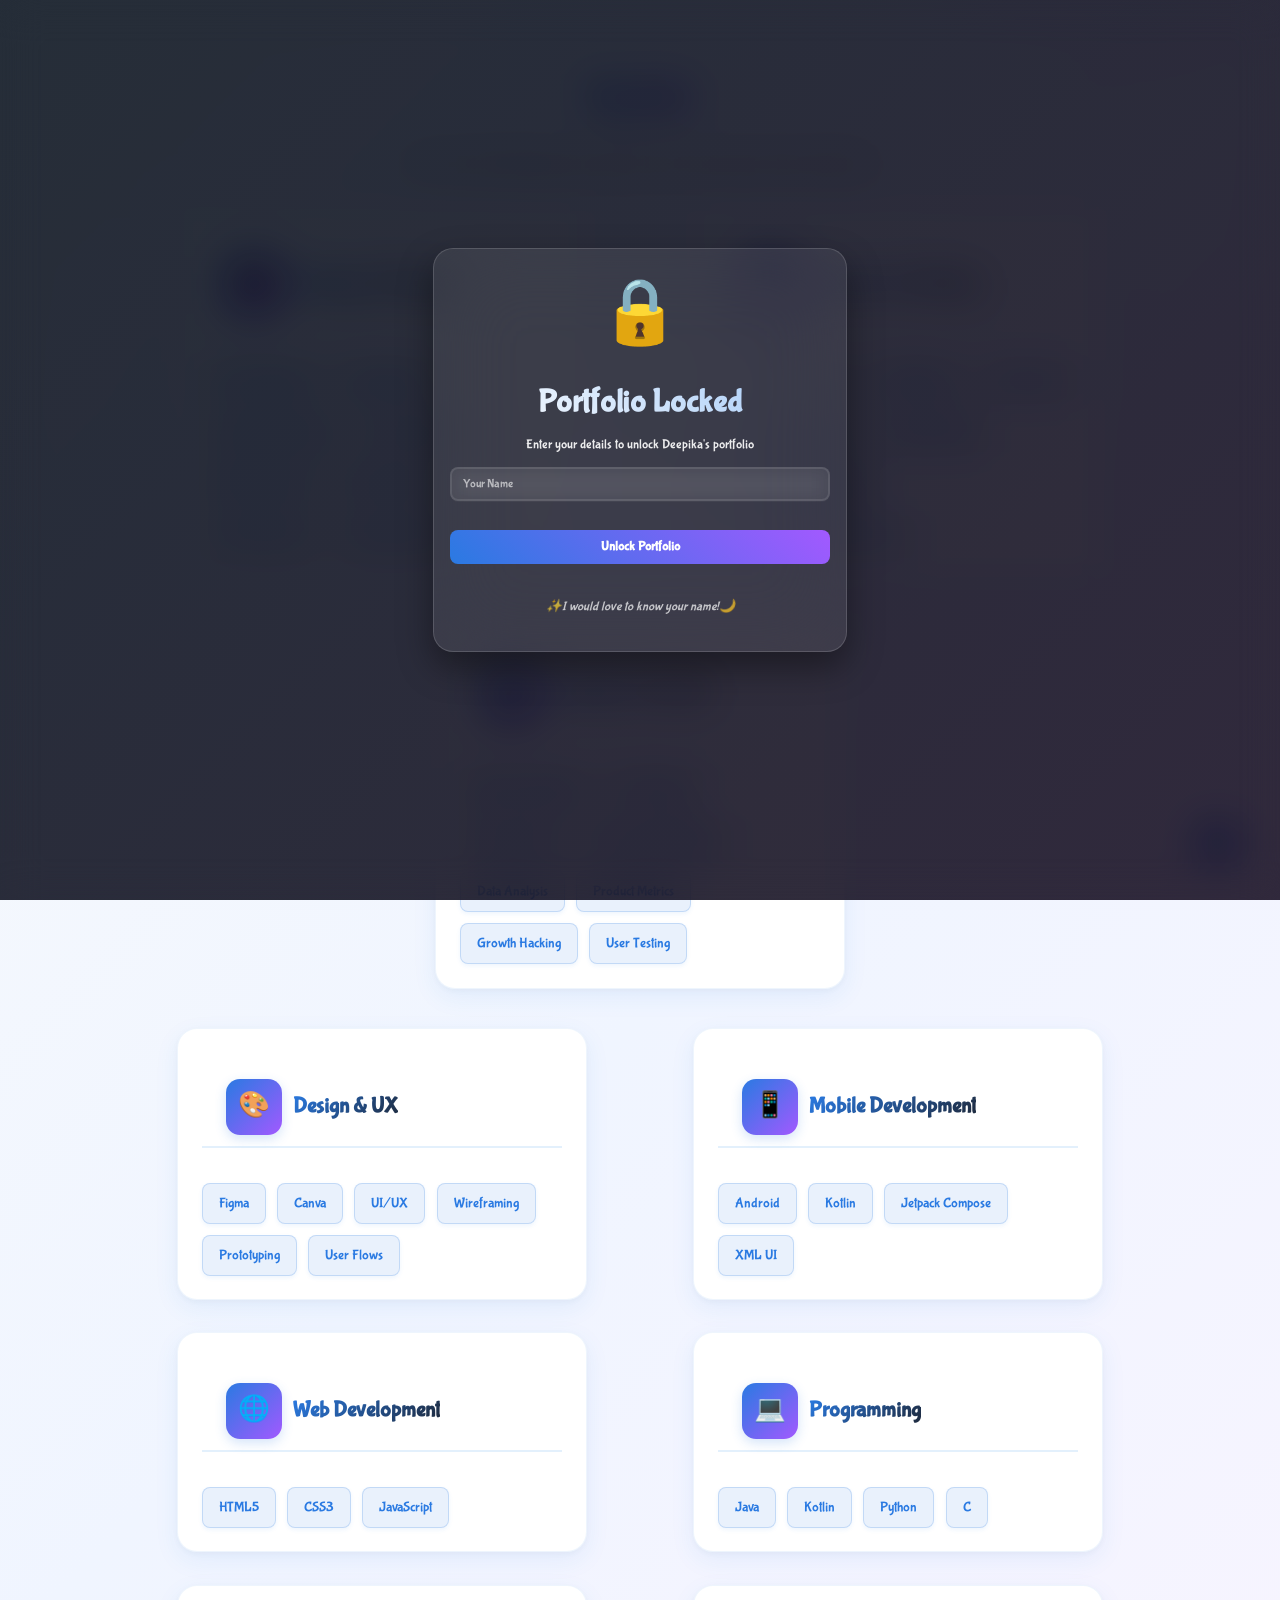
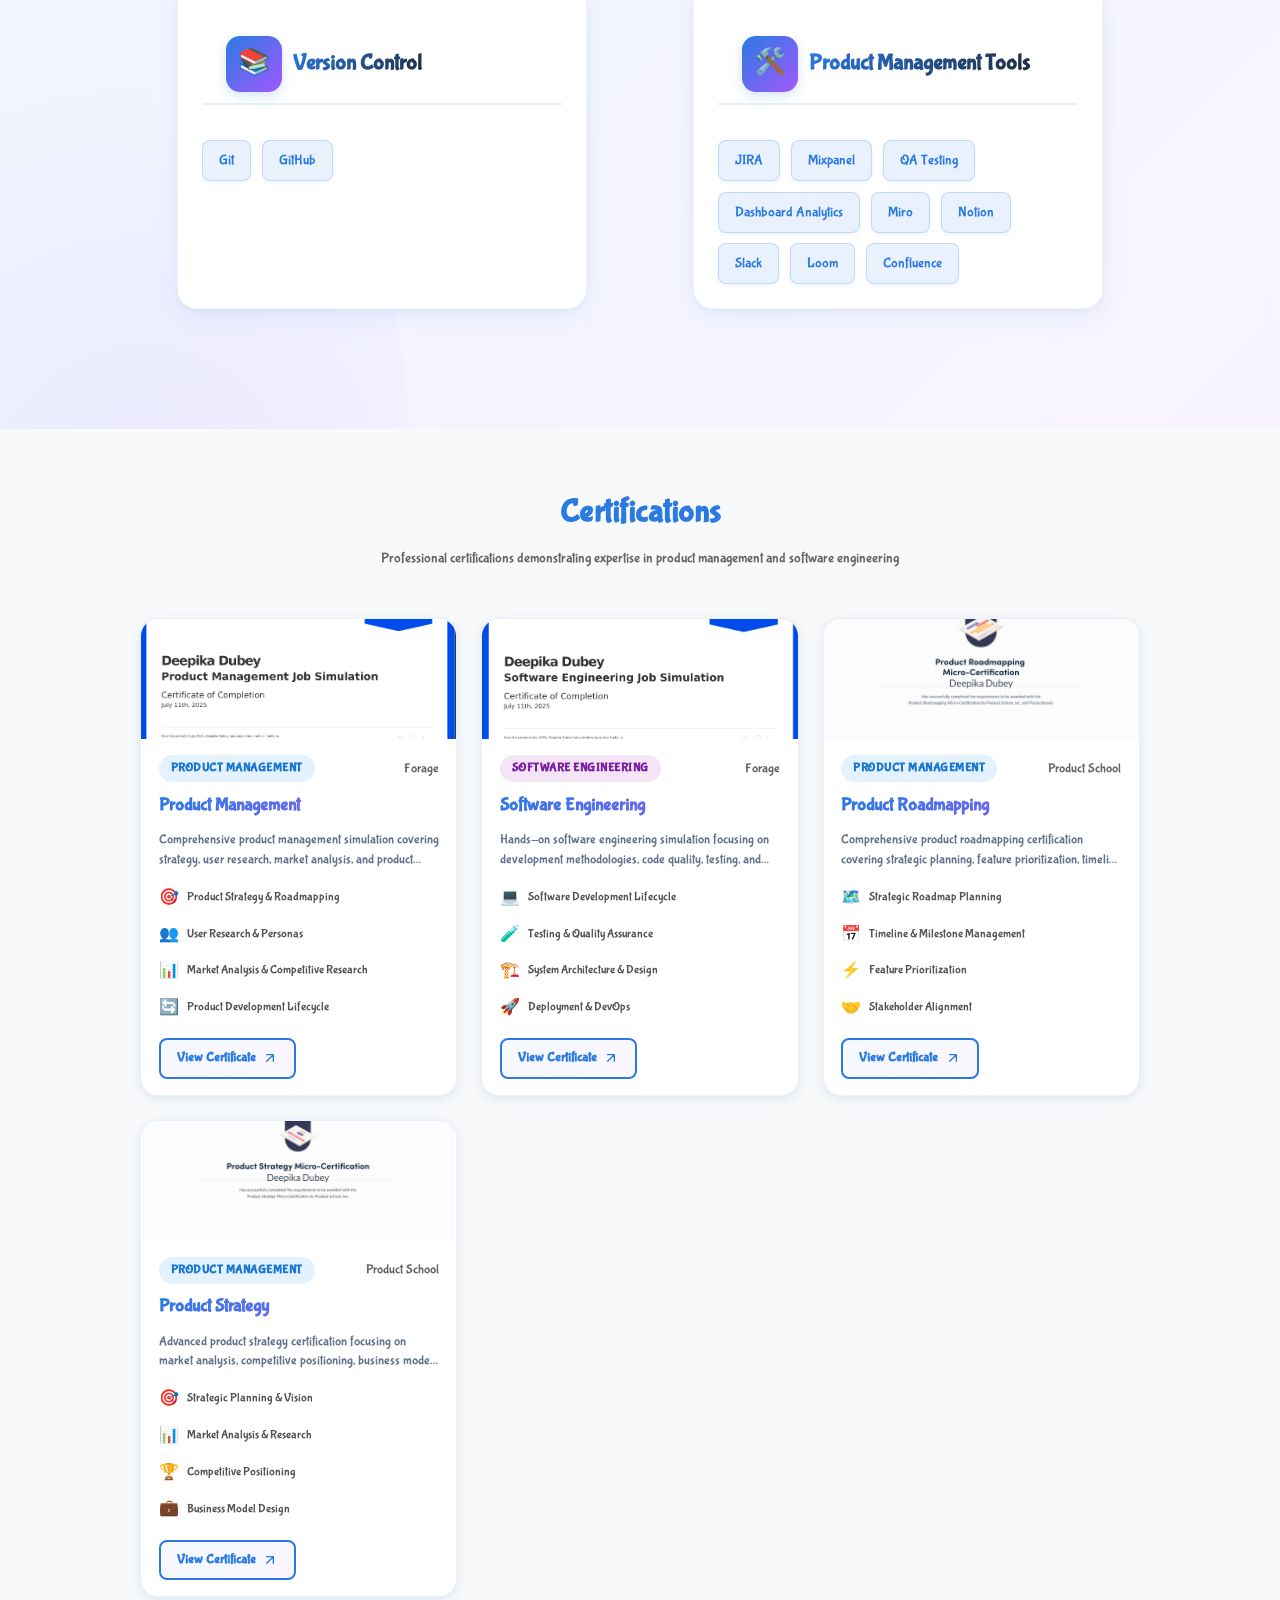
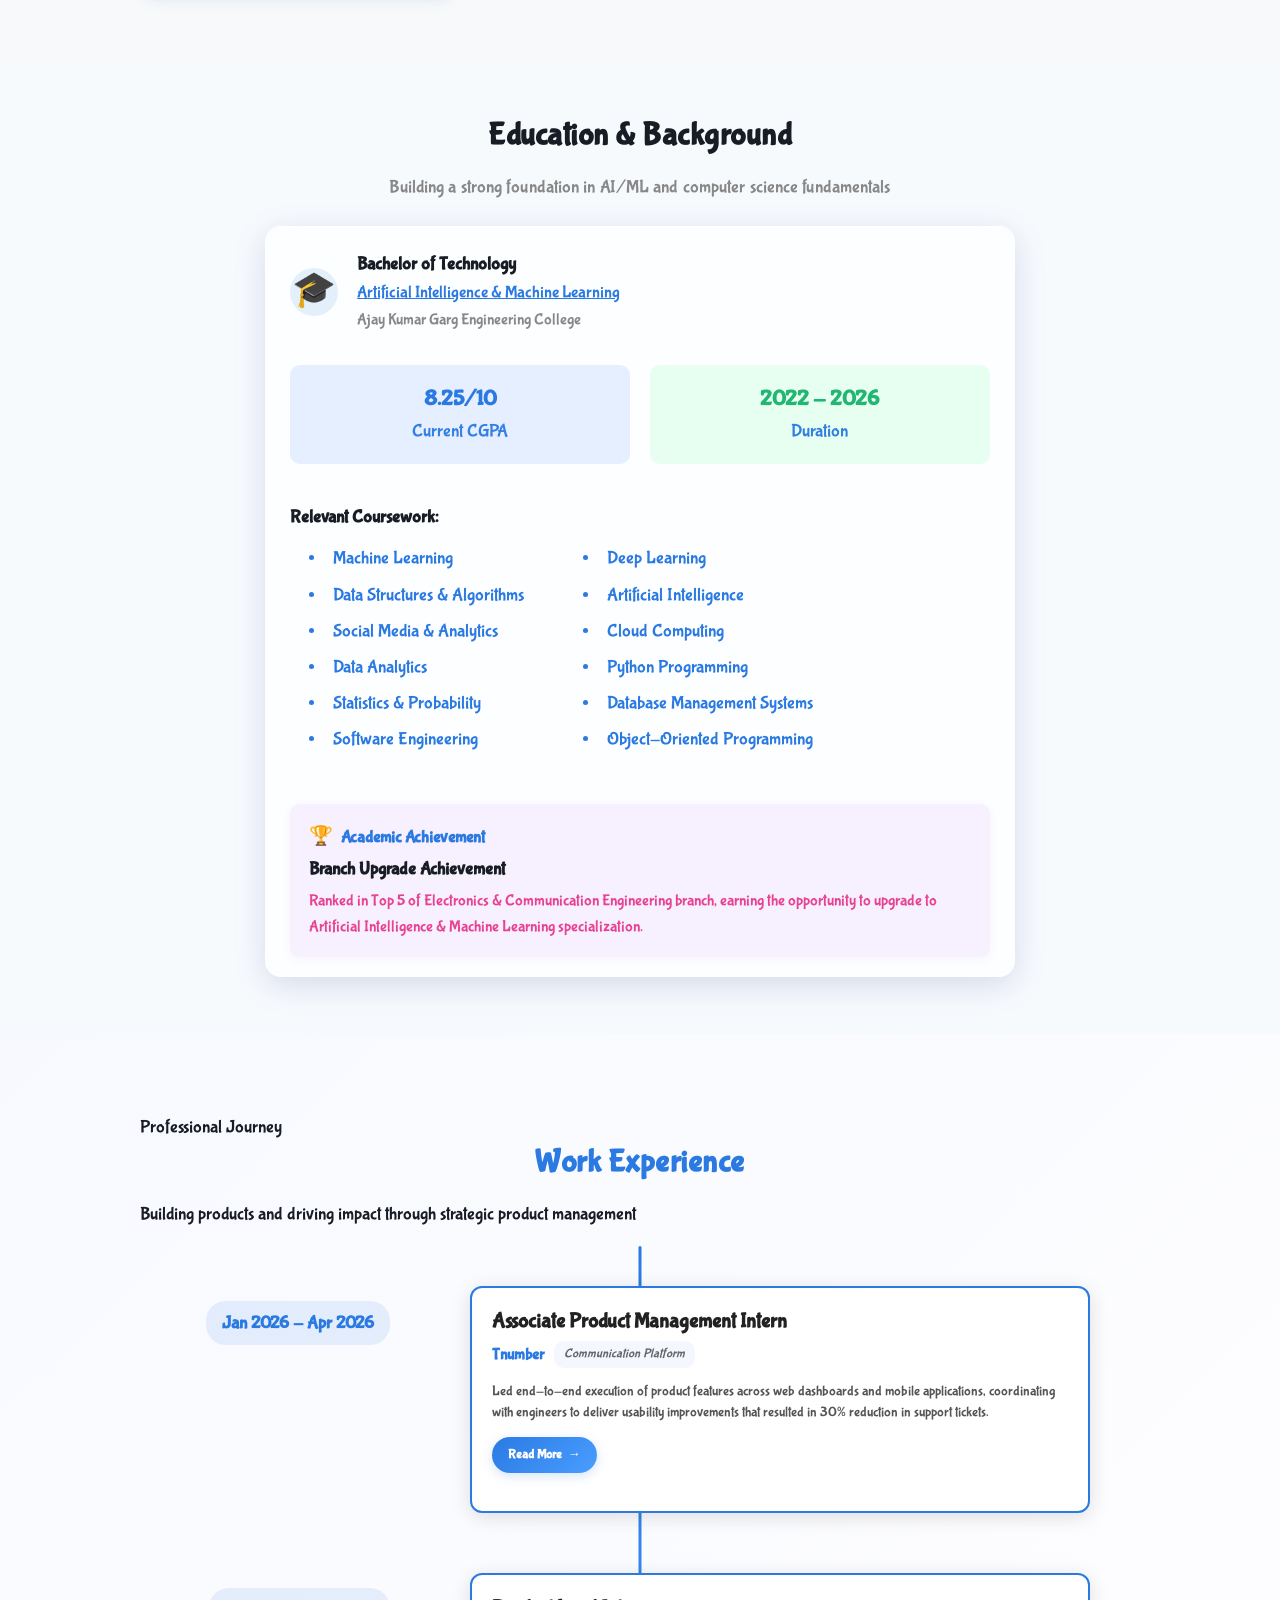
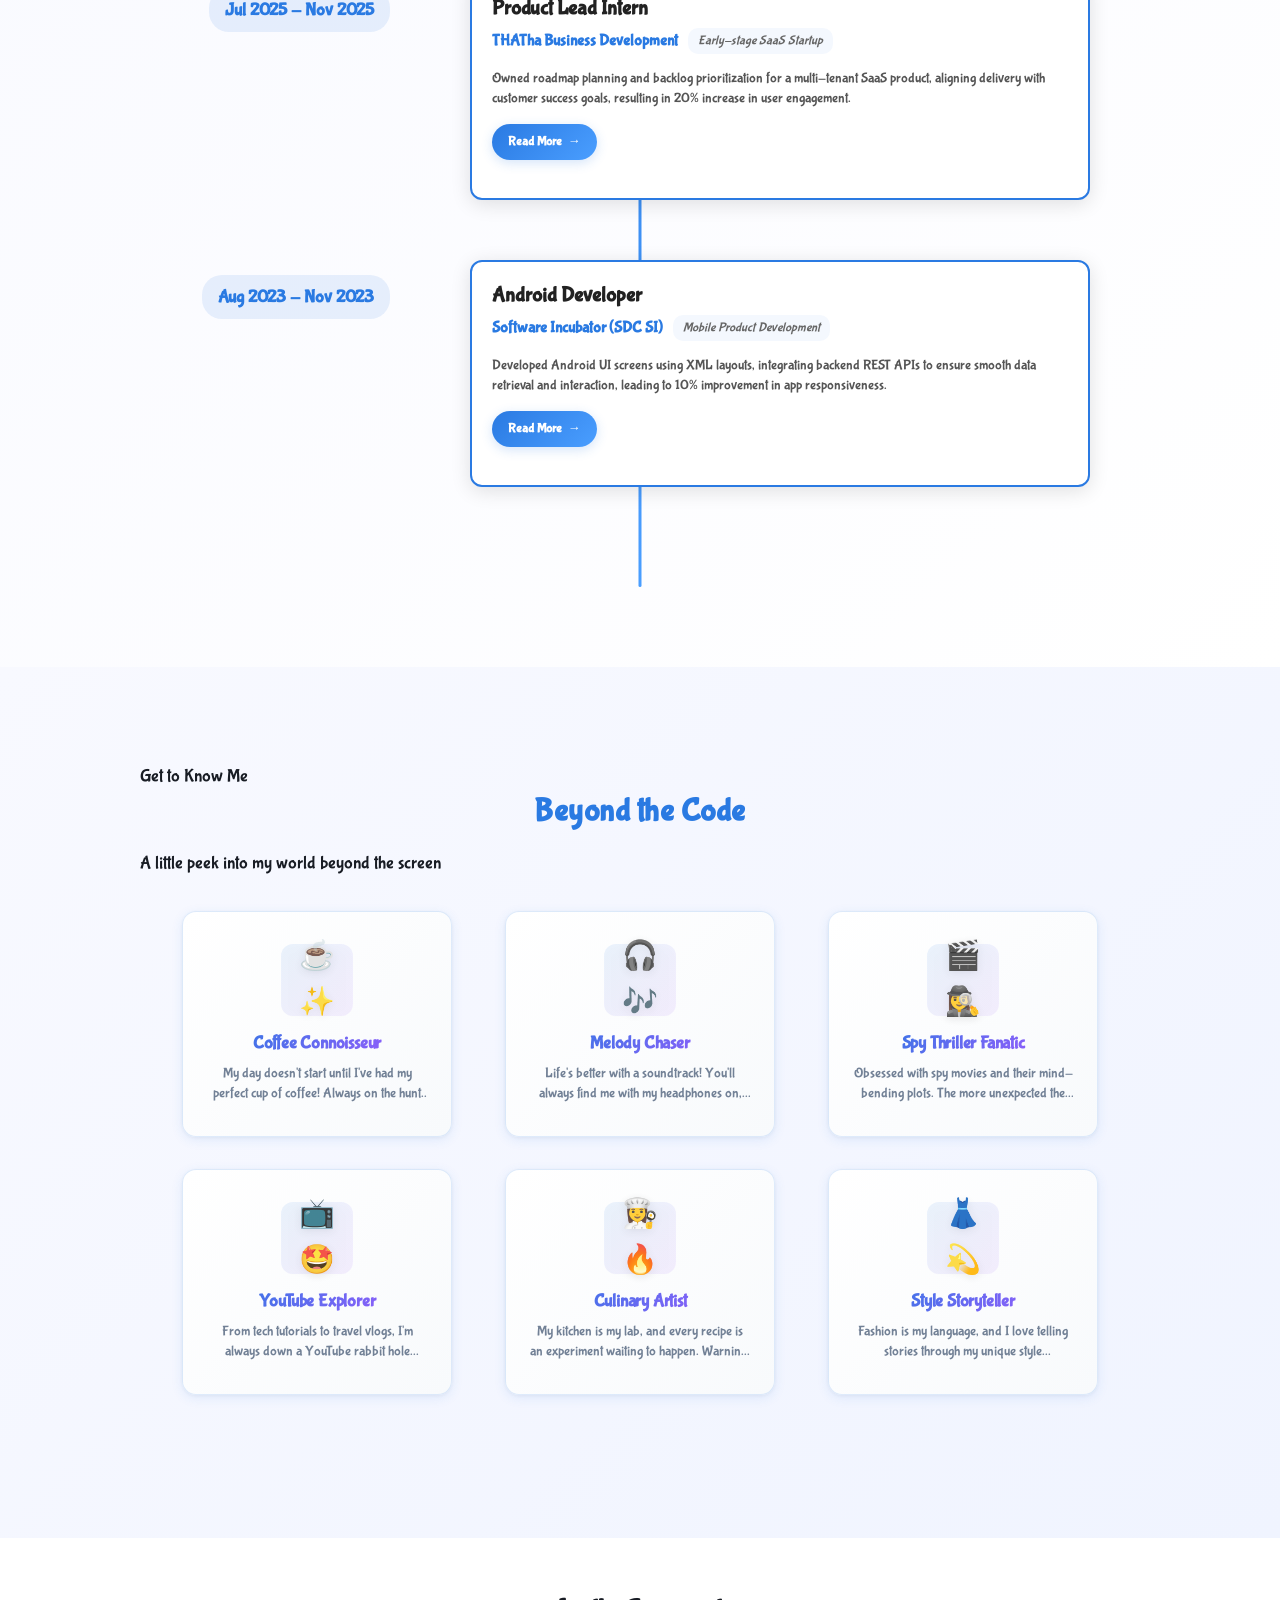
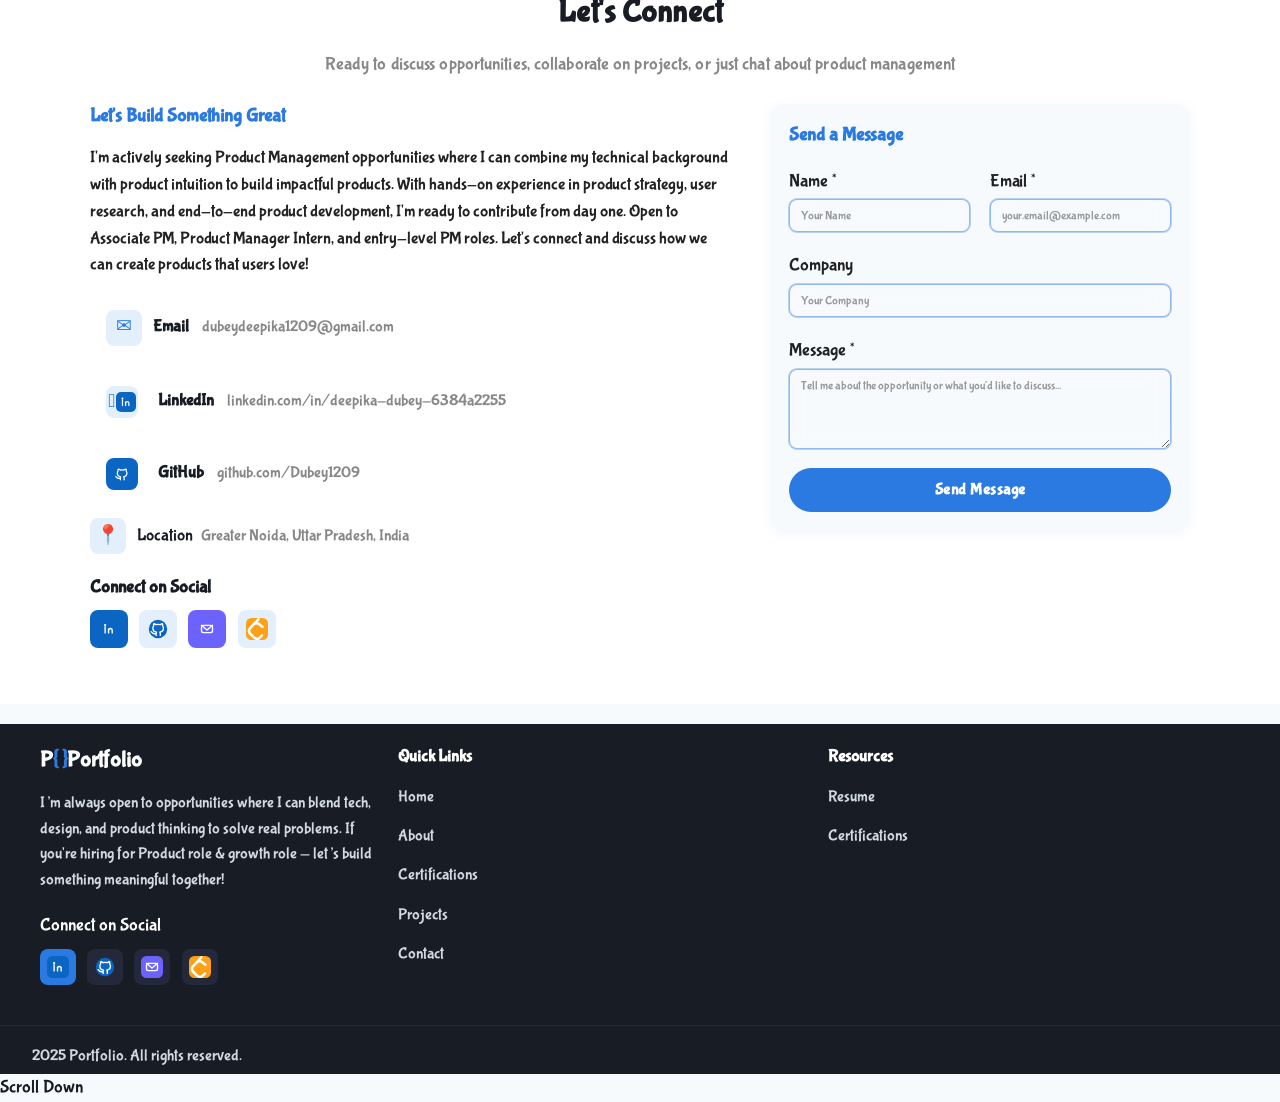
<file: index.html>
<!DOCTYPE html>
<html lang="en">
<head>
  <meta charset="UTF-8">
  <meta name="viewport" content="width=device-width, initial-scale=1.0, maximum-scale=5.0, viewport-fit=cover">
  <title>Deepika Dubey Portfolio</title>
  <meta name="description" content="Deepika Dubey's portfolio: Product Management, Software Engineering, Android, UI/UX, and more. Explore projects, skills, certifications, and story.">
  <meta property="og:title" content="Deepika Dubey | Product Manager Portfolio">
  <meta property="og:description" content="Explore Deepika Dubey's journey in product management, software engineering, and design. Projects, skills, certifications, and more.">
  <meta property="og:type" content="website">
  <meta property="og:url" content="https://your-portfolio-url.com/">
  <meta property="og:image" content="ProfilePhoto.jpeg">
  <meta name="twitter:card" content="summary_large_image">
  <meta name="twitter:title" content="Deepika Dubey | Product Manager Portfolio">
  <meta name="twitter:description" content="Explore Deepika Dubey's journey in product management, software engineering, and design. Projects, skills, certifications, and more.">
  <meta name="twitter:image" content="ProfilePhoto.jpeg">
  <link rel="icon" type="image/jpeg" href="ProfilePhoto.jpeg">
  <link rel="stylesheet" href="styles.css">
  <script src="portfolio-lock.js" defer></script>
  <script src="skill-persona.js" defer></script>
</head>
<body>
    <!-- Portfolio Lock Screen -->
    <div id="portfolio-lock" class="portfolio-lock">
      <div class="lock-overlay"></div>
      <div class="lock-container">
        <div class="lock-content">
          <div class="lock-icon">🔒</div>
          <h2 class="lock-title">Portfolio Locked</h2>
          <p class="lock-subtitle">Enter your details to unlock Deepika's portfolio</p>
          
          <form id="unlock-form" class="unlock-form">
            <div class="form-group">
              <input type="text" id="visitor-name" placeholder="Your Name" required>
            </div>
            
            <button type="submit" class="unlock-btn">
              <span class="btn-text">Unlock Portfolio</span>
              <span class="btn-loader" style="display: none;">Unlocking it......</span>
            </button>
          </form>
          
          <p class="lock-note">✨I would love to know your name!🌙 </p>
        </div>
      </div>
    </div>

    <!-- Main Content (Initially Hidden) -->
    <div id="main-content" class="main-content" style="display: none;">
      <div class="glass-shatter">
        <div class="piece1"></div>
        <div class="piece2"></div>
        <div class="piece3"></div>
        <div class="piece4"></div>
        <div class="piece5"></div>
        <div class="piece6"></div>
        <div class="piece7"></div>
        <div class="piece8"></div>
      </div>
      <div class="screen-crack"></div>
      <a href="#main-content" class="skip-link">Skip to main content</a>
  <nav class="navbar" role="navigation" aria-label="Main Navigation">
    <div class="container navbar-container">
      <a href="#home" class="logo" role="banner">P<span style="color:#2a7ae2; font-weight:bold;">&#123; &#125;</span>Portfolio</a>
      <button class="menu-toggle" aria-label="Toggle navigation menu" aria-expanded="false" aria-controls="navLinks">
        <span class="menu-icon"></span>
        <span class="sr-only">Menu</span>
      </button>
      <ul class="nav-links" id="navLinks">
        <li class="drawer-close-btn-li">
          <button class="drawer-close-btn" aria-label="Close menu">
            <span aria-hidden="true">&times;</span>
            <span class="sr-only">Close menu</span>
          </button>
        </li>
        <li><a href="#home">Home</a></li>
        <li><a href="#about">About</a></li>
        <li class="dropdown">
          <a href="#case-studies" class="dropbtn">Projects</a>
          <div class="dropdown-content">
            <a href="#case-studies">Product (Case Studies)</a>
            <a href="#design-projects">Design</a>
            <a href="#technical-projects">Technical Projects</a>
          </div>
        </li>
        <li><a href="#skills">Skills</a></li>
        <li><a href="#certifications">Certifications</a></li>
        <li><a href="#education">Education</a></li>
        <li><a href="#experience">Experience</a></li>
        <li><a href="#fun-facts">Fun Facts</a></li>
        <li><a href="#contact">Contact</a></li>
        <li class="drawer-theme-toggle-li">
          <button id="theme-toggle" aria-label="Toggle dark mode" class="theme-toggle-btn">
            <span class="theme-toggle-icon-wrapper">
              <span id="theme-toggle-icon">🌙</span>
            </span>
          </button>
        </li>
      </ul>
      <div class="drawer-overlay" tabindex="-1" aria-hidden="true"></div>
    </div>
  </nav>
  <main id="main-content" role="main">
  <section id="home" class="section home-section">
    <div class="home-bg"></div>
    <div class="container home-container">
      <div class="home-left">
        <h1 class="home-title">Hi, I'm <span class="home-name home-name-blue">Deepika Dubey</span></h1>
        <h2 class="home-subtitle">Aspiring Product Manager | Building Products That Matter</h2>
        <div class="home-desc">I'm a product-obsessed engineer who transforms user problems into impactful solutions. With hands-on experience in product strategy, user research, and technical execution, I bridge the gap between vision and reality. I've built products from scratch, analyzed user behavior, and crafted roadmaps that drive growth. My superpower? Combining technical depth with product intuition to create experiences users love.</div>
        <div class="home-btns">
          <a href="DeepikaDubey_PM.pdf" download class="btn btn-outline">Download Resume</a>
          <a href="my-story.html" class="btn btn-outline">Read My Story</a>
        </div>
      </div>
      <div class="home-right">
        <img src="ProfilePhoto.jpeg" alt="Deepika Dubey" class="home-photo" loading="lazy">
      </div>
    </div>
  </section>
  <section id="about" class="section about-section">
    <div class="container about-container">
      <h2 class="about-title">About Me</h2>
      <p class="about-subtitle">Product Manager | Engineer | User Advocate</p>
      <div class="about-content">
        <div class="about-image">
          <img src="Image2.png" alt="Student working at laptop" loading="lazy" />
        </div>
        <div class="about-details">
          <h3 class="about-headline">Product-First Mindset. User-Centric Execution.</h3>
          <p>Hey, I'm Deepika Dubey — an aspiring Product Manager with a unique blend of technical depth and product intuition. Currently in my final year at AKGEC (2022–2026, CGPA 8.2), I've spent the last few years building products, conducting user research, and crafting product strategies that solve real problems. What sets me apart? I don't just think like a PM — I've built products from scratch, designed user flows, analyzed metrics, and created roadmaps that drive impact. My technical background gives me the ability to work closely with engineers, while my product mindset ensures we're always building the right thing. I'm passionate about turning user problems into solutions that people love, and I'm ready to bring that energy to your team.</p>
          <div class="about-cards">
            <div class="about-card"><span class="about-card-main">4+</span><br><span class="about-card-label">Product Case Studies</span></div>
            <div class="about-card"><span class="about-card-main">8+</span><br><span class="about-card-label">Products Built</span></div>
            <div class="about-card"><span class="about-card-main">100%</span><br><span class="about-card-label">User-Centric Focus</span></div>
            <div class="about-card"><span class="about-card-main">2026</span><br><span class="about-card-label">Ready to Launch</span></div>
          </div>
        </div>
      </div>
    </div>
  </section>
  
  <!-- Fun Facts section moved to after Projects section -->
  
  <section id="case-studies" class="section case-studies-section">
    <div class="container">
      <h2 class="projects-title" style="animation: fadeInUp 0.8s ease-out;">Product Case Studies</h2>
      <p class="projects-subtitle" style="animation: fadeInUp 1s ease-out;">Strategic product thinking in action: Problem identification, solution design, and impact measurement</p>
      
      <div class="projects-cards-row">
        <!-- ProfileBoost Case Study -->
        <div class="project-card interactive-card" style="--card-bg:#f5f0ff;" data-project="profileboost-case-study">
          <div class="project-front">
            <div class="project-meta">
              <div class="project-meta-content">
                <span class="project-category case-study">ProfileBoost | EduTech</span>
                <span class="project-tag">AI-Powered Career Guidance</span>
              </div>
            </div>
            <h3 class="case-study-title">AI-Driven University Application Assistant</h3>
            <div class="project-desc">
              <ul>
                <li><strong>Problem Solving:</strong> Addressed the challenge of students struggling with university applications by creating a structured, AI-powered guidance system</li>
                <li><strong>Key Features:</strong> Personalized roadmap, mentor validation, progress tracking, and AI-powered profile analysis</li>
                <li><strong>Impact:</strong> 35% increase in project completion rates and 40% improvement in profile strength scores among users</li>
                <li><strong>Tech Stack:</strong> AI/ML for personalized recommendations, Interactive dashboards, Mentor validation system</li>
              </ul>
            </div>
          </div>
          <div class="project-actions">
            <div class="project-actions-content">
              <h4>View Case Study</h4>
              <div class="project-buttons">
                <a href="https://drive.google.com/file/d/1WdsAeV3B2lPPiX6uXersP9Nvj6OY-6v8/view?usp=sharing" class="project-btn live-btn" target="_blank" rel="noopener">
                  <svg width="16" height="16" viewBox="0 0 24 24" fill="none">
                    <path d="M18 13V6A2 2 0 0 0 16 4H4A2 2 0 0 0 2 6V18A2 2 0 0 0 4 20H16A2 2 0 0 0 18 18V13Z" stroke="currentColor" stroke-width="2"/>
                    <path d="M8 21L12 17L16 21" stroke="currentColor" stroke-width="2" stroke-linecap="round" stroke-linejoin="round"/>
                  </svg>
                  View Case Study
                </a>
              </div>
            </div>
          </div>
        </div>
        
        <!-- DealSight Case Study -->
        <div class="project-card interactive-card" style="--card-bg:#e6f7ff;" data-project="dealsight-case-study">
          <div class="project-front">
            <div class="project-meta">
              <div class="project-meta-content">
                <span class="project-category case-study">DealSight | Product Management</span>
                <span class="project-tag">Dashboard Design</span>
              </div>
            </div>
            <h3 class="case-study-title">VP Dashboard for Deal Management</h3>
            <div class="project-desc">
              <ul>
                <li><strong>Problem Discovery:</strong> Conducted stakeholder interviews identifying critical pain points in deal management workflow</li>
                <li><strong>Solution Design:</strong> Designed centralized dashboard reducing information scatter and improving decision-making speed</li>
                <li><strong>Implementation Strategy:</strong> Created phased rollout plan with clear success metrics and stakeholder alignment</li>
              </ul>
            </div>
          </div>
          <div class="project-actions">
            <div class="project-actions-content">
              <h4>View Case Study</h4>
              <div class="project-buttons">
                <a href="https://drive.google.com/file/d/1EOR37OTjL2g8ERE4fF1Y0dU6lUqYF4o2/view?usp=sharing" class="project-btn live-btn" target="_blank" rel="noopener">
                  <svg width="16" height="16" viewBox="0 0 24 24" fill="none">
                    <path d="M18 13V6A2 2 0 0 0 16 4H4A2 2 0 0 0 2 6V18A2 2 0 0 0 4 20H16A2 2 0 0 0 18 18V13Z" stroke="currentColor" stroke-width="2"/>
                    <path d="M8 21L12 17L16 21" stroke="currentColor" stroke-width="2" stroke-linecap="round" stroke-linejoin="round"/>
                  </svg>
                  View Case Study
                </a>
              </div>
            </div>
          </div>
        </div>
        
        <!-- Nykaa Case Study -->
        <div class="project-card interactive-card" style="--card-bg:#fff0f6;" data-project="nykaa-case-study">
          <div class="project-front">
            <div class="project-meta">
              <div class="project-meta-content">
                <span class="project-category case-study">Nykaa | Product Thinking</span>
                <span class="project-tag">E-commerce/D2C</span>
              </div>
            </div>
            <h3 class="case-study-title">Enhancing Product Discovery on Nykaa</h3>
            <div class="project-desc">
              <ul>
                <li><strong>User Research:</strong> Analyzed user behavior data and conducted interviews to identify discovery friction points</li>
                <li><strong>Data-Driven Insights:</strong> Correlated conversion metrics with user journey maps to prioritize solutions</li>
                <li><strong>Product Solution:</strong> Designed enhanced search and recommendation features improving product findability by 35%</li>
              </ul>
            </div>
          </div>
          <div class="project-actions">
            <div class="project-actions-content">
              <h4>View Case Study</h4>
              <div class="project-buttons">
                <a href="https://drive.google.com/file/d/1ZUymu76PjPp_4cO4XVgOTWP7BVeAE-X3/view?usp=drivesdk" class="project-btn live-btn" target="_blank" rel="noopener">
                  <svg width="16" height="16" viewBox="0 0 24 24" fill="none">
                    <path d="M18 13V6A2 2 0 0 0 16 4H4A2 2 0 0 0 2 6V18A2 2 0 0 0 4 20H16A2 2 0 0 0 18 18V13Z" stroke="currentColor" stroke-width="2"/>
                    <path d="M8 21L12 17L16 21" stroke="currentColor" stroke-width="2" stroke-linecap="round" stroke-linejoin="round"/>
                  </svg>
                  View Case Study PDF
                </a>
              </div>
            </div>
          </div>
        </div>
        
        <!-- Josh Talks AI Case Study -->
        <div class="project-card interactive-card" style="--card-bg:#f0f9ff;" data-project="josh-ai-case-study">
          <div class="project-front">
            <div class="project-meta">
              <div class="project-meta-content">
                <span class="project-category case-study">Josh Talks AI | Product Thinking</span>
                <span class="project-tag">AI/ML Platform</span>
              </div>
            </div>
            <h3 class="case-study-title">Designing Scalable AI Data Platforms</h3>
            <div class="project-desc">
              <ul>
                <li><strong>Data Collection Platform:</strong> Designed a scalable solution for collecting 1000+ culturally relevant images per village across India with offline-first functionality</li>
                <li><strong>Quality Control System:</strong> Implemented multi-layered validation including on-device checks, server-side validation, and human review workflows</li>
                <li><strong>Data Integrity:</strong> Developed automated systems to detect and prevent low-quality submissions, ensuring dataset reliability for AI training</li>
              </ul>
            </div>
          </div>
          <div class="project-actions">
            <div class="project-actions-content">
              <h4>View Case Study</h4>
              <div class="project-buttons">
                <a href="https://drive.google.com/file/d/1d-ZoWmXAj4re-tM_EHLVvEBS_l3YEKGB/view?usp=sharing" class="project-btn live-btn" target="_blank" rel="noopener">
                  <svg width="16" height="16" viewBox="0 0 24 24" fill="none">
                    <path d="M18 13V6A2 2 0 0 0 16 4H4A2 2 0 0 0 2 6V18A2 2 0 0 0 4 20H16A2 2 0 0 0 18 18V13Z" stroke="currentColor" stroke-width="2"/>
                    <path d="M8 21L12 17L16 21" stroke="currentColor" stroke-width="2" stroke-linecap="round" stroke-linejoin="round"/>
                  </svg>
                  View Case Study PDF
                </a>
              </div>
            </div>
          </div>
        </div>
        <div class="project-card interactive-card" style="--card-bg:#f0f7ff;" data-project="growth-strategy">
          <div class="project-front">
            <div class="project-meta">
              <div class="project-meta-content">
                <span class="project-category case-study">TaskPilot | Product Marketing</span>
                <span class="project-tag">Go-to-Market</span>
              </div>
            </div>
            <h3 class="case-study-title">TaskPilot - AI-Powered Task Management</h3>
            <div class="project-desc">
              <ul>
                <li><strong>Growth Strategy:</strong> Developed comprehensive go-to-market strategy targeting key customer segments</li>
                <li><strong>Market Research:</strong> Conducted deep analysis of potential leads, identified pain points, and crafted value propositions</li>
                <li><strong>Outreach Framework:</strong> Created scalable outreach strategy with personalized email templates improving response rates</li>
              </ul>
            </div>
          </div>
          <div class="project-actions">
            <div class="project-actions-content">
              <h4>View Strategy</h4>
              <div class="project-buttons">
                <a href="https://drive.google.com/file/d/1VLA2_GpYhYIl-CZdHJ1L5BqV1tn7cT6g/view?usp=sharing" class="project-btn live-btn" target="_blank" rel="noopener">
                  <svg width="16" height="16" viewBox="0 0 24 24" fill="none">
                    <path d="M18 13V6A2 2 0 0 0 16 4H4A2 2 0 0 0 2 6V18A2 2 0 0 0 4 20H16A2 2 0 0 0 18 18V13Z" stroke="currentColor" stroke-width="2"/>
                    <path d="M8 21L12 17L16 21" stroke="currentColor" stroke-width="2" stroke-linecap="round" stroke-linejoin="round"/>
                  </svg>
                  View Strategy Document
                </a>
              </div>
            </div>
        </div>
      </div>
    </div>
  </section>
  
  <section id="design-projects" class="section projects-section">
    <div class="container">
      <h2 class="projects-title" style="animation: fadeInUp 0.8s ease-out;">Product Design & UX</h2>
      <p class="projects-subtitle" style="animation: fadeInUp 1s ease-out;">Designing user-centered products with deep focus on user research, wireframing, and prototyping</p>
      <div class="projects-cards-row">
        <div class="project-card interactive-card" style="--card-bg:#e6e6ff;" data-project="fempower">
          <div class="project-front">
            <div class="project-meta"><span class="project-category mobile">FemPower | Figma</span></div>
            <h3 class="project-title">FemPower - Women's Safety App</h3>
            <div class="project-desc">
              <ul>
                <li><strong>Product Strategy:</strong> Identified critical safety gap, designed comprehensive solution addressing UN SDG on gender equality</li>
                <li><strong>Multi-Stakeholder Design:</strong> Created distinct user flows for users, lawyers, and counselors ensuring seamless experience</li>
                <li><strong>User Research:</strong> Conducted interviews to understand pain points and designed features that truly address user needs</li>
              </ul>
            </div>
          </div>
          <div class="project-actions">
            <div class="project-actions-content">
              <h4>View Design</h4>
              <div class="project-buttons">
                <a href="https://www.figma.com/design/AJhxLu0O16JKwCPdPRGzDD/Fempower?node-id=0-1&t=40Q84YtE8tf4gs2n-1" class="project-btn live-btn" target="_blank" rel="noopener">
                  <svg width="16" height="16" viewBox="0 0 24 24" fill="none" xmlns="http://www.w3.org/2000/svg">
                    <rect width="24" height="24" rx="6" fill="#F24E1E"/>
                    <path d="M12 7.5C12 6.11929 13.1193 5 14.5 5C15.8807 5 17 6.11929 17 7.5C17 8.88071 15.8807 10 14.5 10H12V7.5Z" fill="white"/>
                    <path d="M7 7.5C7 6.11929 8.11929 5 9.5 5C10.8807 5 12 6.11929 12 7.5V10H9.5C8.11929 10 7 8.88071 7 7.5Z" fill="white"/>
                    <path d="M17 12C17 13.3807 15.8807 14.5 14.5 14.5C13.1193 14.5 12 13.3807 12 12V10H14.5C15.8807 10 17 11.1193 17 12Z" fill="white"/>
                    <path d="M12 12C12 13.3807 10.8807 14.5 9.5 14.5C8.11929 14.5 7 13.3807 7 12C7 10.6193 8.11929 9.5 9.5 9.5H12V12Z" fill="white"/>
                    <circle cx="12" cy="17" r="2" fill="white"/>
                  </svg>
                  View Figma Design
                </a>
                <a href="https://www.figma.com/proto/AJhxLu0O16JKwCPdPRGzDD/Fempower?page-id=0%3A1&node-id=86-128&p=f&viewport=-531%2C-139%2C0.02&t=yBM9ZA8nOEOuA9vq-1&scaling=scale-down&content-scaling=fixed&starting-point-node-id=86%3A128&show-proto-sidebar=1" class="project-btn live-btn" target="_blank" rel="noopener">
                  <svg width="16" height="16" viewBox="0 0 24 24" fill="none">
                    <path d="M14 3H7a2 2 0 0 0-2 2v14a2 2 0 0 0 2 2h10a2 2 0 0 0 2-2V8l-5-5Z" stroke="currentColor" stroke-width="2" stroke-linecap="round" stroke-linejoin="round"/>
                    <path d="M14 3v5h5" stroke="currentColor" stroke-width="2" stroke-linecap="round" stroke-linejoin="round"/>
                    <path d="M10 13l2 2 4-4" stroke="currentColor" stroke-width="2" stroke-linecap="round" stroke-linejoin="round"/>
                  </svg>
                  View Prototype
                </a>
              </div>
            </div>
          </div>
        </div>
        <div class="project-card interactive-card" style="--card-bg:#e0f7fa; --btn-bg:#ffd6e7; --btn-hover-bg:#ffb3d9;" data-project="inventory-mgmt">
          <div class="project-front">
            <div class="project-meta"><span class="project-category mobile">Imaster | Figma</span></div>
            <h3 class="project-title">Imaster - Inventory Management</h3>
            <div class="project-desc">
              <ul>
                <li><strong>Product Discovery:</strong> Identified small business pain points through user interviews and market research</li>
                <li><strong>Product Design:</strong> Designed end-to-end workflow optimizing inventory tracking, order management, and reporting</li>
                <li><strong>Validation:</strong> Conducted user testing sessions to validate design decisions and iterate for better product-market fit</li>
              </ul>
            </div>
          </div>
          <div class="project-actions">
            <div class="project-actions-content">
              <h4>View Design</h4>
              <div class="project-buttons">
                <a href="https://www.figma.com/design/nWNPpaS83adRQz00QYDXXQ/Untitled?node-id=0-1&t=ky0Gt1fMRxpreV30-1" target="_blank" rel="noopener noreferrer" class="project-btn">
                  <svg width="16" height="16" viewBox="0 0 24 24" fill="none" xmlns="http://www.w3.org/2000/svg">
                    <rect width="24" height="24" rx="6" fill="#F24E1E"/>
                    <path d="M12 7.5C12 6.11929 13.1193 5 14.5 5C15.8807 5 17 6.11929 17 7.5C17 8.88071 15.8807 10 14.5 10H12V7.5Z" fill="white"/>
                    <path d="M7 7.5C7 6.11929 8.11929 5 9.5 5C10.8807 5 12 6.11929 12 7.5V10H9.5C8.11929 10 7 8.88071 7 7.5Z" fill="white"/>
                    <path d="M17 12C17 13.3807 15.8807 14.5 14.5 14.5C13.1193 14.5 12 13.3807 12 12V10H14.5C15.8807 10 17 11.1193 17 12Z" fill="white"/>
                    <path d="M12 12C12 13.3807 10.8807 14.5 9.5 14.5C8.11929 14.5 7 13.3807 7 12C7 10.6193 8.11929 9.5 9.5 9.5H12V12Z" fill="white"/>
                    <circle cx="12" cy="17" r="2" fill="white"/>
                    <path d="M17 12C17 13.3807 15.8807 14.5 14.5 14.5C13.1193 14.5 12 13.3807 12 12V10H14.5C15.8807 10 17 11.1193 17 12Z" fill="white"/>
                    <path d="M12 12C12 13.3807 10.8807 14.5 9.5 14.5C8.11929 14.5 7 13.3807 7 12C7 10.6193 8.11929 9.5 9.5 9.5H12V12Z" fill="white"/>
                    <circle cx="12" cy="17" r="2" fill="white"/>
                  </svg>
                  View Figma Design
                  <i class="fas fa-external-link-alt" style="margin-left: 6px; font-size: 0.8em;"></i>
                </a>
              </div>
            </div>
          </div>
        </div>

        <div class="project-card interactive-card" style="--card-bg:#f0f7ff;" data-project="humaness-app">
          <div class="project-front">
            <div class="project-meta"><span class="project-category mobile">Humaness App | Figma</span></div>
            <h3 class="project-title">Humaness App</h3>
            <div class="project-desc">
              <ul>
                <li><strong>Image Collection Platform:</strong> Designed an offline-first contributor workflow to collect 1,000+ culturally relevant images per village with captions and low-connectivity handling</li>
                <li><strong>Quality & Location Accuracy:</strong> Built validation steps for location confidence, submission checks, and admin verification to reduce low-quality uploads</li>
                <li><strong>Admin Monitoring:</strong> Designed coverage monitoring views to track village-wise progress and flag gaps for faster dataset completion</li>
              </ul>
            </div>
          </div>
          <div class="project-actions">
            <div class="project-actions-content">
              <h4>View Design</h4>
              <div class="project-buttons">
                <a href="https://www.figma.com/design/kmUgYn6N7HVYqc2YWvcWPA/Josh-Talks-?node-id=0-1&t=vuWC2rWECsjKFhoq-1" class="project-btn live-btn" target="_blank" rel="noopener">
                  <svg width="16" height="16" viewBox="0 0 24 24" fill="none" xmlns="http://www.w3.org/2000/svg">
                    <rect width="24" height="24" rx="6" fill="#F24E1E"/>
                    <path d="M12 7.5C12 6.11929 13.1193 5 14.5 5C15.8807 5 17 6.11929 17 7.5C17 8.88071 15.8807 10 14.5 10H12V7.5Z" fill="white"/>
                    <path d="M7 7.5C7 6.11929 8.11929 5 9.5 5C10.8807 5 12 6.11929 12 7.5V10H9.5C8.11929 10 7 8.88071 7 7.5Z" fill="white"/>
                    <path d="M17 12C17 13.3807 15.8807 14.5 14.5 14.5C13.1193 14.5 12 13.3807 12 12V10H14.5C15.8807 10 17 11.1193 17 12Z" fill="white"/>
                    <path d="M12 12C12 13.3807 10.8807 14.5 9.5 14.5C8.11929 14.5 7 13.3807 7 12C7 10.6193 8.11929 9.5 9.5 9.5H12V12Z" fill="white"/>
                    <circle cx="12" cy="17" r="2" fill="white"/>
                  </svg>
                  View Figma Design
                </a>
                <a href="https://www.figma.com/proto/kmUgYn6N7HVYqc2YWvcWPA/Josh-Talks-?page-id=0%3A1&node-id=1-117&p=f&viewport=140%2C160%2C0.03&t=UxOt3dRWjRJXVRQ3-1&scaling=min-zoom&content-scaling=fixed&starting-point-node-id=1%3A250" class="project-btn live-btn" target="_blank" rel="noopener">
                  <svg width="16" height="16" viewBox="0 0 24 24" fill="none">
                    <path d="M14 3H7a2 2 0 0 0-2 2v14a2 2 0 0 0 2 2h10a2 2 0 0 0 2-2V8l-5-5Z" stroke="currentColor" stroke-width="2" stroke-linecap="round" stroke-linejoin="round"/>
                    <path d="M14 3v5h5" stroke="currentColor" stroke-width="2" stroke-linecap="round" stroke-linejoin="round"/>
                    <path d="M10 13l2 2 4-4" stroke="currentColor" stroke-width="2" stroke-linecap="round" stroke-linejoin="round"/>
                  </svg>
                  View Prototype
                </a>
              </div>
            </div>
          </div>
        </div>
      </div>
    </div>
  </section>
  
  <section id="technical-projects" class="section projects-section">
    <div class="container">
      <h2 class="projects-title" style="animation: fadeInUp 0.8s ease-out;">Product-Building Experience</h2>
      <p class="projects-subtitle" style="animation: fadeInUp 1s ease-out;">Building products end-to-end: From user research to deployment, showcasing product thinking in action</p>
      <div class="projects-cards-row">
        <div class="project-card interactive-card" style="--card-bg:#f8e6ff;" data-project="brunchbliss">
          <div class="project-front">
            <div class="project-meta"><span class="project-category web">BrunchBliss | Product + Engineering</span></div>
            <div class="project-desc">
              <ul>
                <li><strong>Product Impact:</strong> Identified pain point in college canteen ordering, designed solution reducing wait time by 40%</li>
                <li><strong>User-Centric Design:</strong> Built intuitive cart system with streamlined checkout flow, improving user satisfaction</li>
                <li><strong>Technical Execution:</strong> Developed Kotlin-based app with focus on seamless user experience and transaction efficiency</li>
              </ul>
            </div>
          </div>
          <div class="project-actions">
            <div class="project-actions-content">
              <h4>View Project</h4>
              <div class="project-buttons">
                <a href="https://github.com/rockyhappy/CanteenApp" class="project-btn code-btn" target="_blank" rel="noopener">
                  <svg width="16" height="16" viewBox="0 0 24 24" fill="none">
                    <path d="M16 18L22 12L16 6M8 6L2 12L8 18" stroke="currentColor" stroke-width="2" stroke-linecap="round" stroke-linejoin="round"/>
                  </svg>
                  Code
                </a>
              </div>
            </div>
          </div>
        </div>
        <div class="project-card interactive-card" style="--card-bg:#ffe6f0;" data-project="animation">
          <div class="project-front">
            <div class="project-meta"><span class="project-category research">Animation | HTML, CSS</span></div>
            <div class="project-desc">
              <ul>
                <li>Developed and deployed a website offering simple animation options, improving user engagement through interactive design</li>
                <li>Gained hands-on experience by adding gamification elements to the platform to boost user engagement and interaction.</li>
              </ul>
            </div>
          </div>
          <div class="project-actions">
            <div class="project-actions-content">
              <h4>View Project</h4>
              <div class="project-buttons">
                <a href="https://github.com/Dubey1209/Animation" class="project-btn code-btn" target="_blank" rel="noopener">
                  <svg width="16" height="16" viewBox="0 0 24 24" fill="none">
                    <path d="M16 18L22 12L16 6M8 6L2 12L8 18" stroke="currentColor" stroke-width="2" stroke-linecap="round" stroke-linejoin="round"/>
                  </svg>
                  Code
                </a>
                <a href="https://dubey1209.github.io/Animation/" class="project-btn live-btn" target="_blank" rel="noopener">
                  <svg width="16" height="16" viewBox="0 0 24 24" fill="none">
                    <path d="M18 13V6A2 2 0 0 0 16 4H4A2 2 0 0 0 2 6V18A2 2 0 0 0 4 20H16A2 2 0 0 0 18 18V13Z" stroke="currentColor" stroke-width="2"/>
                    <path d="M8 21L12 17L16 21" stroke="currentColor" stroke-width="2" stroke-linecap="round" stroke-linejoin="round"/>
                  </svg>
                  View Live
                </a>
              </div>
            </div>
          </div>
        </div>
        <div class="project-card interactive-card" style="--card-bg:#e6f7ff;" data-project="hitthebox">
          <div class="project-front">
            <div class="project-meta"><span class="project-category web">HitTheBox | HTML, CSS, Javascript</span></div>
            <div class="project-desc">
              <ul>
                <li>Designed and developed a browser-based game inspired by Angry Birds mechanics</li>
                <li>Implemented increasing difficulty levels, score tracking, and interactive UI</li>
                <li>Used DOM manipulation and event handling to simulate projectile motion and collision</li>
              </ul>
            </div>
          </div>
          <div class="project-actions">
            <div class="project-actions-content">
              <h4>View Project</h4>
              <div class="project-buttons">
                <a href="https://github.com/Dubey1209/HitTheBall" class="project-btn code-btn" target="_blank" rel="noopener">
                  <svg width="16" height="16" viewBox="0 0 24 24" fill="none">
                    <path d="M16 18L22 12L16 6M8 6L2 12L8 18" stroke="currentColor" stroke-width="2" stroke-linecap="round" stroke-linejoin="round"/>
                  </svg>
                  Code
                </a>
                <a href="https://dubey1209.github.io/HitTheBall/" class="project-btn live-btn" target="_blank" rel="noopener">
                  <svg width="16" height="16" viewBox="0 0 24 24" fill="none">
                    <path d="M18 13V6A2 2 0 0 0 16 4H4A2 2 0 0 0 2 6V18A2 2 0 0 0 4 20H16A2 2 0 0 0 18 18V13Z" stroke="currentColor" stroke-width="2"/>
                    <path d="M8 21L12 17L16 21" stroke="currentColor" stroke-width="2" stroke-linecap="round" stroke-linejoin="round"/>
                  </svg>
                  View Live
                </a>
              </div>
            </div>
          </div>
        </div>
        <div class="project-card interactive-card" style="--card-bg:#e6ffe9;" data-project="runfinity">
          <div class="project-front">
            <div class="project-meta"><span class="project-category mobile">Runfinity | Product + Mobile</span></div>
            <div class="project-desc">
              <ul>
                <li><strong>Product Vision:</strong> Created fitness tracking solution addressing user need for motivation and progress tracking</li>
                <li><strong>User Experience:</strong> Designed smooth navigation flows and real-time feedback to increase daily engagement</li>
                <li><strong>Technical Excellence:</strong> Implemented MVVM architecture with Room DB for data persistence and optimal performance</li>
              </ul>
            </div>
          </div>
          <div class="project-actions">
            <div class="project-actions-content">
              <h4>View Project</h4>
              <div class="project-buttons">
                <a href="https://github.com/Dubey1209/Runfinity" class="project-btn code-btn" target="_blank" rel="noopener">
                  <svg width="16" height="16" viewBox="0 0 24 24" fill="none">
                    <path d="M16 18L22 12L16 6M8 6L2 12L8 18" stroke="currentColor" stroke-width="2" stroke-linecap="round" stroke-linejoin="round"/>
                  </svg>
                  Code
                </a>
              </div>
            </div>
          </div>
        </div>
        <div class="project-card interactive-card" style="--card-bg:#ffe4c4;" data-project="nostalgia">
          <div class="project-front">
            <div class="project-meta"><span class="project-category web">Nostalgia | HTML</span></div>
            <div class="project-desc">
              <ul>
                <li>It is fully & purely based on HTML & it includes nostalgic vibe of cartoon.</li>
                <li>This website helps you realise how much HTML can be made enough to build a basic website all alone.</li>
              </ul>
            </div>
          </div>
          <div class="project-actions">
            <div class="project-actions-content">
              <h4>View Project</h4>
              <div class="project-buttons">
                <a href="https://github.com/Dubey1209/Nostalgia" class="project-btn code-btn" target="_blank" rel="noopener">
                  <svg width="16" height="16" viewBox="0 0 24 24" fill="none">
                    <path d="M16 18L22 12L16 6M8 6L2 12L8 18" stroke="currentColor" stroke-width="2" stroke-linecap="round" stroke-linejoin="round"/>
                  </svg>
                  Code
                </a>
                <a href="https://dubey1209.github.io/Nostalgia/" class="project-btn live-btn" target="_blank" rel="noopener">
                  <svg width="16" height="16" viewBox="0 0 24 24" fill="none">
                    <path d="M18 13V6A2 2 0 0 0 16 4H4A2 2 0 0 0 2 6V18A2 2 0 0 0 4 20H16A2 2 0 0 0 18 18V13Z" stroke="currentColor" stroke-width="2"/>
                    <path d="M8 21L12 17L16 21" stroke="currentColor" stroke-width="2" stroke-linecap="round" stroke-linejoin="round"/>
                  </svg>
                  View Live
                </a>
              </div>
            </div>
          </div>
        </div>
        <!-- New Projects Start -->
        <div class="project-card interactive-card" style="--card-bg:#fff7e6;" data-project="calculator">
          <div class="project-front">
            <div class="project-meta"><span class="project-category web">Calculator Website | HTML, CSS, JS</span></div>
            <div class="project-desc">
              <ul>
                <li>Developed a responsive calculator website with basic arithmetic operations.</li>
                <li>Implemented a theme toggle option for dark and light modes to enhance user experience.</li>
                <li>Used clean UI and interactive design for usability on all devices.</li>
              </ul>
            </div>
          </div>
          <div class="project-actions">
            <div class="project-actions-content">
              <h4>View Project</h4>
              <div class="project-buttons">
                <a href="https://github.com/Dubey1209/Calculator-Website" class="project-btn code-btn" target="_blank" rel="noopener">
                  <svg width="16" height="16" viewBox="0 0 24 24" fill="none">
                    <path d="M16 18L22 12L16 6M8 6L2 12L8 18" stroke="currentColor" stroke-width="2" stroke-linecap="round" stroke-linejoin="round"/>
                  </svg>
                  Code
                </a>
                <a href="https://dubey1209.github.io/Website_Calculator/" class="project-btn live-btn" target="_blank" rel="noopener">
                  <svg width="16" height="16" viewBox="0 0 24 24" fill="none">
                    <path d="M18 13V6A2 2 0 0 0 16 4H4A2 2 0 0 0 2 6V18A2 2 0 0 0 4 20H16A2 2 0 0 0 18 18V13Z" stroke="currentColor" stroke-width="2"/>
                    <path d="M8 21L12 17L16 21" stroke="currentColor" stroke-width="2" stroke-linecap="round" stroke-linejoin="round"/>
                  </svg>
                  View Live
                </a>
              </div>
            </div>
          </div>
        </div>
        <div class="project-card interactive-card" style="--card-bg:#e6faff;" data-project="gallery">
          <div class="project-front">
            <div class="project-meta"><span class="project-category web">PixelVault Studio | HTML, CSS, JS</span></div>
            <div class="project-desc">
              <ul>
                <li>Created a dynamic image gallery website with grid layout and modal previews.</li>
                <li>Utilized HTML, CSS, and JavaScript for smooth transitions and responsive design.</li>
                <li>Enhanced user engagement with interactive image viewing experience.</li>
              </ul>
            </div>
          </div>
          <div class="project-actions">
            <div class="project-actions-content">
              <h4>View Project</h4>
              <div class="project-buttons">
                <a href="https://github.com/Dubey1209/PixelVault-Studio" class="project-btn code-btn" target="_blank" rel="noopener">
                  <svg width="16" height="16" viewBox="0 0 24 24" fill="none">
                    <path d="M16 18L22 12L16 6M8 6L2 12L8 18" stroke="currentColor" stroke-width="2" stroke-linecap="round" stroke-linejoin="round"/>
                  </svg>
                  Code
                </a>
                <a href="https://dubey1209.github.io/Website_Imagegallery/" class="project-btn live-btn" target="_blank" rel="noopener">
                  <svg width="16" height="16" viewBox="0 0 24 24" fill="none">
                    <path d="M18 13V6A2 2 0 0 0 16 4H4A2 2 0 0 0 2 6V18A2 2 0 0 0 4 20H16A2 2 0 0 0 18 18V13Z" stroke="currentColor" stroke-width="2"/>
                    <path d="M8 21L12 17L16 21" stroke="currentColor" stroke-width="2" stroke-linecap="round" stroke-linejoin="round"/>
                  </svg>
                  View Live
                </a>
              </div>
            </div>
          </div>
        </div>
        <div class="project-card interactive-card" style="--card-bg:#f0e6ff;" data-project="scientific-calculator">
          <div class="project-front">
            <div class="project-meta"><span class="project-category mobile">Scientific Calculator | Kotlin</span></div>
            <div class="project-desc">
              <ul>
                <li>Developed a feature-rich scientific calculator app using Kotlin.</li>
                <li>Supports advanced mathematical functions and operations.</li>
                <li>Integrated dark and light theme toggle for accessibility and user preference.</li>
              </ul>
            </div>
          </div>
          <div class="project-actions">
            <div class="project-actions-content">
              <h4>View Project</h4>
              <div class="project-buttons">
                <a href="https://github.com/Dubey1209/Scientific-Calculator" class="project-btn code-btn" target="_blank" rel="noopener">
                  <svg width="16" height="16" viewBox="0 0 24 24" fill="none">
                    <path d="M16 18L22 12L16 6M8 6L2 12L8 18" stroke="currentColor" stroke-width="2" stroke-linecap="round" stroke-linejoin="round"/>
                  </svg>
                  Code
                </a>
              </div>
            </div>
          </div>
          </div>
        </div>
        <!-- New Projects End -->
      </div>
    </div>
  </section>
  
  <section id="skills" class="section skills-section">
    <div class="container">
      <h2 class="skills-title">My Skills</h2>
      <p class="skills-subtitle">Core Product Management expertise with strong technical foundation</p>
      
      <div class="skills-cards-row">
        <!-- Product Strategy & Planning Card -->
        <div class="skill-card-pm" style="--delay: 1; position: relative;">
          <div class="skill-card-header">
            <div class="skill-card-icon">🎯</div>
            <h3>Strategy & Planning</h3>
          </div>
          <div class="skill-tags">
            <span class="skill-tag">Product Strategy</span>
            <span class="skill-tag">Roadmapping</span>
            <span class="skill-tag">Competitive Analysis</span>
            <span class="skill-tag">Go-to-Market</span>
            <span class="skill-tag">Market Research</span>
            <span class="skill-tag">Product Vision</span>
            <span class="skill-tag">Business Models</span>
            <span class="skill-tag">Strategic Planning</span>
          </div>
          <div style="
            position: absolute;
            top: 50%;
            left: 100%;
            transform: translateY(-50%);
            width: 250px;
            background: linear-gradient(135deg, #2a7ae2 0%, #a259ff 100%);
            color: white;
            padding: 15px;
            border-radius: 10px;
            font-size: 14px;
            opacity: 0;
            visibility: hidden;
            transition: all 0.3s ease;
            z-index: 1000;
            margin-left: 20px;
            box-shadow: 0 10px 30px rgba(42, 122, 226, 0.3);
          " onmouseover="this.style.opacity='1'; this.style.visibility='visible'; this.style.transform='translateY(-50%) translateX(10px)';" onmouseout="this.style.opacity='0'; this.style.visibility='hidden'; this.style.transform='translateY(-50%)';">
            <span style="position: absolute; top: -10px; right: 10px; font-size: 20px; opacity: 0.7;">💭</span>
            I'm your strategic compass! I help Deepika create winning product strategies and build roadmaps that lead to success!
          </div>
        </div>

        <!-- Product Execution & Delivery Card -->
        <div class="skill-card-pm" style="--delay: 2" data-skill-persona="I'm the execution engine! I turn Deepika's brilliant ideas into reality through agile processes, sprint planning, and flawless delivery. I make sure products ship on time and exceed expectations!">
          <div class="skill-card-header">
            <div class="skill-card-icon">⚡</div>
            <h3>Execution & Delivery</h3>
          </div>
          <div class="skill-tags">
            <span class="skill-tag">Agile</span>
            <span class="skill-tag">Scrum</span>
            <span class="skill-tag">PRD Writing</span>
            <span class="skill-tag">User Stories</span>
            <span class="skill-tag">Feature Prioritization</span>
            <span class="skill-tag">Sprint Planning</span>
            <span class="skill-tag">Stakeholder Management</span>
            <span class="skill-tag">Cross-functional Collaboration</span>
          </div>
          <div class="skill-persona-popup" style="display: none;">
            <div class="popup-arrow"></div>
            <div class="popup-emoji">💭</div>
            <div class="popup-text">I'm the execution engine! I turn Deepika's brilliant ideas into reality through agile processes, sprint planning, and flawless delivery. I make sure products ship on time and exceed expectations!</div>
          </div>
        </div>

        <!-- Product Analytics & Growth Card -->
        <div class="skill-card-pm" style="--delay: 3" data-skill-persona="I'm the growth detective! I help Deepika uncover user insights, run experiments, and analyze data to make products better. I transform numbers into stories that drive product success!">
          <div class="skill-card-header">
            <div class="skill-card-icon">📊</div>
            <h3>Analytics & Growth</h3>
          </div>
          <div class="skill-tags">
            <span class="skill-tag">Metrics & Analytics</span>
            <span class="skill-tag">A/B Testing</span>
            <span class="skill-tag">User Research</span>
            <span class="skill-tag">User Journey Mapping</span>
            <span class="skill-tag">Data Analysis</span>
            <span class="skill-tag">Product Metrics</span>
            <span class="skill-tag">Growth Hacking</span>
            <span class="skill-tag">User Testing</span>
          </div>
          <div class="skill-persona-popup" style="display: none;">
            <div class="popup-arrow"></div>
            <div class="popup-emoji">💭</div>
            <div class="popup-text">I'm the growth detective! I help Deepika uncover user insights, run experiments, and analyze data to make products better. I transform numbers into stories that drive product success!</div>
          </div>
        </div>
      </div>

      <div class="skills-cards-row">
        <!-- Design & UX -->
        <div class="skill-card-pm" style="--delay: 4" data-skill-persona="I'm the creative heartbeat! I help Deepika design beautiful, intuitive experiences that users love. I turn ideas into stunning visuals and smooth interactions that make products delightful!">
          <div class="skill-card-header">
            <div class="skill-card-icon">🎨</div>
            <h3>Design & UX</h3>
          </div>
          <div class="skill-tags">
            <span class="skill-tag">Figma</span>
            <span class="skill-tag">Canva</span>
            <span class="skill-tag">UI/UX</span>
            <span class="skill-tag">Wireframing</span>
            <span class="skill-tag">Prototyping</span>
            <span class="skill-tag">User Flows</span>
          </div>
          <div class="skill-persona-popup" style="display: none;">
            <div class="popup-arrow"></div>
            <div class="popup-emoji">💭</div>
            <div class="popup-text">I'm the creative heartbeat! I help Deepika design beautiful, intuitive experiences that users love. I turn ideas into stunning visuals and smooth interactions that make products delightful!</div>
          </div>
        </div>

        <!-- Mobile Development -->
        <div class="skill-card-pm" style="--delay: 5" data-skill-persona="I'm the mobile architect! I help Deepika build powerful Android apps that users can't put down. I turn code into smooth, responsive experiences that work perfectly on every device!">
          <div class="skill-card-header">
            <div class="skill-card-icon">📱</div>
            <h3>Mobile Development</h3>
          </div>
          <div class="skill-tags">
            <span class="skill-tag">Android</span>
            <span class="skill-tag">Kotlin</span>
            <span class="skill-tag">Jetpack Compose</span>
            <span class="skill-tag">XML UI</span>
          </div>
          <div class="skill-persona-popup" style="display: none;">
            <div class="popup-arrow"></div>
            <div class="popup-emoji">💭</div>
            <div class="popup-text">I'm the mobile architect! I help Deepika build powerful Android apps that users can't put down. I turn code into smooth, responsive experiences that work perfectly on every device!</div>
          </div>
        </div>

        <!-- Web Development -->
        <div class="skill-card-pm" style="--delay: 6" data-skill-persona="I'm the web wizard! I help Deepika create stunning websites and web applications that captivate users. I transform ideas into interactive experiences that work beautifully across all browsers!">
          <div class="skill-card-header">
            <div class="skill-card-icon">🌐</div>
            <h3>Web Development</h3>
          </div>
          <div class="skill-tags">
            <span class="skill-tag">HTML5</span>
            <span class="skill-tag">CSS3</span>
            <span class="skill-tag">JavaScript</span>
          </div>
          <div class="skill-persona-popup" style="display: none;">
            <div class="popup-arrow"></div>
            <div class="popup-emoji">💭</div>
            <div class="popup-text">I'm the web wizard! I help Deepika create stunning websites and web applications that captivate users. I transform ideas into interactive experiences that work beautifully across all browsers!</div>
          </div>
        </div>

        <!-- Programming Languages -->
        <div class="skill-card-pm" style="--delay: 7" data-skill-persona="I'm the language master! I help Deepika speak fluently with computers through multiple programming languages. I'm the bridge between human ideas and machine execution!">
          <div class="skill-card-header">
            <div class="skill-card-icon">💻</div>
            <h3>Programming</h3>
          </div>
          <div class="skill-tags">
            <span class="skill-tag">Java</span>
            <span class="skill-tag">Kotlin</span>
            <span class="skill-tag">Python</span>
            <span class="skill-tag">C</span>
          </div>
          <div class="skill-persona-popup" style="display: none;">
            <div class="popup-arrow"></div>
            <div class="popup-emoji">💭</div>
            <div class="popup-text">I'm the language master! I help Deepika speak fluently with computers through multiple programming languages. I'm the bridge between human ideas and machine execution!</div>
          </div>
        </div>

        <!-- Version Control -->
        <div class="skill-card-pm" style="--delay: 8" data-skill-persona="I'm the time traveler! I help Deepika track every change, collaborate seamlessly, and never lose work. I'm the safety net that ensures code evolution is always under control!">
          <div class="skill-card-header">
            <div class="skill-card-icon">📚</div>
            <h3>Version Control</h3>
          </div>
          <div class="skill-tags">
            <span class="skill-tag">Git</span>
            <span class="skill-tag">GitHub</span>
          </div>
          <div class="skill-persona-popup" style="display: none;">
            <div class="popup-arrow"></div>
            <div class="popup-emoji">💭</div>
            <div class="popup-text">I'm the time traveler! I help Deepika track every change, collaborate seamlessly, and never lose work. I'm the safety net that ensures code evolution is always under control!</div>
          </div>
        </div>

        <!-- Product Management Tools -->
        <div class="skill-card-pm" style="--delay: 9" data-skill-persona="I'm the Swiss Army knife! I'm Deepika's complete toolkit for product success. From JIRA to Notion, I provide all the tools needed to manage products like a pro!">
          <div class="skill-card-header">
            <div class="skill-card-icon">🛠️</div>
            <h3>Product Management Tools</h3>
          </div>
          <div class="skill-tags">
            <span class="skill-tag">JIRA</span>
            <span class="skill-tag">Mixpanel</span>
            <span class="skill-tag">QA Testing</span>
            <span class="skill-tag">Dashboard Analytics</span>
            <span class="skill-tag">Miro</span>
            <span class="skill-tag">Notion</span>
            <span class="skill-tag">Slack</span>
            <span class="skill-tag">Loom</span>
            <span class="skill-tag">Confluence</span>
          </div>
          <div class="skill-persona-popup" style="display: none;">
            <div class="popup-arrow"></div>
            <div class="popup-emoji">💭</div>
            <div class="popup-text">I'm the Swiss Army knife! I'm Deepika's complete toolkit for product success. From JIRA to Notion, I provide all the tools needed to manage products like a pro!</div>
          </div>
        </div>
      </div>
    </div>
  </section>
  <script>
    // Simple Skill Persona Hover - Direct CSS Approach
    document.addEventListener('DOMContentLoaded', function() {
      console.log('Setting up simple skill persona hover...');
      
      const style = document.createElement('style');
      style.textContent = `
        .skill-card-pm {
          position: relative !important;
        }
        
        .skill-persona-popup {
          position: absolute;
          top: 50%;
          left: 100%;
          transform: translateY(-50%);
          width: 280px;
          background: linear-gradient(135deg, #2a7ae2 0%, #a259ff 100%);
          color: white;
          padding: 1rem;
          border-radius: 12px;
          font-size: 0.85rem;
          line-height: 1.4;
          opacity: 0;
          visibility: hidden;
          transition: all 0.3s ease;
          z-index: 1000;
          box-shadow: 0 10px 30px rgba(42, 122, 226, 0.3);
          margin-left: 1rem;
          pointer-events: none;
        }
        
        .skill-persona-popup::before {
          content: '';
          position: absolute;
          top: 50%;
          left: -8px;
          transform: translateY(-50%);
          width: 0;
          height: 0;
          border-style: solid;
          border-width: 8px 8px 8px 0;
          border-color: transparent #2a7ae2 transparent transparent;
        }
        
        .skill-persona-popup .popup-emoji {
          position: absolute;
          top: -10px;
          right: 10px;
          font-size: 1.2rem;
          opacity: 0.7;
        }
        
        .skill-card-pm:hover .skill-persona-popup {
          opacity: 1 !important;
          visibility: visible !important;
          transform: translateY(-50%) translateX(10px) !important;
        }
        
        .skill-card-pm:hover {
          box-shadow: 0 15px 35px rgba(42, 122, 226, 0.15) !important;
          transform: translateY(-5px) scale(1.02) !important;
        }
      `;
      document.head.appendChild(style);
      
      console.log('Skill persona CSS added successfully!');
    });
  </script>
  <section id="certifications" class="section certifications-section">
    <div class="container">
      <h2 class="certifications-title">Certifications</h2>
      <p class="certifications-subtitle">Professional certifications demonstrating expertise in product management and software engineering</p>
      <div class="certifications-cards-row">
        <div class="certification-card">
          <div class="certification-image">
            <img src="PM_Certificate.png" alt="Product Management Certificate" class="cert-img" loading="lazy">
          </div>
          <div class="certification-content">
            <div class="certification-meta">
              <span class="certification-category pm">Product Management</span>
              <span class="certification-issuer">Forage</span>
            </div>
            <h3 class="certification-title">Product Management</h3>
            <p class="certification-desc">Comprehensive product management simulation covering strategy, user research, market analysis, and product development lifecycle.</p>
            <div class="certification-details">
              <div class="certification-detail">
                <span class="detail-icon">🎯</span>
                <span class="detail-text">Product Strategy & Roadmapping</span>
              </div>
              <div class="certification-detail">
                <span class="detail-icon">👥</span>
                <span class="detail-text">User Research & Personas</span>
              </div>
              <div class="certification-detail">
                <span class="detail-icon">📊</span>
                <span class="detail-text">Market Analysis & Competitive Research</span>
              </div>
              <div class="certification-detail">
                <span class="detail-icon">🔄</span>
                <span class="detail-text">Product Development Lifecycle</span>
              </div>
            </div>
            <a href="https://www.theforage.com/simulations/electronic-arts/product-management-5c7c" target="_blank" rel="noopener" class="certification-link">
              <span>View Certificate</span>
              <svg width="16" height="16" viewBox="0 0 24 24" fill="none" xmlns="http://www.w3.org/2000/svg">
                <path d="M7 17L17 7M17 7H7M17 7V17" stroke="currentColor" stroke-width="2" stroke-linecap="round" stroke-linejoin="round"/>
              </svg>
            </a>
          </div>
        </div>
        <div class="certification-card">
          <div class="certification-image">
            <img src="SE_Certficate.png" alt="Software Engineering Certificate" class="cert-img" loading="lazy">
          </div>
          <div class="certification-content">
            <div class="certification-meta">
              <span class="certification-category se">Software Engineering</span>
              <span class="certification-issuer">Forage</span>
            </div>
            <h3 class="certification-title">Software Engineering</h3>
            <p class="certification-desc">Hands-on software engineering simulation focusing on development methodologies, code quality, testing, and deployment practices.</p>
            <div class="certification-details">
              <div class="certification-detail">
                <span class="detail-icon">💻</span>
                <span class="detail-text">Software Development Lifecycle</span>
              </div>
              <div class="certification-detail">
                <span class="detail-icon">🧪</span>
                <span class="detail-text">Testing & Quality Assurance</span>
              </div>
              <div class="certification-detail">
                <span class="detail-icon">🏗️</span>
                <span class="detail-text">System Architecture & Design</span>
              </div>
              <div class="certification-detail">
                <span class="detail-icon">🚀</span>
                <span class="detail-text">Deployment & DevOps</span>
              </div>
            </div>
            <a href="https://www.theforage.com/simulations/electronic-arts/software-engineering-awbf" target="_blank" rel="noopener" class="certification-link">
              <span>View Certificate</span>
              <svg width="16" height="16" viewBox="0 0 24 24" fill="none" xmlns="http://www.w3.org/2000/svg">
                <path d="M7 17L17 7M17 7H7M17 7V17" stroke="currentColor" stroke-width="2" stroke-linecap="round" stroke-linejoin="round"/>
              </svg>
            </a>
          </div>
        </div>
        <div class="certification-card">
          <div class="certification-image">
            <img src="ProductRoadmapCertificate.jpg" alt="Product Roadmapping Certificate" class="cert-img" loading="lazy">
          </div>
          <div class="certification-content">
            <div class="certification-meta">
              <span class="certification-category pm">Product Management</span>
              <span class="certification-issuer">Product School</span>
            </div>
            <h3 class="certification-title">Product Roadmapping</h3>
            <p class="certification-desc">Comprehensive product roadmapping certification covering strategic planning, feature prioritization, timeline management, and stakeholder alignment for successful product development.</p>
            <div class="certification-details">
              <div class="certification-detail">
                <span class="detail-icon">🗺️</span>
                <span class="detail-text">Strategic Roadmap Planning</span>
              </div>
              <div class="certification-detail">
                <span class="detail-icon">📅</span>
                <span class="detail-text">Timeline & Milestone Management</span>
              </div>
              <div class="certification-detail">
                <span class="detail-icon">⚡</span>
                <span class="detail-text">Feature Prioritization</span>
              </div>
              <div class="certification-detail">
                <span class="detail-icon">🤝</span>
                <span class="detail-text">Stakeholder Alignment</span>
              </div>
            </div>
            <a href="https://drive.google.com/file/d/1uFqPQBEJE3FnAjZFmRcebcRN1Uh0UEf-/view?usp=sharing" target="_blank" rel="noopener" class="certification-link">
              <span>View Certificate</span>
              <svg width="16" height="16" viewBox="0 0 24 24" fill="none" xmlns="http://www.w3.org/2000/svg">
                <path d="M7 17L17 7M17 7H7M17 7V17" stroke="currentColor" stroke-width="2" stroke-linecap="round" stroke-linejoin="round"/>
              </svg>
            </a>
          </div>
        </div>
        <div class="certification-card">
          <div class="certification-image">
            <img src="ProductStrategyCertificate.jpg" alt="Product Strategy Certificate" class="cert-img" loading="lazy">
          </div>
          <div class="certification-content">
            <div class="certification-meta">
              <span class="certification-category pm">Product Management</span>
              <span class="certification-issuer">Product School</span>
            </div>
            <h3 class="certification-title">Product Strategy</h3>
            <p class="certification-desc">Advanced product strategy certification focusing on market analysis, competitive positioning, business model design, and strategic decision-making for product success.</p>
            <div class="certification-details">
              <div class="certification-detail">
                <span class="detail-icon">🎯</span>
                <span class="detail-text">Strategic Planning & Vision</span>
              </div>
              <div class="certification-detail">
                <span class="detail-icon">📊</span>
                <span class="detail-text">Market Analysis & Research</span>
              </div>
              <div class="certification-detail">
                <span class="detail-icon">🏆</span>
                <span class="detail-text">Competitive Positioning</span>
              </div>
              <div class="certification-detail">
                <span class="detail-icon">💼</span>
                <span class="detail-text">Business Model Design</span>
              </div>
            </div>
            <a href="https://drive.google.com/file/d/1aovQRAlyL5h29cs7x-6eNvTcAjCA8B4_/view?usp=sharing" target="_blank" rel="noopener" class="certification-link">
              <span>View Certificate</span>
              <svg width="16" height="16" viewBox="0 0 24 24" fill="none" xmlns="http://www.w3.org/2000/svg">
                <path d="M7 17L17 7M17 7H7M17 7V17" stroke="currentColor" stroke-width="2" stroke-linecap="round" stroke-linejoin="round"/>
              </svg>
            </a>
          </div>
        </div>
      </div>
    </div>
  </section>
  <section id="education" class="section education-section">
    <div class="container">
      <h2 class="education-title">Education & Background</h2>
      <p class="education-subtitle">Building a strong foundation in AI/ML and computer science fundamentals</p>
      <div class="education-card">
        <div class="education-header">
          <div class="education-icon">&#127891;</div>
          <div>
            <div class="education-degree">Bachelor of Technology</div>
            <div class="education-specialization"><a href="#" class="edu-link">Artificial Intelligence &amp; Machine Learning</a></div>
            <div class="education-college">Ajay Kumar Garg Engineering College</div>
          </div>
        </div>
        <div class="education-info-row">
          <div class="education-info-box cgpa-box">
            <div class="education-info-main">8.25/10</div>
            <div class="education-info-label">Current CGPA</div>
          </div>
          <div class="education-info-box duration-box">
            <div class="education-info-main">2022 - 2026</div>
            <div class="education-info-label">Duration</div>
          </div>
        </div>
        <div class="education-coursework">
          <div class="education-coursework-title">Relevant Coursework:</div>
          <div class="education-coursework-list">
            <ul>
              <li>Machine Learning</li>
              <li>Data Structures &amp; Algorithms</li>
              <li>Social Media & Analytics </li>
              <li>Data Analytics</li>
              <li>Statistics &amp; Probability</li>
              <li>Software Engineering</li>
            </ul>
            <ul>
              <li>Deep Learning</li>
              <li>Artificial Intelligence</li>
              <li>Cloud Computing</li>
              <li>Python Programming</li>
              <li>Database Management Systems</li>
              <li>Object-Oriented Programming</li>
            </ul>
          </div>
        </div>
        <div class="education-achievement">
          <div class="achievement-title"><span class="achievement-icon">&#127942;</span> Academic Achievement</div>
          <div class="achievement-subtitle">Branch Upgrade Achievement</div>
          <div class="achievement-desc">Ranked in Top 5 of Electronics &amp; Communication Engineering branch, earning the opportunity to upgrade to Artificial Intelligence &amp; Machine Learning specialization.</div>
        </div>
      </div>
    </div>
  </section>
  
  <!-- Experience Section -->
  <section id="experience" class="section experience-section">
    <div class="container">
      <div class="section-header">
        <span class="section-subtitle">Professional Journey</span>
        <h2 class="section-title">Work Experience</h2>
        <div class="section-divider"></div>
        <p class="section-description">Building products and driving impact through strategic product management</p>
      </div>
      
      <div class="experience-timeline">
        <!-- Experience 1: Tnumber -->
        <div class="experience-card" data-experience="tnumber">
          <div class="experience-date">
            <span class="experience-year">Jan 2026 - Apr 2026</span>
          </div>
          <div class="experience-content">
            <h3 class="experience-title">Associate Product Management Intern</h3>
            <div class="experience-company">
              <span class="company-name">Tnumber</span>
              <span class="company-type">Communication Platform</span>
            </div>
            <p class="experience-description">
              Led end-to-end execution of product features across web dashboards and mobile applications, coordinating with engineers to deliver usability improvements that resulted in 30% reduction in support tickets.
            </p>
            <button class="experience-read-more" onclick="openExperienceModal('tnumber')">
              Read More <span>→</span>
            </button>
          </div>
        </div>

        <!-- Experience 2: THATha -->
        <div class="experience-card" data-experience="thatha">
          <div class="experience-date">
            <span class="experience-year">Jul 2025 - Nov 2025</span>
          </div>
          <div class="experience-content">
            <h3 class="experience-title">Product Lead Intern</h3>
            <div class="experience-company">
              <span class="company-name">THATha Business Development</span>
              <span class="company-type">Early-stage SaaS Startup</span>
            </div>
            <p class="experience-description">
              Owned roadmap planning and backlog prioritization for a multi-tenant SaaS product, aligning delivery with customer success goals, resulting in 20% increase in user engagement.
            </p>
            <button class="experience-read-more" onclick="openExperienceModal('thatha')">
              Read More <span>→</span>
            </button>
          </div>
        </div>

        <!-- Experience 3: SDC SI -->
        <div class="experience-card" data-experience="sdc-si">
          <div class="experience-date">
            <span class="experience-year">Aug 2023 - Nov 2023</span>
          </div>
          <div class="experience-content">
            <h3 class="experience-title">Android Developer</h3>
            <div class="experience-company">
              <span class="company-name">Software Incubator (SDC SI)</span>
              <span class="company-type">Mobile Product Development</span>
            </div>
            <p class="experience-description">
              Developed Android UI screens using XML layouts, integrating backend REST APIs to ensure smooth data retrieval and interaction, leading to 10% improvement in app responsiveness.
            </p>
            <button class="experience-read-more" onclick="openExperienceModal('sdc-si')">
              Read More <span>→</span>
            </button>
          </div>
        </div>
      </div>
    </div>
  </section>

  <!-- Experience Modal -->
  <div id="experienceModal" class="experience-modal">
    <div class="modal-overlay" onclick="closeExperienceModal()"></div>
    <div class="modal-content">
      <button class="modal-close" onclick="closeExperienceModal()">&times;</button>
      <div id="modal-body"></div>
    </div>
  </div>
  
  <!-- Fun Facts Section -->
  <section id="fun-facts" class="section fun-facts-section">
    <div class="container">
      <div class="section-header">
        <span class="section-subtitle">Get to Know Me</span>
        <h2 class="section-title">Beyond the Code</h2>
        <div class="section-divider"></div>
        <p class="section-description">A little peek into my world beyond the screen</p>
      </div>
      
      <div class="fun-facts-grid">
        <div class="fun-fact-card" data-emoji="☕✨">
          <div class="fun-fact-emoji">☕✨</div>
          <div class="fun-fact-content">
            <h3>Coffee Connoisseur</h3>
            <p>My day doesn't start until I've had my perfect cup of coffee! Always on the hunt for the richest, most flavorful brews.</p>
          </div>
        </div>
        
        <div class="fun-fact-card" data-emoji="🎧🎶">
          <div class="fun-fact-emoji">🎧🎶</div>
          <div class="fun-fact-content">
            <h3>Melody Chaser</h3>
            <p>Life's better with a soundtrack! You'll always find me with my headphones on, coding to the rhythm.</p>
          </div>
        </div>
        
        <div class="fun-fact-card" data-emoji="🎬🕵️‍♀️">
          <div class="fun-fact-emoji">🎬🕵️‍♀️</div>
          <div class="fun-fact-content">
            <h3>Spy Thriller Fanatic</h3>
            <p>Obsessed with spy movies and their mind-bending plots. The more unexpected the twist, the better!</p>
          </div>
        </div>
        
        <div class="fun-fact-card" data-emoji="📺🤩">
          <div class="fun-fact-emoji">📺🤩</div>
          <div class="fun-fact-content">
            <h3>YouTube Explorer</h3>
            <p>From tech tutorials to travel vlogs, I'm always down a YouTube rabbit hole learning something new!</p>
          </div>
        </div>
        
        <div class="fun-fact-card" data-emoji="👩‍🍳🔥">
          <div class="fun-fact-emoji">👩‍🍳🔥</div>
          <div class="fun-fact-content">
            <h3>Culinary Artist</h3>
            <p>My kitchen is my lab, and every recipe is an experiment waiting to happen. Warning: Results may vary!</p>
          </div>
        </div>
        
        <div class="fun-fact-card" data-emoji="👗💫">
          <div class="fun-fact-emoji">👗💫</div>
          <div class="fun-fact-content">
            <h3>Style Storyteller</h3>
            <p>Fashion is my language, and I love telling stories through my unique style combinations!</p>
          </div>
        </div>
      </div>
    </div>
  </section>
  <section id="contact" class="section contact-section">
    <div class="container contact-container">
      <h2 class="contact-title">Let's Connect</h2>
      <p class="contact-subtitle">Ready to discuss opportunities, collaborate on projects, or just chat about product management</p>
      <div class="contact-content-row">
        <div class="contact-info">
          <h3 class="contact-info-title">Let's Build Something Great</h3>
          <p class="contact-info-desc">I'm actively seeking Product Management opportunities where I can combine my technical background with product intuition to build impactful products. With hands-on experience in product strategy, user research, and end-to-end product development, I'm ready to contribute from day one. Open to Associate PM, Product Manager Intern, and entry-level PM roles. Let's connect and discuss how we can create products that users love!<ul class="contact-list">
            <li><a class="contact-link" href="mailto:dubeydeepika1209@gmail.com"><span class="contact-icon contact-icon-email"></span><span class="contact-heading">Email</span><span class="contact-detail">dubeydeepika1209@gmail.com</span></a></li>
            <li><a class="contact-link" href="https://www.linkedin.com/in/deepika-dubey-6384a2255/" target="_blank" rel="noopener"><span class="contact-icon contact-icon-linkedin" style="display:inline-flex;align-items:center;justify-content:center;width:32px;height:32px;background:#e3f0fc;border-radius:8px;margin-right:12px;"><svg xmlns="http://www.w3.org/2000/svg" width="20" height="20" viewBox="0 0 24 24" fill="none"><rect width="24" height="24" rx="6" fill="#0A66C2"/><path d="M7.75 9.5V16.25" stroke="white" stroke-width="1.5" stroke-linecap="round" stroke-linejoin="round"/><circle cx="7.75" cy="7.75" r="1.25" fill="white"/><path d="M11.5 12.25V16.25" stroke="white" stroke-width="1.5" stroke-linecap="round" stroke-linejoin="round"/><path d="M11.5 13.5C11.5 12.3954 12.3954 11.5 13.5 11.5C14.6046 11.5 15.5 12.3954 15.5 13.5V16.25" stroke="white" stroke-width="1.5" stroke-linecap="round" stroke-linejoin="round"/></svg></span><span class="contact-heading">LinkedIn</span><span class="contact-detail">linkedin.com/in/deepika-dubey-6384a2255</span></a></li>
            <li><a class="contact-link" href="https://github.com/Dubey1209" target="_blank" rel="noopener"><span class="contact-icon contact-icon-github" style="display:inline-flex;align-items:center;justify-content:center;width:32px;height:32px;background:#0A66C2;border-radius:8px;margin-right:12px;"><svg xmlns="http://www.w3.org/2000/svg" width="20" height="20" viewBox="0 0 24 24" fill="none"><circle cx="12" cy="12" r="10" fill="#0A66C2"/><path d="M9.5 17c-4 1-4-2-5-2m10 4v-2.2c0-.6-.2-1-.6-1.4 2-.2 4-1 4-4.5 0-1-.3-1.7-.9-2.3.1-.2.4-1.1-.1-2.3 0 0-.8-.3-2.5 1a8.6 8.6 0 0 0-4.5 0c-1.7-1.3-2.5-1-2.5-1-.5 1.2-.2 2.1-.1 2.3-.6.6-.9 1.3-.9 2.3 0 3.5 2 4.3 4 4.5-.2.2-.4.6-.4 1.2V19" stroke="#fff" stroke-width="1.5" stroke-linecap="round" stroke-linejoin="round"/></svg></span><span class="contact-heading">GitHub</span><span class="contact-detail">github.com/Dubey1209</span></a></li>
            <li><span class="contact-icon contact-icon-location"></span><span class="contact-heading">Location</span><span class="contact-detail">Greater Noida, Uttar Pradesh, India</span></li>
          </ul>
          <div class="contact-social-title">Connect on Social</div>
          <div class="contact-social-links">
            <a href="https://www.linkedin.com/in/deepika-dubey-6384a2255/" class="social-btn social-linkedin" aria-label="LinkedIn" target="_blank" rel="noopener">
              <svg xmlns="http://www.w3.org/2000/svg" width="22" height="22" viewBox="0 0 24 24" fill="none"><rect width="24" height="24" rx="6" fill="#0A66C2"/><path d="M7.75 9.5V16.25" stroke="white" stroke-width="1.5" stroke-linecap="round" stroke-linejoin="round"/><circle cx="7.75" cy="7.75" r="1.25" fill="white"/><path d="M11.5 12.25V16.25" stroke="white" stroke-width="1.5" stroke-linecap="round" stroke-linejoin="round"/><path d="M11.5 13.5C11.5 12.3954 12.3954 11.5 13.5 11.5C14.6046 11.5 15.5 12.3954 15.5 13.5V16.25" stroke="white" stroke-width="1.5" stroke-linecap="round" stroke-linejoin="round"/></svg>
            </a>
            <a href="https://github.com/Dubey1209" class="social-btn social-github" aria-label="GitHub" target="_blank" rel="noopener">
              <svg xmlns="http://www.w3.org/2000/svg" width="22" height="22" viewBox="0 0 24 24" fill="none"><circle cx="12" cy="12" r="10" fill="#0A66C2"/><path d="M9.5 17c-4 1-4-2-5-2m10 4v-2.2c0-.6-.2-1-.6-1.4 2-.2 4-1 4-4.5 0-1-.3-1.7-.9-2.3.1-.2.4-1.1-.1-2.3 0 0-.8-.3-2.5 1a8.6 8.6 0 0 0-4.5 0c-1.7-1.3-2.5-1-2.5-1-.5 1.2-.2 2.1-.1 2.3-.6.6-.9 1.3-.9 2.3 0 3.5 2 4.3 4 4.5-.2.2-.4.6-.4 1.2V19" stroke="#fff" stroke-width="1.5" stroke-linecap="round" stroke-linejoin="round"/></svg>
            </a>
            <a href="mailto:dubeydeepika1209@gmail.com" class="social-btn social-email" aria-label="Email">
              <svg xmlns="http://www.w3.org/2000/svg" width="22" height="22" viewBox="0 0 24 24" fill="none"><rect width="24" height="24" rx="6" fill="#6c63ff"/><path d="M6 8l6 5 6-5" stroke="white" stroke-width="1.5" stroke-linecap="round" stroke-linejoin="round"/><rect x="6" y="8" width="12" height="8" rx="2" stroke="white" stroke-width="1.5"/></svg>
            </a>
            <a href="https://leetcode.com/u/krishn_sakkhiiiii/" class="social-btn social-leetcode" aria-label="LeetCode" target="_blank" rel="noopener">
              <svg xmlns="http://www.w3.org/2000/svg" width="22" height="22" viewBox="0 0 24 24" fill="none"><rect width="24" height="24" rx="6" fill="#FFA116"/><path d="M13.483 0a1.374 1.374 0 0 0-.961.438L7.116 6.226l-3.854 4.126a5.266 5.266 0 0 0-1.209 2.104 5.35 5.35 0 0 0-.125.513 5.527 5.527 0 0 0 .062 2.362 5.83 5.83 0 0 0 .349 1.017 5.938 5.938 0 0 0 1.271 1.818l4.277 4.193.039.038c2.248 2.165 5.852 2.133 8.063-.074l2.396-2.392c.54-.54.54-1.414.003-1.955a1.378 1.378 0 0 0-1.951-.003l-2.396 2.392a3.021 3.021 0 0 1-4.205.038l-.02-.019-4.276-4.193c-.652-.64-.972-1.469-.948-2.263a2.68 2.68 0 0 1 .066-.523 2.545 2.545 0 0 1 .619-1.164L9.13 8.114c1.058-1.134 3.204-1.27 4.43-.278l3.501 2.831c.593.48 1.461.387 1.94-.207a1.384 1.384 0 0 0-.207-1.943l-3.5-2.831c-.8-.647-1.766-1.045-2.774-1.202l2.015-2.158A1.384 1.384 0 0 0 13.483 0z" fill="white"/></svg>
            </a>
          </div>
        </div>
        <div class="contact-form-card">
          <form class="contact-form" id="contactForm">
            <h3 class="contact-form-title">Send a Message</h3>
            <div id="form-status" class="form-status"></div>
            <div class="form-row">
              <div class="form-group">
                <label for="name">Name *</label>
                <input type="text" id="name" name="name" placeholder="Your Name" required>
              </div>
              <div class="form-group">
                <label for="email">Email *</label>
                <input type="email" id="email" name="email" placeholder="your.email@example.com" required>
              </div>
            </div>
            <div class="form-group">
              <label for="company">Company</label>
              <input type="text" id="company" name="company" placeholder="Your Company">
            </div>
            <div class="form-group">
              <label for="message">Message *</label>
              <textarea id="message" name="message" placeholder="Tell me about the opportunity or what you'd like to discuss..." required></textarea>
            </div>
            <button type="submit" class="btn btn-primary form-btn">Send Message</button>
          </form>
          <script>
            const form = document.getElementById('contactForm');
            const formStatus = document.getElementById('form-status');
            
            form.addEventListener('submit', async (e) => {
              e.preventDefault();
              
              const submitBtn = form.querySelector('button[type="submit"]');
              const originalBtnText = submitBtn.innerHTML;
              submitBtn.disabled = true;
              submitBtn.innerHTML = 'Sending...';
              
              try {
                const formData = new FormData(form);
                const response = await fetch(form.action, {
                  method: 'POST',
                  body: formData,
                  headers: {
                    'Accept': 'application/json'
                  }
                });
                
                if (response.ok) {
                  formStatus.innerHTML = '<div class="success-message">Message sent successfully! I\'ll get back to you soon. 😊</div>';
                  form.reset();
                } else {
                  const data = await response.json();
                  throw new Error(data.error || 'Failed to send message');
                }
              } catch (error) {
                formStatus.innerHTML = `<div class="error-message">Oops! Something went wrong. Please email me directly at <a href="mailto:dubeydeepika1209@gmail.com">dubeydeepika1209@gmail.com</a></div>`;
                console.error('Error:', error);
              } finally {
                submitBtn.disabled = false;
                submitBtn.innerHTML = originalBtnText;
                
                // Scroll to status message
                formStatus.scrollIntoView({ behavior: 'smooth', block: 'center' });
              }
            });
          </script>
        </div>
      </div>
    </div>
  </section>
  <footer class="footer-section">
    <div class="footer-container">
      <div class="footer-col footer-brand">
        <div class="footer-logo">P<span style="color:#2a7ae2; font-weight:bold;">&#123; &#125;</span>Portfolio</div>
        <div class="footer-desc">I’m always open to opportunities where I can blend tech, design, and product thinking to solve real problems.
          If you're hiring for Product role & growth role  — let’s build something meaningful together!
          
          </div>
        <div class="footer-social-title">Connect on Social</div>
        <div class="footer-social-links">
          <a href="https://www.linkedin.com/in/deepika-dubey-6384a2255/" class="social-btn social-linkedin" aria-label="LinkedIn" target="_blank" rel="noopener">
            <svg xmlns="http://www.w3.org/2000/svg" width="22" height="22" viewBox="0 0 24 24" fill="none"><rect width="24" height="24" rx="6" fill="#0A66C2"/><path d="M7.75 9.5V16.25" stroke="white" stroke-width="1.5" stroke-linecap="round" stroke-linejoin="round"/><circle cx="7.75" cy="7.75" r="1.25" fill="white"/><path d="M11.5 12.25V16.25" stroke="white" stroke-width="1.5" stroke-linecap="round" stroke-linejoin="round"/><path d="M11.5 13.5C11.5 12.3954 12.3954 11.5 13.5 11.5C14.6046 11.5 15.5 12.3954 15.5 13.5V16.25" stroke="white" stroke-width="1.5" stroke-linecap="round" stroke-linejoin="round"/></svg>
          </a>
          <a href="https://github.com/Dubey1209" class="social-btn social-github" aria-label="GitHub" target="_blank" rel="noopener">
            <svg xmlns="http://www.w3.org/2000/svg" width="22" height="22" viewBox="0 0 24 24" fill="none"><circle cx="12" cy="12" r="10" fill="#0A66C2"/><path d="M9.5 17c-4 1-4-2-5-2m10 4v-2.2c0-.6-.2-1-.6-1.4 2-.2 4-1 4-4.5 0-1-.3-1.7-.9-2.3.1-.2.4-1.1-.1-2.3 0 0-.8-.3-2.5 1a8.6 8.6 0 0 0-4.5 0c-1.7-1.3-2.5-1-2.5-1-.5 1.2-.2 2.1-.1 2.3-.6.6-.9 1.3-.9 2.3 0 3.5 2 4.3 4 4.5-.2.2-.4.6-.4 1.2V19" stroke="#fff" stroke-width="1.5" stroke-linecap="round" stroke-linejoin="round"/></svg>
          </a>
          <a href="mailto:dubeydeepika1209@gmail.com" class="social-btn social-email" aria-label="Email">
            <svg xmlns="http://www.w3.org/2000/svg" width="22" height="22" viewBox="0 0 24 24" fill="none"><rect width="24" height="24" rx="6" fill="#6c63ff"/><path d="M6 8l6 5 6-5" stroke="white" stroke-width="1.5" stroke-linecap="round" stroke-linejoin="round"/><rect x="6" y="8" width="12" height="8" rx="2" stroke="white" stroke-width="1.5"/></svg>
          </a>
          <a href="https://leetcode.com/u/krishn_sakkhiiiii/" class="social-btn social-leetcode" aria-label="LeetCode" target="_blank" rel="noopener">
            <svg xmlns="http://www.w3.org/2000/svg" width="22" height="22" viewBox="0 0 24 24" fill="none"><rect width="24" height="24" rx="6" fill="#FFA116"/><path d="M13.483 0a1.374 1.374 0 0 0-.961.438L7.116 6.226l-3.854 4.126a5.266 5.266 0 0 0-1.209 2.104 5.35 5.35 0 0 0-.125.513 5.527 5.527 0 0 0 .062 2.362 5.83 5.83 0 0 0 .349 1.017 5.938 5.938 0 0 0 1.271 1.818l4.277 4.193.039.038c2.248 2.165 5.852 2.133 8.063-.074l2.396-2.392c.54-.54.54-1.414.003-1.955a1.378 1.378 0 0 0-1.951-.003l-2.396 2.392a3.021 3.021 0 0 1-4.205.038l-.02-.019-4.276-4.193c-.652-.64-.972-1.469-.948-2.263a2.68 2.68 0 0 1 .066-.523 2.545 2.545 0 0 1 .619-1.164L9.13 8.114c1.058-1.134 3.204-1.27 4.43-.278l3.501 2.831c.593.48 1.461.387 1.94-.207a1.384 1.384 0 0 0-.207-1.943l-3.5-2.831c-.8-.647-1.766-1.045-2.774-1.202l2.015-2.158A1.384 1.384 0 0 0 13.483 0z" fill="white"/></svg>
          </a>
        </div>
      </div>
      <div class="footer-col footer-links">
        <div class="footer-title">Quick Links</div>
        <ul>
          <li><a href="#home">Home</a></li>
          <li><a href="#about">About</a></li>
          <li><a href="#certifications">Certifications</a></li>
          <li><a href="#technical-projects">Projects</a></li>
          <li><a href="#contact">Contact</a></li>
        </ul>
      </div>
      <div class="footer-col footer-resources">
        <div class="footer-title">Resources</div>
        <ul>
          <li><a href="DeepikaDubey.pdf" download>Resume</a></li>
          <!-- <li><a href="#">Case Studies</a></li> -->
          <!-- <li><a href="#">Blog</a></li> -->
          <li><a href="#certifications">Certifications</a></li>
        </ul>
      </div>
    </div>
    <div class="footer-bottom">
      <div class="footer-copyright"> 2025 Portfolio. All rights reserved.</div>
    </div>
    <button class="scroll-top-btn" aria-label="Scroll to top" onclick="window.scrollTo({top:0,behavior:'smooth'})">↑</button>
  </footer>
  <!-- Scroll Indicator -->
  <div class="scroll-indicator">
    <span class="scroll-text">Scroll Down</span>
    <div class="scroll-arrow"></div>
  </div>

  <script src="portfolio-lock.js"></script>
  <script src="theme-toggle.js"></script>
  <script src="script.js"></script>
  <script>
    // Skill Persona Feature - Direct Implementation
    console.log('Setting up Skill Persona directly...');
    
    function setupSkillPersona() {
      const skillCards = document.querySelectorAll('.skill-card-pm');
      console.log('Found skill cards:', skillCards.length);
      
      skillCards.forEach((card, index) => {
        const persona = card.getAttribute('data-skill-persona');
        console.log(`Card ${index + 1}:`, persona ? 'Has persona' : 'No persona');
        
        if (persona) {
          // Create popup
          const popup = document.createElement('div');
          popup.className = 'skill-persona-popup';
          popup.innerHTML = `
            <div class="popup-arrow"></div>
            <div class="popup-emoji">💭</div>
            <div class="popup-text">${persona}</div>
          `;
          
          // Add styles
          popup.style.cssText = `
            position: absolute;
            top: 50%;
            left: 100%;
            transform: translateY(-50%);
            width: 280px;
            background: linear-gradient(135deg, #2a7ae2 0%, #a259ff 100%);
            color: white;
            padding: 1rem;
            border-radius: 12px;
            font-size: 0.85rem;
            line-height: 1.4;
            opacity: 0;
            visibility: hidden;
            transition: all 0.3s ease;
            z-index: 1000;
            box-shadow: 0 10px 30px rgba(42, 122, 226, 0.3);
            margin-left: 1rem;
            pointer-events: none;
          `;
          
          // Add to card
          card.appendChild(popup);
          console.log(`Popup added to card ${index + 1}`);
          
          // Add hover events
          card.addEventListener('mouseenter', () => {
            console.log(`Hover on card ${index + 1}`);
            popup.style.opacity = '1';
            popup.style.visibility = 'visible';
            popup.style.transform = 'translateY(-50%) translateX(10px)';
            card.style.boxShadow = '0 15px 35px rgba(42, 122, 226, 0.15)';
            card.style.transform = 'translateY(-5px) scale(1.02)';
          });
          
          card.addEventListener('mouseleave', () => {
            console.log(`Left card ${index + 1}`);
            popup.style.opacity = '0';
            popup.style.visibility = 'hidden';
            popup.style.transform = 'translateY(-50%)';
            card.style.boxShadow = '';
            card.style.transform = '';
          });
        }
      });
    }
    
    // Initialize when DOM is ready
    if (document.readyState === 'loading') {
      document.addEventListener('DOMContentLoaded', setupSkillPersona);
    } else {
      setupSkillPersona();
    }
    
    // Also try after delay
    setTimeout(setupSkillPersona, 500);
    setTimeout(setupSkillPersona, 1000);
  </script>
  <script>
    (function() {
      emailjs.init('tKGsj-T6YjYbG5zcA');
    })();
    // Form submission handler
    document.getElementById('contactForm').addEventListener('submit', function(event) {
      event.preventDefault();
      const submitBtn = this.querySelector('button[type="submit"]');
      const formStatus = document.getElementById('form-status');
      const originalBtnText = submitBtn.innerHTML;
      // Show loading state
      submitBtn.disabled = true;
      submitBtn.innerHTML = 'Sending...';
      // Prepare the email parameters
      const templateParams = {
        from_name: document.getElementById('name').value,
        from_email: document.getElementById('email').value,
        company: document.getElementById('company').value || 'Not provided',
        message: document.getElementById('message').value,
        reply_to: document.getElementById('email').value  // Add this line to enable reply-to functionality
      };
      // Send the email
      emailjs.send('service_7lkipnf', 'template_z1gyvmn', templateParams)
        .then(function(response) {
          // Success message
          formStatus.innerHTML = '<div class="success-message">Message sent successfully! I\'ll get back to you soon. 😊</div>';
          formStatus.scrollIntoView({ behavior: 'smooth', block: 'center' });
          // Reset form
          document.getElementById('contactForm').reset();
        }, function(error) {
          // Error message
          formStatus.innerHTML = '<div class="error-message">Oops! Something went wrong. Please try again or email me directly at <a href="mailto:dubeydeepika1209@gmail.com">dubeydeepika1209@gmail.com</a></div>';
          formStatus.scrollIntoView({ behavior: 'smooth', block: 'center' });
          console.error('Failed to send message:', error);
        })
        .finally(function() {
          // Reset button state
          submitBtn.disabled = false;
          submitBtn.innerHTML = originalBtnText;
        });
    });
  </script>
</body>
</html>
</file>
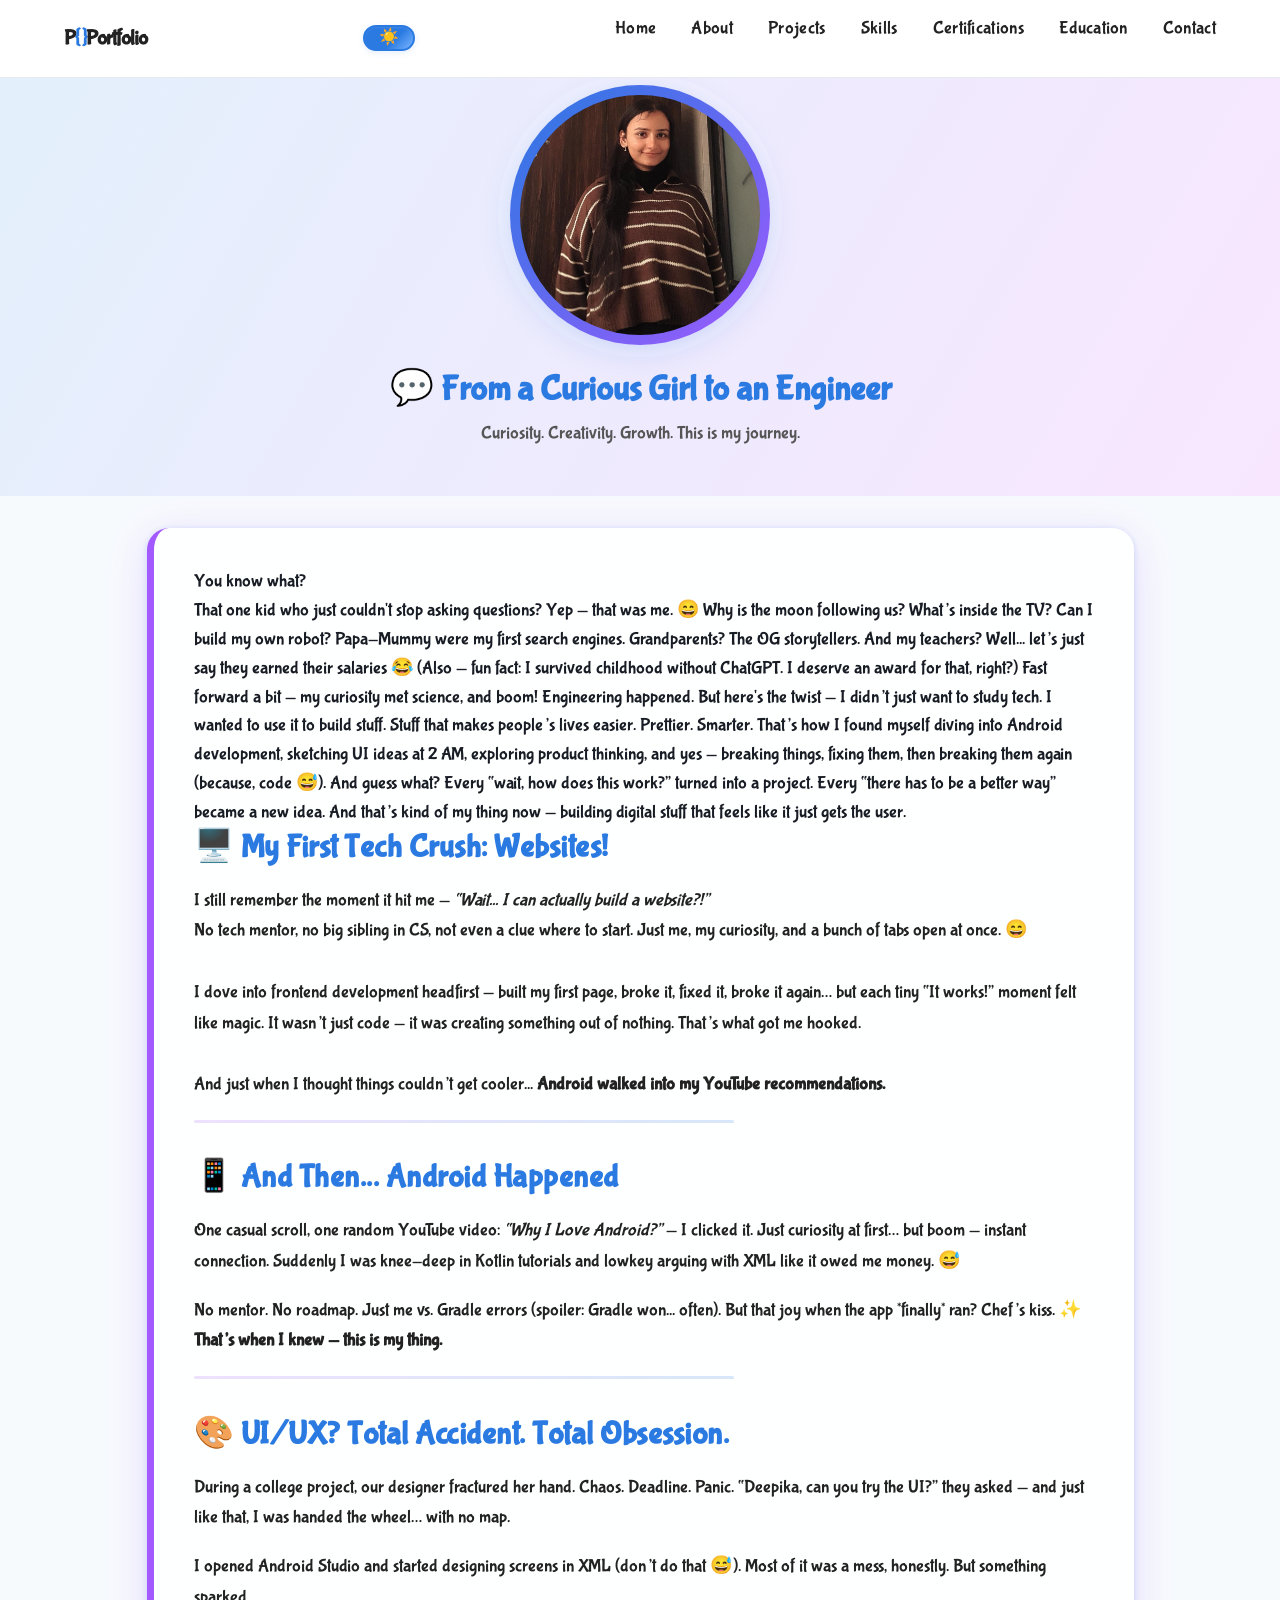
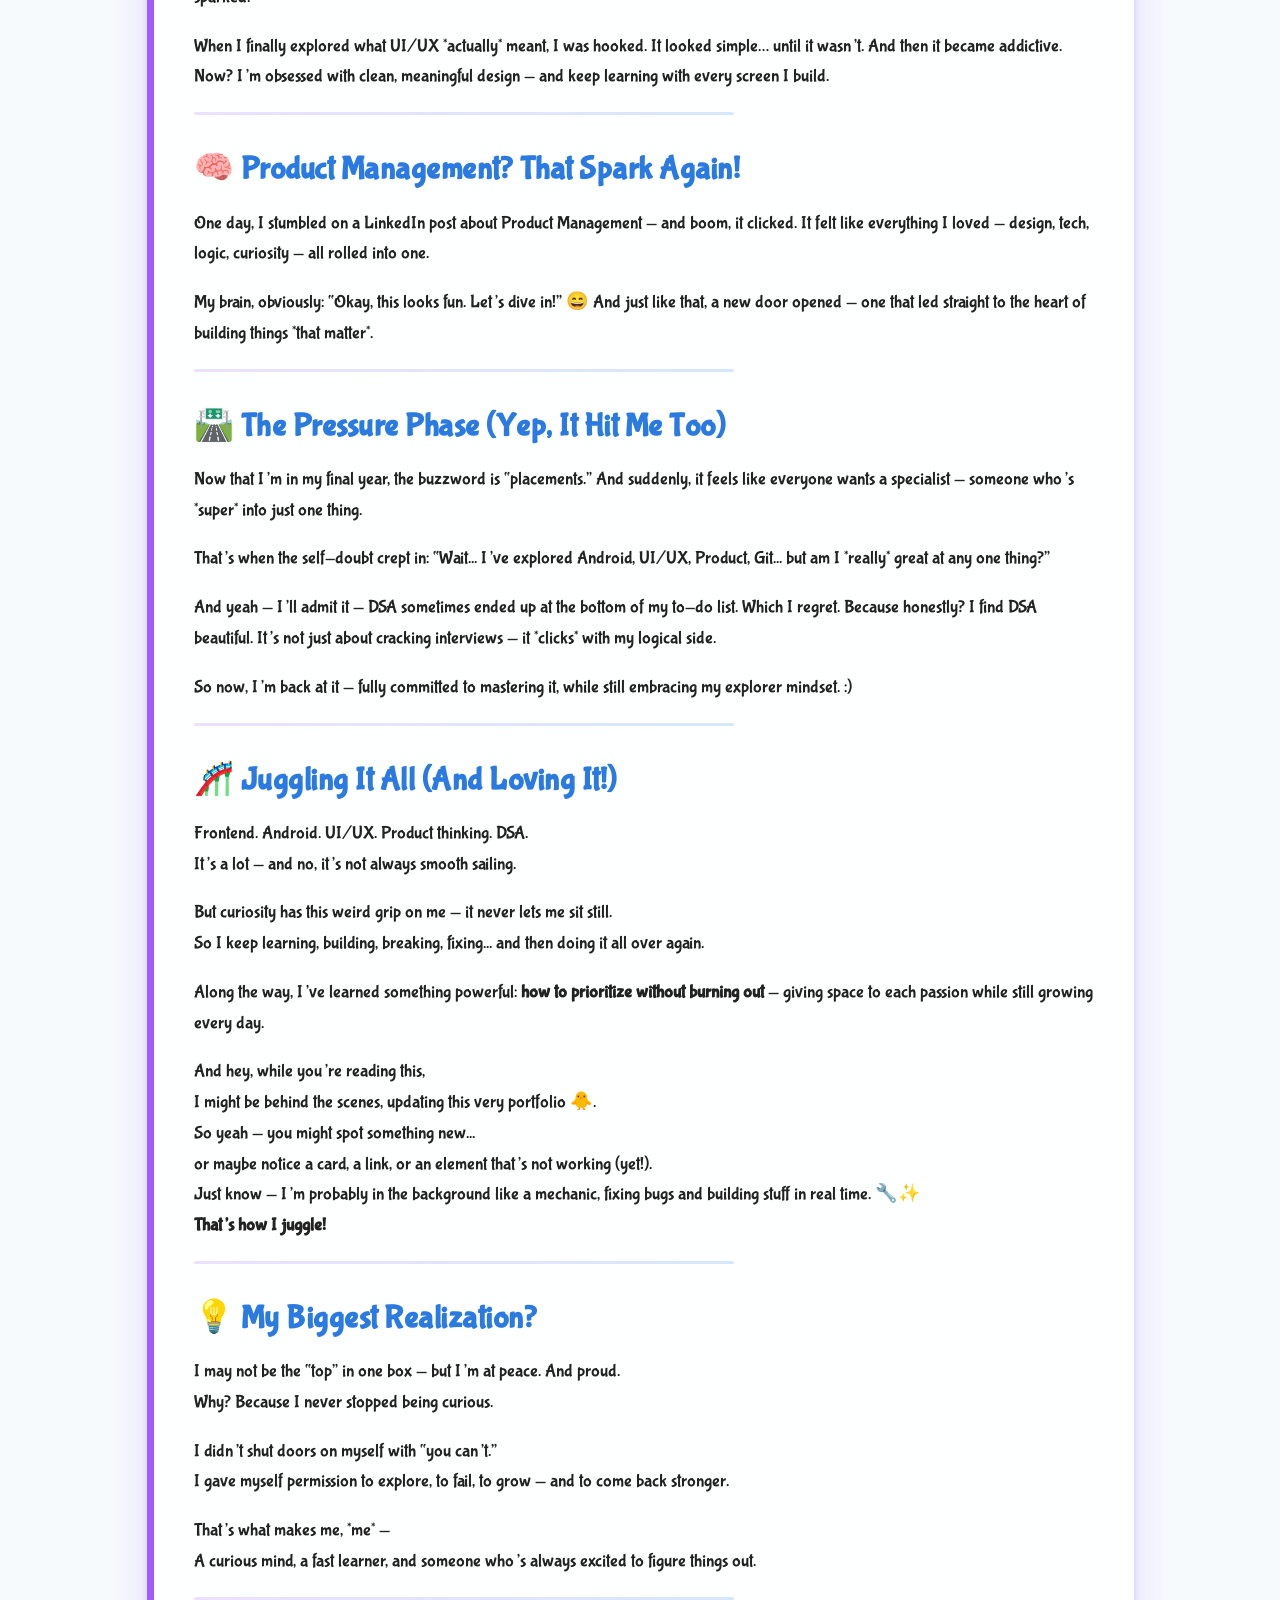
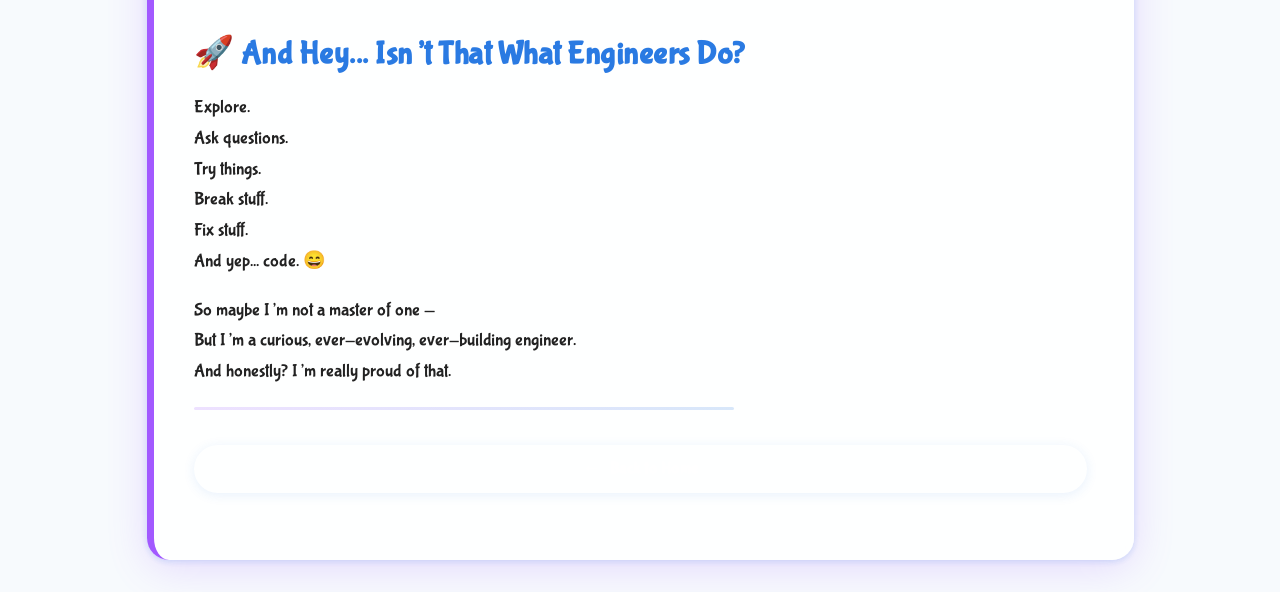
<file: my-story.html>
<!DOCTYPE html>
<html lang="en">
<head>
  <meta charset="UTF-8">
  <meta name="viewport" content="width=device-width, initial-scale=1.0">
  <title>My Story - Deepika Dubey</title>
  <link rel="stylesheet" href="styles.css">
</head>
<body>
  <a href="#main-content" class="skip-link">Skip to main content</a>
  <nav class="navbar" role="navigation" aria-label="Main Navigation">
    <div class="container navbar-container">
      <div class="logo" role="banner">P<span style="color:#2a7ae2; font-weight:bold;">&#123; &#125;</span>Portfolio</div>
      <button id="theme-toggle" aria-label="Toggle dark mode" class="theme-toggle-btn">
        <span id="theme-toggle-icon">🌙</span>
      </button>
      <ul class="nav-links">
        <li><a href="index.html#home">Home</a></li>
        <li><a href="index.html#about">About</a></li>
        <li class="dropdown">
          <a href="#" class="dropbtn">Projects</a>
          <div class="dropdown-content">
            <a href="index.html#technical-projects">Technical Projects</a>
            <a href="index.html#design-projects">Design Projects</a>
          </div>
        </li>
        <li><a href="index.html#skills">Skills</a></li>
        <li><a href="index.html#certifications">Certifications</a></li>
        <li><a href="index.html#education">Education</a></li>
        <li><a href="index.html#contact">Contact</a></li>
      </ul>
    </div>
  </nav>
  <section class="my-story-hero">
    <div class="my-story-hero-bg"></div>
    <div class="container my-story-hero-content">
      <div class="my-story-hero-img-wrapper">
        <img src="ProfilePhoto.jpeg" alt="Deepika Dubey" class="my-story-hero-img" loading="lazy" />
      </div>
      <div class="my-story-hero-text">
        <h1 class="my-story-hero-title">💬 From a Curious Girl to an Engineer</h1>
        <div class="my-story-hero-subtitle">Curiosity. Creativity. Growth. This is my journey.</div>
      </div>
    </div>
  </section>
  <main id="main-content" role="main">
    <div class="container my-story-scroll-container">
      <div class="my-story-scroll-card">
        <div class="my-story-chapter">
          <div>You know what?<br>
          That one kid who just couldn't stop asking questions?
Yep — that was me. 😄
Why is the moon following us? What’s inside the TV? Can I build my own robot?
Papa-Mummy were my first search engines. Grandparents? The OG storytellers. And my teachers? Well... let’s just say they earned their salaries 😂

(Also — fun fact: I survived childhood without ChatGPT. I deserve an award for that, right?)

Fast forward a bit — my curiosity met science, and boom!
Engineering happened.
But here's the twist — I didn’t just want to study tech. I wanted to use it to build stuff.
Stuff that makes people’s lives easier. Prettier. Smarter.

That’s how I found myself diving into Android development, sketching UI ideas at 2 AM, exploring product thinking, and yes — breaking things, fixing them, then breaking them again (because, code 😅).

And guess what? Every “wait, how does this work?” turned into a project.
Every “there has to be a better way” became a new idea.
And that’s kind of my thing now — building digital stuff that feels like it just gets the user.</div>
        <div class="my-story-chapter">
         <h2>🖥️ My First Tech Crush: Websites!</h2>
<p>
I still remember the moment it hit me — <i>“Wait... I can actually build a website?!”</i><br>
No tech mentor, no big sibling in CS, not even a clue where to start. Just me, my curiosity, and a bunch of tabs open at once. 😄  
<br><br>
I dove into frontend development headfirst — built my first page, broke it, fixed it, broke it again… but each tiny “It works!” moment felt like magic.  
It wasn’t just code — it was creating something out of nothing. That’s what got me hooked.
<br><br>
And just when I thought things couldn’t get cooler... <b>Android walked into my YouTube recommendations.</b>
</p>
 </div>


        <div class="my-story-chapter">
  <h2>📱 And Then... Android Happened</h2>
  <p>
    One casual scroll, one random YouTube video: <em>“Why I Love Android?”</em> — I clicked it.  
    Just curiosity at first… but boom — instant connection.  
    Suddenly I was knee-deep in Kotlin tutorials and lowkey arguing with XML like it owed me money. 😅
  </p>
  <p>
    No mentor. No roadmap. Just me vs. Gradle errors (spoiler: Gradle won... often).  
    But that joy when the app *finally* ran? Chef’s kiss. ✨  
    <strong>That’s when I knew — this is my thing.</strong>
  </p>
</div>


       <div class="my-story-chapter">
  <h2>🎨 UI/UX? Total Accident. Total Obsession.</h2>
  <p>
    During a college project, our designer fractured her hand. Chaos. Deadline. Panic.  
    “Deepika, can you try the UI?” they asked — and just like that, I was handed the wheel… with no map.
  </p>
  <p>
    I opened Android Studio and started designing screens in XML (don’t do that 😅).  
    Most of it was a mess, honestly. But something sparked.
  </p>
  <p>
    When I finally explored what UI/UX *actually* meant, I was hooked.  
    It looked simple… until it wasn’t. And then it became addictive.  
    Now? I’m obsessed with clean, meaningful design — and keep learning with every screen I build.
  </p>
</div>
<div class="my-story-chapter">
  <h2>🧠 Product Management? That Spark Again!</h2>
  <p>
    One day, I stumbled on a LinkedIn post about Product Management — and boom, it clicked.  
    It felt like everything I loved — design, tech, logic, curiosity — all rolled into one.
  </p>
  <p>
    My brain, obviously: “Okay, this looks fun. Let’s dive in!” 😄  
    And just like that, a new door opened — one that led straight to the heart of building things *that matter*.
  </p>
</div>

        <div class="my-story-chapter">
  <h2>🛣️ The Pressure Phase (Yep, It Hit Me Too)</h2>
  <p>
    Now that I’m in my final year, the buzzword is “placements.”  
    And suddenly, it feels like everyone wants a specialist — someone who’s *super* into just one thing.
  </p>
  <p>
    That’s when the self-doubt crept in: “Wait... I’ve explored Android, UI/UX, Product, Git... but am I *really* great at any one thing?”
  </p>
  <p>
    And yeah — I’ll admit it — DSA sometimes ended up at the bottom of my to-do list.  
    Which I regret. Because honestly? I find DSA beautiful. It’s not just about cracking interviews — it *clicks* with my logical side.
  </p>
  <p>
    So now, I’m back at it — fully committed to mastering it, while still embracing my explorer mindset. :)
  </p>
</div>

        <div class="my-story-chapter">
  <h2>🎢 Juggling It All (And Loving It!)</h2>
  <p>
    Frontend. Android. UI/UX. Product thinking. DSA.<br>
    It’s a lot — and no, it’s not always smooth sailing.
  </p>
  <p>
    But curiosity has this weird grip on me — it never lets me sit still.<br>
    So I keep learning, building, breaking, fixing... and then doing it all over again.
  </p>
  <p>
    Along the way, I’ve learned something powerful: <strong>how to prioritize without burning out</strong> — giving space to each passion while still growing every day.
  </p>
  <p>
  And hey, while you’re reading this,<br>
  I might be behind the scenes, updating this very portfolio 🐥.<br>
  So yeah — you might spot something new...<br>
  or maybe notice a card, a link, or an element that’s not working (yet!).<br>
  Just know — I’m probably in the background like a mechanic, fixing bugs and building stuff in real time. 🔧✨<br>
  <strong>That’s how I juggle!</strong>
</p>

</div>


       <div class="my-story-chapter">
  <h2>💡 My Biggest Realization?</h2>
  <p>
    I may not be the “top” in one box — but I’m at peace. And proud.<br>
    Why? Because I never stopped being curious.
  </p>
  <p>
    I didn’t shut doors on myself with “you can’t.”<br>
    I gave myself permission to explore, to fail, to grow — and to come back stronger.
  </p>
  <p>
    That’s what makes me, *me* —<br>
    A curious mind, a fast learner, and someone who’s always excited to figure things out.
  </p>
</div>

       <div class="my-story-chapter">
  <h2>🚀 And Hey... Isn’t That What Engineers Do?</h2>
  <p>
    Explore.<br>
    Ask questions.<br>
    Try things.<br>
    Break stuff.<br>
    Fix stuff.<br>
    And yep... code. 😄
  </p>
  <p>
    So maybe I’m not a master of one —<br>
    But I’m a curious, ever-evolving, ever-building engineer.<br>
    And honestly? I’m really proud of that.
  </p>
</div>

        <a href="index.html" class="btn btn-primary my-story-back-btn"><span style="font-size:1.2em;vertical-align:middle;">&#8592;</span> Back to Home</a>
      </div>
    </div>
  </main>
  <script src="theme-toggle.js"></script>
</body>
</html>
</file>
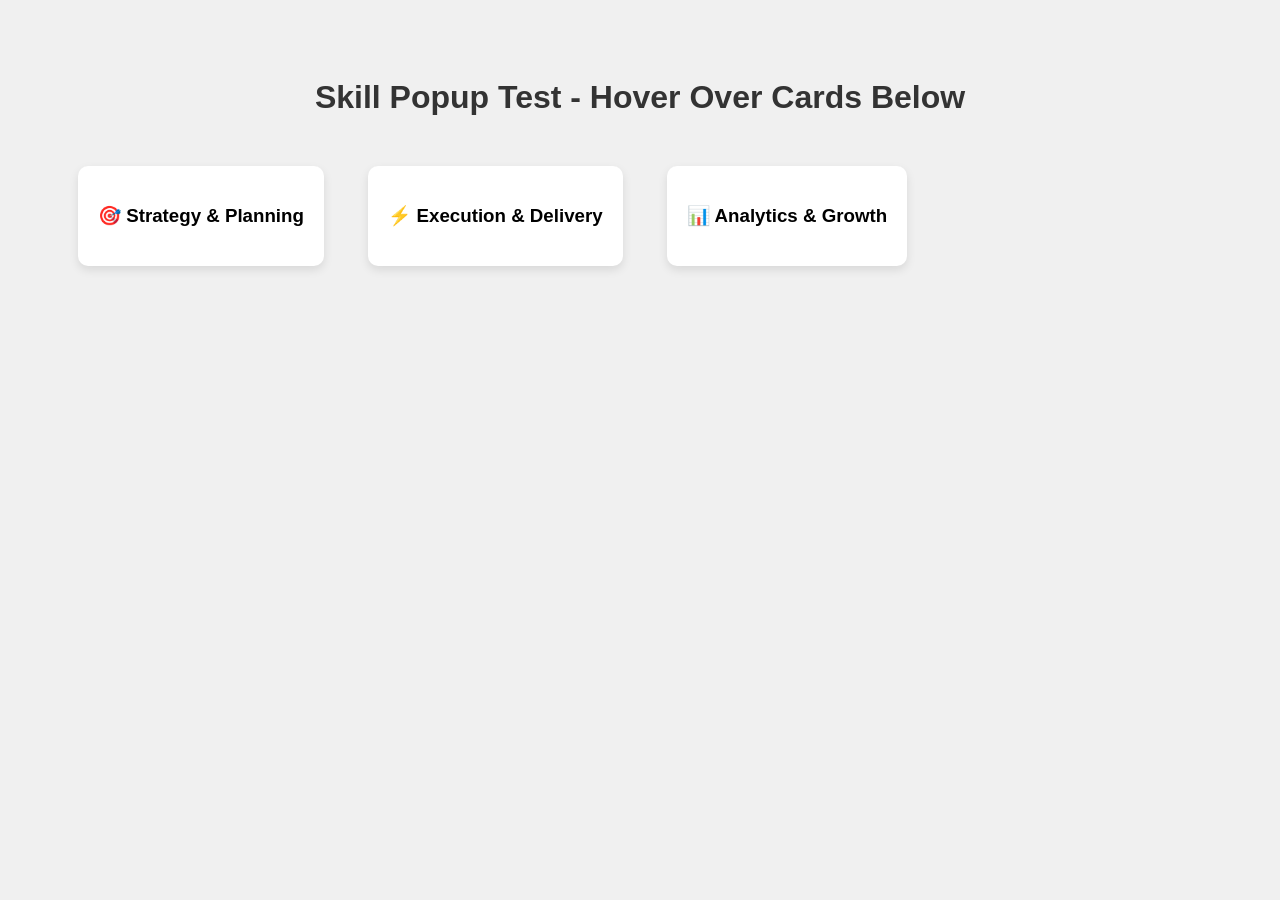
<file: test-skill-popup.html>
<!DOCTYPE html>
<html>
<head>
    <style>
        body {
            font-family: Arial, sans-serif;
            padding: 50px;
            background: #f0f0f0;
        }
        
        .skill-card {
            background: white;
            padding: 20px;
            margin: 20px;
            border-radius: 10px;
            box-shadow: 0 4px 10px rgba(0,0,0,0.1);
            position: relative;
            display: inline-block;
            cursor: pointer;
            transition: all 0.3s ease;
        }
        
        .skill-card:hover {
            transform: translateY(-5px);
            box-shadow: 0 8px 20px rgba(0,0,0,0.2);
        }
        
        .skill-popup {
            position: absolute;
            top: 50%;
            left: 100%;
            transform: translateY(-50%);
            width: 250px;
            background: linear-gradient(135deg, #2a7ae2 0%, #a259ff 100%);
            color: white;
            padding: 15px;
            border-radius: 10px;
            font-size: 14px;
            opacity: 0;
            visibility: hidden;
            transition: all 0.3s ease;
            z-index: 1000;
            margin-left: 20px;
            box-shadow: 0 10px 30px rgba(42, 122, 226, 0.3);
        }
        
        .skill-popup::before {
            content: '';
            position: absolute;
            top: 50%;
            left: -10px;
            transform: translateY(-50%);
            width: 0;
            height: 0;
            border-style: solid;
            border-width: 10px 10px 10px 0;
            border-color: transparent #2a7ae2 transparent transparent;
        }
        
        .skill-popup .emoji {
            position: absolute;
            top: -10px;
            right: 10px;
            font-size: 20px;
            opacity: 0.7;
        }
        
        .skill-card:hover .skill-popup {
            opacity: 1;
            visibility: visible;
            transform: translateY(-50%) translateX(10px);
        }
        
        .test-title {
            text-align: center;
            color: #333;
            margin-bottom: 30px;
        }
    </style>
</head>
<body>
    <h1 class="test-title">Skill Popup Test - Hover Over Cards Below</h1>
    
    <div class="skill-card">
        <h3>🎯 Strategy & Planning</h3>
        <div class="skill-popup">
            <span class="emoji">💭</span>
            I'm your strategic compass! I help Deepika create winning product strategies and build roadmaps that lead to success!
        </div>
    </div>
    
    <div class="skill-card">
        <h3>⚡ Execution & Delivery</h3>
        <div class="skill-popup">
            <span class="emoji">💭</span>
            I'm the execution engine! I turn Deepika's brilliant ideas into reality through agile processes and flawless delivery!
        </div>
    </div>
    
    <div class="skill-card">
        <h3>📊 Analytics & Growth</h3>
        <div class="skill-popup">
            <span class="emoji">💭</span>
            I'm the growth detective! I help Deepika uncover user insights and analyze data to make products better!
        </div>
    </div>
    
    <script>
        console.log('Test page loaded! Hover over the skill cards to see popups.');
    </script>
</body>
</html>
</file>
<file: styles.css>
@import url('https://fonts.googleapis.com/css2?family=Bubblegum+Sans&display=swap');

/* Universal font settings */
*, 
*::before, 
*::after,
input, 
textarea, 
button, 
select, 
option,
::placeholder,
input::placeholder,
textarea::placeholder {
  font-family: 'Bubblegum Sans', 'Segoe UI', Arial, sans-serif;
  -webkit-font-smoothing: antialiased;
  -moz-osx-font-smoothing: grayscale;
  text-rendering: optimizeLegibility;
}

body {
  margin: 0;
  font-family: 'Bubblegum Sans', 'Segoe UI', Arial, sans-serif;
  background: #f9f9f9;
  color: #222;
  font-size: 18px;  /* Increased from 16px */
  line-height: 1.6;  /* Slightly increased for better readability */
  -webkit-font-smoothing: antialiased;
  -moz-osx-font-smoothing: grayscale;
}

/* Typography Scale */
h1 {
  font-size: 2.8rem;  /* Increased from 2.5rem */
  line-height: 1.2;
  font-weight: 700;
  margin: 0 0 1.2rem;  /* Slightly increased bottom margin */
}

h2 {
  font-size: 2.3rem;  /* Increased from 2rem */
  line-height: 1.25;
  font-weight: 600;
  margin: 0 0 1.2rem;  /* Increased bottom margin */
}

h3 {
  font-size: 2rem;  /* Increased from 1.75rem */
  line-height: 1.3;
  font-weight: 600;
  margin: 0 0 1rem;  /* Increased bottom margin */
}

h4 {
  font-size: 1.75rem;  /* Increased from 1.5rem */
  line-height: 1.35;
  font-weight: 600;
  margin: 0 0 0.875rem;  /* Increased bottom margin */
}

p, li, td, th, label, input, textarea, button, select {
  font-size: 1.1rem;  /* Increased from 1rem */
  line-height: 1.6;  /* Increased from 1.5 */
  font-weight: 400;
  margin-bottom: 1.1rem;  /* Added bottom margin for better paragraph spacing */
}

/* Navigation */
.nav-links {
  font-size: 1.2rem;  /* Increased from 1.1rem */
  font-weight: 500;
  letter-spacing: 0.3px;
}

/* Buttons */
.btn, .btn-primary, .btn-outline, .cta-btn {
  font-weight: 600;
  letter-spacing: 0.5px;
  font-size: 1rem;
  line-height: 1.5;
}

/* Logo */
.logo {
  font-size: 1.75rem;
  font-weight: 700;
  letter-spacing: -0.5px;
  line-height: 1.2;
}

/* Section Titles */
.about-title, .skills-title, .projects-title, .education-title, .contact-title {
  font-weight: 700;
  letter-spacing: -0.5px;
  line-height: 1.2;
  margin-bottom: 1.5rem;
  text-align: center;
}

/* Cards */
.fun-fact-card h3 {
  font-size: 1.8rem;  /* Increased from 1.5rem */
  font-weight: 600;
  line-height: 1.3;
  margin: 0 0 1rem;  /* Increased bottom margin */
}

.fun-fact-card p {
  font-size: 1.15rem;  /* Increased from 1.05rem */
  line-height: 1.7;  /* Increased from 1.6 */
  margin: 0 0 0.5rem;  /* Added bottom margin */
}

/* Form Elements */
input, textarea, select {
  font-size: 1rem;
  line-height: 1.5;
  padding: 0.5rem 0.75rem;
  border: 1px solid #ddd;
  border-radius: 4px;
}

/* Links */
a {
  color: #2a7ae2;
  text-decoration: none;
  transition: color 0.2s;
}

a:hover {
  color: #185a9d;
  text-decoration: underline;
}

.container {
  width: 90%;
  max-width: 1000px;
  margin: 0 auto;
}

.navbar {
  background: #fff;
  border-bottom: 1px solid #e6e9ef;
  box-shadow: none;
  position: fixed;
  top: 0;
  left: 0;
  width: 100%;
  z-index: 1000;
  padding: 0.4rem 0;
}

.navbar-container {
  display: flex;
  align-items: center;
  justify-content: space-between;
  max-width: 1200px;
  margin: 0 auto;
  padding: 0 1.5rem;
  position: relative;
  height: auto;
  min-height: 64px;
}

.logo {
  font-weight: 700;
  font-size: 1.3rem;
  letter-spacing: -1px;
  color: #222;
  user-select: none;
}

.logo-blue {
  color: #2a7ae2;
}

.nav-links {
  list-style: none;
  display: flex;
  gap: 2.2rem;
  margin: 0;
  padding: 0;
  font-size: 0.98rem;
  font-weight: 400;
}

/* Dropdown styles for Projects menu */
.dropdown {
  position: relative;
}

.dropbtn {
  cursor: pointer;
  display: inline-block;
}

.dropdown-content {
  display: none;
  position: absolute;
  background: #fff;
  min-width: 180px;
  box-shadow: 0 8px 16px rgba(0,0,0,0.08);
  z-index: 200;
  border-radius: 6px;
  top: 120%;
  left: 0;
  padding: 0.5rem 0;
}

.dropdown-content a {
  color: #222;
  padding: 0.7rem 1.2rem;
  text-decoration: none;
  display: block;
  font-size: 0.97rem;
  border-bottom: none;
  transition: background 0.2s, color 0.2s;
}

.dropdown-content a:hover {
  background: #f0f4fa;
  color: #2a7ae2;
}

.dropdown:hover .dropdown-content {
  display: block;
}

/* Keep nav link highlight on dropdown parent */
.dropdown:hover > .dropbtn,
.dropdown:focus-within > .dropbtn {
  color: #2a7ae2;
  border-bottom: 2px solid #2a7ae2;
}

/* Dark theme for dropdown */
body.dark-theme .dropdown-content {
  background-color: #2d3748;
  box-shadow: 0 8px 16px rgba(0,0,0,0.3);
}

body.dark-theme .dropdown-content a {
  color: #e2e8f0 !important;
}

body.dark-theme .dropdown-content a:hover,
body.dark-theme .dropdown-content a:focus,
body.dark-theme .dropdown-content a:active {
  background-color: rgba(42, 122, 226, 0.3) !important;
  color: #ffffff !important;
  border-left-color: #2a7ae2 !important;
}

/* Make sure the text is always visible in dark mode */
body.dark-theme .dropdown-content a {
  color: #e2e8f0 !important;
}

/* Override any other styles that might be affecting the text color */
body.dark-theme .dropdown-content a:hover,
body.dark-theme .dropdown-content a:focus,
body.dark-theme .dropdown-content a:active,
body.dark-theme .dropdown-content a.active {
  color: #ffffff !important;
  background-color: rgba(42, 122, 226, 0.4) !important;
}

/* Ensure the dropdown items have proper spacing and alignment */
.dropdown-content a {
  padding: 10px 15px !important;
  margin: 0 !important;
  line-height: 1.5 !important;
  white-space: nowrap !important;
}

.nav-links li a {
  text-decoration: none;
  color: #222;
  font-weight: 400;
  transition: color 0.2s, border-bottom 0.2s;
  border-bottom: 2px solid transparent;
  padding-bottom: 2px;
}

.nav-links li a:hover {
  color: #2a7ae2;
  border-bottom: 2px solid #2a7ae2;
}

/* Mobile Navigation Toggle */
.menu-toggle {
  display: none;
  background: none;
  border: none;
  width: 40px;
  height: 40px;
  position: relative;
  z-index: 1001;
  padding: 0;
  cursor: pointer;
  transition: transform 0.3s ease;
  background: transparent;
}

.menu-icon {
  display: block;
  position: relative;
  width: 22px;
  height: 2px;
  background: #2a7ae2;
  margin: 0 auto;
  transition: all 0.3s ease;
  pointer-events: none;
}

.menu-icon::before,
.menu-icon::after {
  content: '';
  position: absolute;
  left: 0;
  width: 100%;
  height: 2px;
  background: #2a7ae2;
  transition: all 0.3s ease;
}

.menu-icon::before {
  top: -8px;
}

.menu-icon::after {
  bottom: -8px;
}

.menu-toggle[aria-expanded="true"] .menu-icon {
  background: transparent;
}

.menu-toggle[aria-expanded="true"] .menu-icon::before {
  transform: translateY(8px) rotate(45deg);
}

.menu-toggle[aria-expanded="true"] .menu-icon::after {
  transform: translateY(-8px) rotate(-45deg);
}

/* Hide from visual users but keep accessible to screen readers */
.sr-only {
  position: absolute;
  width: 1px;
  height: 1px;
  padding: 0;
  margin: -1px;
  overflow: hidden;
  clip: rect(0, 0, 0, 0);
  white-space: nowrap;
  border: 0;
}

.menu-toggle:focus {
  outline: 2px solid #2a7ae2;
  outline-offset: 2px;
  border-radius: 12px;
  box-shadow: 0 0 0 3px rgba(42, 122, 226, 0.3);
}

.menu-toggle:hover {
  transform: translateY(-2px);
  box-shadow: 0 4px 12px rgba(42, 122, 226, 0.25);
}

.drawer-close-btn {
  position: absolute;
  top: 1rem;
  right: 1rem;
  background: none;
  border: none;
  font-size: 2rem;
  color: #666;
  cursor: pointer;
  z-index: 1001;
  display: none;
}

.drawer-close-btn:focus {
  outline: 2px solid #2a7ae2;
  outline-offset: 2px;
  border-radius: 4px;
}

.drawer-overlay {
  content: '';
  position: fixed;
  top: 0;
  left: 0;
  right: 0;
  bottom: 0;
  background: rgba(0, 0, 0, 0.5);
  opacity: 0;
  visibility: hidden;
  transition: opacity 0.3s ease, visibility 0.3s ease;
  z-index: 998;
  display: none;
}

.drawer-overlay.visible {
  opacity: 1;
  visibility: visible;
  display: block;
}

.section {
  padding: 2.2rem 0 1.2rem 0;
}

h1, h2, h3 {
  color: #2a7ae2;
}

h1, .home-title {
  font-size: 2rem;
  margin-bottom: 0.3rem;
  white-space: nowrap;
}
h2, .about-title, .skills-title, .projects-title, .education-title, .contact-title {
  font-size: 2rem !important;
  font-weight: 800;
  color: #2a7ae2;
  margin-bottom: 0.3rem;
  text-align: center;
  letter-spacing: 0.5px;
  position: relative;
}
h3, .about-headline, .contact-info-title, .contact-form-title {
  font-size: 0.92rem;
  margin-bottom: 0.2rem;
}

.btn, .btn-primary, .btn-outline, .scroll-top-btn, .floating-contact-btn {
  font-size: 1rem !important;
  font-weight: 600;
  padding: 0.6rem 1.3rem !important;
  border-radius: 25px !important;
  margin: 0.2rem 0.4rem 0.2rem 0 !important;
  outline: none;
  box-shadow: none;
  transition: background 0.2s, color 0.2s, border 0.2s, box-shadow 0.2s, transform 0.2s;
}
.btn:focus, .btn-primary:focus, .btn-outline:focus, .scroll-top-btn:focus, .floating-contact-btn:focus {
  outline: 2px solid #2a7ae2 !important;
  outline-offset: 2px;
  box-shadow: 0 0 0 3px #a259ff33 !important;
}
.btn-primary, .scroll-top-btn, .floating-contact-btn {
  background: #2a7ae2;
  color: #fff;
  border: none;
}
.btn-primary:hover, .scroll-top-btn:hover, .floating-contact-btn:hover {
  background: #185a9d;
  color: #fff;
  transform: translateY(-2px) scale(1.04);
  box-shadow: 0 4px 16px #2a7ae233;
}
.btn-outline {
  border: 2px solid #2a7ae2;
  color: #2a7ae2;
  background: #fff;
}
.btn-outline:hover {
  color: #fff;
  background: #2a7ae2;
  border-color: #2a7ae2;
  box-shadow: 0 4px 16px #2a7ae233;
  transform: translateY(-2px) scale(1.04);
}

.cta-btn {
  display: inline-block;
  background: #2a7ae2;
  color: #fff;
  padding: 0.6rem 1.3rem;
  border-radius: 25px;
  text-decoration: none;
  font-weight: bold;
  margin-top: 1rem;
  transition: background 0.2s;
}

.cta-btn:hover {
  background: #185a9d;
}

.project-list {
  display: grid;
  grid-template-columns: 1fr 1fr 1fr;
  gap: 1.1rem !important;
  margin-bottom: 1.2rem !important;
}

.project-item {
  background: #fff;
  border-radius: 10px;
  box-shadow: 0 2px 8px rgba(0,0,0,0.07);
  padding: 0.7rem 0.5rem 0.5rem 0.5rem !important;
  margin-bottom: 0.7rem !important;
}

.skills-list {
  list-style: none;
  padding: 0;
}

.skills-list li {
  background: #e3f0fc;
  margin-bottom: 0.5rem;
  padding: 0.75rem 1rem;
  border-radius: 5px;
}

.contact-form {
  width: 100%;
  max-width: 100%;
  box-sizing: border-box;
}

.contact-form input, .contact-form textarea {
  padding: 0.75rem;
  border: 1px solid rgba(42, 122, 226, 0.5) !important;
  border-radius: 5px;
  font-size: 1rem;
  background: rgba(255, 255, 255, 0.9);
  transition: all 0.3s ease;
  box-shadow: 0 0 2px rgba(42, 122, 226, 0.1);
  outline: 1px solid rgba(42, 122, 226, 0.3) !important;
  color: #666 !important;
}

.contact-form button {
  background: #2a7ae2;
  color: #fff;
  border: none;
  padding: 0.75rem;
  border-radius: 5px;
  font-size: 1rem;
  font-weight: bold;
  cursor: pointer;
  transition: background 0.2s;
}

.contact-form input:focus, .contact-form textarea:focus {
  outline: 1px solid rgba(42, 122, 226, 0.4) !important;
  border-color: #a259ff !important;
  box-shadow: 0 0 4px rgba(42, 122, 226, 0.2);
  background: rgba(255, 255, 255, 1);
  color: #333 !important;
}

.contact-form input:hover, .contact-form textarea:hover {
  outline: 1px solid rgba(42, 122, 226, 0.4) !important;
  border-color: #a259ff !important;
  box-shadow: 0 0 3px rgba(42, 122, 226, 0.15);
  color: #333 !important;
}

.contact-form button:hover {
  background: #185a9d;
}

@media (max-width: 900px) {
  .project-list {
    grid-template-columns: 1fr 1fr;
  }
  .navbar-container {
    flex-direction: row;
    height: auto;
  }
  .nav-links {
    gap: 1.2rem;
    font-size: 0.85rem;
  }
}

@media (max-width: 600px) {
  body {
    font-size: 11px;
  }
  .project-list {
    grid-template-columns: 1fr;
  }
  .navbar-container {
    flex-direction: row;
    height: auto;
  }
  .logo {
    font-size: 0.9rem;
  }
  .nav-links {
    gap: 0.7rem;
    font-size: 0.75rem;
  }
  h1, .home-title {
    font-size: 1rem;
  }
  h2, .about-title, .skills-title, .projects-title, .education-title, .contact-title {
    font-size: 1.2rem !important;
  }
  h3, .about-headline, .contact-info-title, .contact-form-title {
    font-size: 0.8rem;
  }
}

/* About Me Section */
.about-container {
  margin-top: 2rem;
}
.about-title {
  text-align: center;
  font-size: 1.7rem !important;
  margin-bottom: 0.3rem;
}
.about-subtitle {
  text-align: center;
  color: #555;
  font-size: 1rem;
  margin-bottom: 1.1rem;
}
.about-content {
  display: flex;
  gap: 1.2rem;
  align-items: flex-start;
  flex-wrap: wrap;
}
.about-image img {
  width: 340px;
  max-width: 100%;
  border-radius: 12px;
  box-shadow: 0 4px 24px rgba(0,0,0,0.08);
  display: block;
}
.about-details {
  flex: 1 1 320px;
  min-width: 280px;
}
.about-headline {
  font-size: 1.52rem;
  font-weight: 700;
  margin-bottom: 1rem;
  margin-top: 0;
  color: #2a7ae2;
}
.about-details p {
  margin-bottom: 1rem;
  color: #333;
}
.about-cards {
  display: grid;
  grid-template-columns: 1fr 1fr;
  gap: 1.1rem !important;
  margin-top: 1.2rem !important;
}
.about-card {
  background: #f5f9ff;
  border-radius: 14px;
  padding: 1rem 0.6rem 0.6rem 0.6rem;
  border: 2px solid #e1e8f0;
  box-shadow: 0 4px 12px rgba(0, 0, 0, 0.08);
  transition: all 0.3s ease;
  color: #444;
  font-weight: 400;
  text-align: center;
}
.about-card:nth-child(1) {
  background: #f0f6ff;
  border-color: #c7d8f0;
}
.about-card:nth-child(2) {
  background: #f2fcf5;
  border-color: #c8e6d4;
}
.about-card:nth-child(3) {
  background: #f8f4ff;
  border-color: #e0d4f0;
}
.about-card:nth-child(4) {
  background: #fff7ef;
  border-color: #f0d4c4;
}
.about-card-main {
  display: block;
  font-size: 1.3rem;
  font-weight: 700;
  margin-bottom: 0.2rem;
}
.about-card:nth-child(1) .about-card-main {
  color: #2176ff;
}
.about-card:nth-child(2) .about-card-main {
  color: #22b573;
}
.about-card:nth-child(3) .about-card-main {
  color: #a259ff;
}
.about-card:nth-child(4) .about-card-main {
  color: #ff6f1a;
}
.about-card-label {
  color: #555;
  font-size: 0.95rem;
}
.about-cards .about-card:hover {
  box-shadow: 0 8px 24px rgba(42,122,226,0.13);
  background: #e3f0fc !important;
  transform: translateY(-6px) scale(1.03);
  border-color: #2a7ae2 !important;
}
@media (max-width: 900px) {
  .about-content {
    flex-direction: column;
    align-items: center;
  }
  .about-image img {
    margin-bottom: 1.5rem;
  }
  .about-details {
    width: 100%;
  }
}

/* Home Section */
.home-section {
  position: relative;
  min-height: 100vh;
  width: 100%;
  padding-top: 60px;
  display: flex;
  align-items: center;
} 
.home-bg {
  display: block !important;
  background-image: url('Background.jpg');
  background-size: cover;
  background-position: center;
  background-repeat: no-repeat;
  opacity: 0.6;
  z-index: -1;
  position: absolute;
  top: 0;
  left: 0;
  width: 100%;
  min-height: 100vh;
  height: 100%;
}
@keyframes darkGradientBG {
  0% {
    background-position: 0% 50%;
  }
  50% {
    background-position: 100% 50%;
  }
  100% {
    background-position: 0% 50%;
  }
}
body.dark-theme .home-bg {
  position: absolute !important;
  z-index: -1 !important;
  background-image: linear-gradient(120deg, #2a7ae2, #a259ff, #ff6f91, #43e97b, #38f9d7, #2a7ae2);
  background-size: 300% 300%;
  animation: darkGradientBG 24s ease-in-out infinite;
  opacity: 1;
}
body.dark-theme .home-bg::after {
  content: '';
  position: absolute;
  top: -20%;
  left: -20%;
  width: 140%;
  height: 140%;
  pointer-events: none;
  z-index: 1;
  background: radial-gradient(circle at 60% 40%, rgba(255,255,255,0.10) 0%, rgba(162,89,255,0.18) 40%, rgba(42,122,226,0.10) 70%, transparent 100%);
  filter: blur(32px);
  animation: overlayGlow 18s ease-in-out infinite alternate;
}
@keyframes overlayGlow {
  0% {
    transform: scale(1) translate(0,0);
    opacity: 0.7;
  }
  50% {
    transform: scale(1.08) translate(30px, 20px);
    opacity: 1;
  }
  100% {
    transform: scale(1) translate(0,0);
    opacity: 0.7;
  }
}
body.dark-theme .home-bg {
  background-image: url('DarkBackground.jpeg');
  opacity: 0.6;
}
.home-container {
  display: flex;
  align-items: center;
  justify-content: space-between;
  gap: 3rem;
  padding: 0 0 7rem 0;
  min-height: 60vh;
  position: relative;
  z-index: 1;
}
.home-left {
  flex: 1 1 350px;
  min-width: 260px;
}
.home-title {
  color: #181c24;
  font-weight: 800;
  margin-bottom: 0.5rem;
  line-height: 1.1;
}
.home-name {
  font-weight: 900;
}
.home-name-blue {
  color: #2a7ae2;
  font-weight: 900;
}
.home-subtitle {
  color: #181c24;
  font-weight: 700;
  font-size: 0.75rem;
  white-space: nowrap;
  margin-bottom: 1.2rem;
  letter-spacing: -0.5px;
}
.home-desc {
  font-size: 1.05rem;
  color: #333;
  margin-bottom: 1.1rem;
  background: linear-gradient(135deg, rgba(255, 255, 255, 0.95) 0%, rgba(248, 250, 252, 0.95) 100%);
  padding: 1.2rem 1.3rem;
  border-radius: 12px;
  max-width: 520px;
  font-weight: 500;
  line-height: 1.7;
  border: 1px solid rgba(42, 122, 226, 0.1);
  box-shadow: 0 4px 16px rgba(42, 122, 226, 0.08);
  animation: fadeInUp 0.6s ease-out;
  transition: transform 0.3s ease, box-shadow 0.3s ease;
}

.home-desc:hover {
  transform: translateY(-2px);
  box-shadow: 0 6px 24px rgba(42, 122, 226, 0.12);
}
.home-btns {
  display: flex;
  gap: 0.7rem;
}
.btn {
  display: inline-block;
  font-size: 1rem;
  font-weight: 600;
  padding: 0.6rem 1.3rem;
  border-radius: 25px;
  text-decoration: none;
  transition: background 0.2s, color 0.2s, border 0.2s;
  cursor: pointer;
}
.btn-primary {
  background: #2a7ae2;
  color: #fff;
  border: none;
}
.btn-primary:hover {
  background: #185a9d;
}
.btn-outline {
  border: 2px solid #2a7ae2;
  color: #2a7ae2;
  background: #fff;
  padding: 0.6rem 1.3rem;
  border-radius: 2.5rem;
  font-size: 1.25rem;
  font-weight: 500;
  transition: color 0.2s, border-color 0.2s, background 0.2s, box-shadow 0.3s, transform 0.2s;
  margin-right: 1.2rem;
  margin-bottom: 1rem;
  display: inline-block;
}

.btn-outline:hover {
  color: #fff;
  background: #2a7ae2;
  border-color: #2a7ae2;
  box-shadow: 0 8px 24px rgba(42, 122, 226, 0.18), 0 1.5px 6px rgba(42,122,226,0.10);
  transform: translateY(-4px) scale(1.06);
}
.home-right {
  flex: 0 0 320px;
  position: relative;
  display: flex;
  justify-content: center;
  align-items: center;
  padding-top: 0;
}
.home-photo {
  width: 320px;
  height: 320px;
  object-fit: cover;
  border-radius: 50%;
  box-shadow: 0 4px 32px rgba(42,122,226,0.10);
  border: 6px solid #fff;
  background: linear-gradient(135deg, #2a7ae2 0%, #a259ff 100%);
  padding: 10px;
  transition: transform 0.35s cubic-bezier(.4,2,.6,1), box-shadow 0.35s cubic-bezier(.4,2,.6,1), filter 0.35s cubic-bezier(.4,2,.6,1);
  margin-top: -50px;
  animation: photoReveal 1s ease 0.6s forwards, photoFloat 4s ease-in-out infinite 2s;
}

.home-photo:hover {
  transform: scale(1.25) translateY(-8px) rotateZ(-2deg);
  box-shadow: 0 16px 48px 0 rgba(42,122,226,0.22), 0 2px 16px 0 rgba(0,0,0,0.10), 0 1.5px 8px 0 rgba(42,122,226,0.10), 0 0 32px 8px #3b82f6aa, 0 0 60px 12px #a259ff66;
  filter: brightness(1.12) saturate(1.15);
  z-index: 2;
}

/* Thought Bubble Style */
.thought-bubble {
  position: absolute;
  top: 10px;
  right: -30px;
  background: #ffffff;
  border: 2px solid #2a7ae2;
  border-radius: 20px;
  padding: 12px 18px;
  font-size: 0.85rem;
  color: #2a7ae2;
  font-weight: 600;
  font-style: italic;
  box-shadow: 0 4px 15px rgba(42, 122, 226, 0.2);
  max-width: 200px;
  text-align: center;
  opacity: 0;
  transform: scale(0) rotate(-10deg);
  animation: thoughtBubbleAppear 0.8s ease 2s forwards;
  z-index: 3;
}

.thought-bubble::before {
  content: '';
  position: absolute;
  bottom: -8px;
  left: 20px;
  width: 16px;
  height: 16px;
  background: #ffffff;
  border: 2px solid #2a7ae2;
  border-radius: 50%;
  transform: rotate(45deg);
  border-top: none;
  border-right: none;
}

.thought-bubble::after {
  content: '';
  position: absolute;
  bottom: -20px;
  left: 10px;
  width: 8px;
  height: 8px;
  background: #ffffff;
  border: 2px solid #2a7ae2;
  border-radius: 50%;
}

@keyframes thoughtBubbleAppear {
  0% {
    opacity: 0;
    transform: scale(0) rotate(-10deg);
  }
  50% {
    opacity: 1;
    transform: scale(1.1) rotate(5deg);
  }
  100% {
    opacity: 1;
    transform: scale(1) rotate(0deg);
  }
}

/* Dark theme for thought bubble */
body.dark-theme .thought-bubble {
  background: #1e1e2e;
  color: #4a9eff;
  border-color: #4a9eff;
  box-shadow: 0 4px 15px rgba(74, 158, 255, 0.3);
}

body.dark-theme .thought-bubble::before,
body.dark-theme .thought-bubble::after {
  background: #1e1e2e;
  border-color: #4a9eff;
}
@media (max-width: 900px) {
  .home-container {
    flex-direction: column-reverse;
    align-items: center;
    gap: 2rem;
    min-height: 0;
  }
  .home-right {
    margin-bottom: 1.5rem;
  }
  .home-photo {
    width: 220px;
    height: 220px;
  }
}
@media (max-width: 600px) {
  .home-title {
    font-size: 2rem;
  }
  .home-subtitle {
    font-size: 1.1rem;
  }
  .home-desc {
    font-size: 0.98rem;
    padding: 0.7rem 0.8rem;
  }
  .home-photo {
    width: 140px;
    height: 140px;
  }
}

/* Skills & Expertise Section */
@keyframes fadeInUp {
  from { 
    opacity: 0; 
    transform: translateY(30px); 
  }
  to { 
    opacity: 1; 
    transform: translateY(0); 
  }
}

@keyframes slideInLeft {
  from {
    opacity: 0;
    transform: translateX(-30px);
  }
  to {
    opacity: 1;
    transform: translateX(0);
  }
}

@keyframes pulse {
  0%, 100% {
    transform: scale(1);
    opacity: 1;
  }
  50% {
    transform: scale(1.05);
    opacity: 0.9;
  }
}

@keyframes float {
  0%, 100% { transform: translateY(0); }
  50% { transform: translateY(-5px); }
}

.skills-section {
  padding: 5rem 0;
  background: linear-gradient(135deg, #f8fafc 0%, #f0f5ff 50%, #f8f4ff 100%);
  position: relative;
  overflow: hidden;
}

.skills-section::before {
  content: '';
  position: absolute;
  top: -20%;
  right: -10%;
  width: 500px;
  height: 500px;
  background: radial-gradient(circle, rgba(42, 122, 226, 0.1) 0%, transparent 70%);
  border-radius: 50%;
  animation: float 20s ease-in-out infinite;
  z-index: 0;
}

.skills-section::after {
  content: '';
  position: absolute;
  bottom: -20%;
  left: -10%;
  width: 400px;
  height: 400px;
  background: radial-gradient(circle, rgba(162, 89, 255, 0.1) 0%, transparent 70%);
  border-radius: 50%;
  animation: float 25s ease-in-out infinite reverse;
  z-index: 0;
}

.skills-subtitle {
  text-align: center;
  color: #64748b;
  font-size: 1.15rem;
  margin: 1rem auto 3rem;
  max-width: 700px;
  font-weight: 500;
  line-height: 1.7;
  position: relative;
  z-index: 1;
}

/* PM Skills Cards Row */
.skills-cards-row {
  display: flex;
  gap: 1.5rem;
  justify-content: center;
  margin-bottom: 3rem;
  flex-wrap: wrap;
  position: relative;
  z-index: 1;
  max-width: 1200px;
  margin-left: auto;
  margin-right: auto;
}

/* PM Skill Card - Matching Project Card Style */
.skill-card-pm {
  background: var(--card-bg, #fff);
  border-radius: 20px;
  box-shadow: 0 8px 24px rgba(42,122,226,0.08), 0 2px 8px rgba(0,0,0,0.04);
  padding: 1.8rem 1.5rem 1.5rem 1.5rem;
  min-width: 300px;
  max-width: 360px;
  flex: 1 1 300px;
  display: flex;
  flex-direction: column;
  gap: 1.2rem;
  margin: 0 auto;
  transition: all 0.5s cubic-bezier(0.175, 0.885, 0.32, 1.275);
  border: 1px solid rgba(42, 122, 226, 0.08);
  position: relative;
  overflow: hidden;
  opacity: 0;
  animation: fadeInUp 0.6s forwards;
  animation-delay: calc(var(--delay, 0) * 0.15s);
  will-change: transform, box-shadow;
}

/* Subtle sheen overlay so cards don't feel static */
.skill-card-pm::after {
  content: '';
  position: absolute;
  inset: -2px;
  border-radius: 22px;
  pointer-events: none;
  opacity: 0;
  background:
    radial-gradient(600px 140px at 20% 0%, rgba(42, 122, 226, 0.18), transparent 62%),
    radial-gradient(600px 140px at 80% 100%, rgba(162, 89, 255, 0.14), transparent 62%);
  transform: translateY(10px);
  transition: opacity 420ms ease, transform 420ms ease;
}

.skill-card-pm:hover::after,
.skill-card-pm:focus-within::after {
  opacity: 1;
  transform: translateY(0);
}

/* Skill Persona Popup - Insane Feature */
.skill-card-pm {
  position: relative !important;
}

.skill-persona-popup {
  position: absolute;
  top: 50%;
  left: 100%;
  transform: translateY(-50%);
  width: 280px;
  background: linear-gradient(135deg, #2a7ae2 0%, #a259ff 100%);
  color: white;
  padding: 1rem;
  border-radius: 12px;
  font-size: 0.85rem;
  line-height: 1.4;
  opacity: 0;
  visibility: hidden;
  transition: all 0.3s cubic-bezier(0.4, 0, 0.2, 1);
  z-index: 1000;
  box-shadow: 0 10px 30px rgba(42, 122, 226, 0.3);
  margin-left: 1rem;
  pointer-events: none;
}

.skill-persona-popup::before {
  content: '';
  position: absolute;
  top: 50%;
  left: -8px;
  transform: translateY(-50%);
  width: 0;
  height: 0;
  border-style: solid;
  border-width: 8px 8px 8px 0;
  border-color: transparent #2a7ae2 transparent transparent;
}

.skill-persona-popup::after {
  content: '💭';
  position: absolute;
  top: -10px;
  right: 10px;
  font-size: 1.2rem;
  opacity: 0.7;
}

.skill-card-pm:hover .skill-persona-popup {
  opacity: 1;
  visibility: visible;
  transform: translateY(-50%) translateX(10px);
}

/* Responsive adjustments for skill persona */
@media (max-width: 1200px) {
  .skill-persona-popup {
    width: 240px;
    font-size: 0.8rem;
    margin-left: 0.5rem;
  }
}

@media (max-width: 900px) {
  .skill-persona-popup {
    position: fixed;
    top: auto;
    bottom: 20px;
    left: 50%;
    transform: translateX(-50%) translateY(100px);
    width: 90%;
    max-width: 400px;
    margin-left: 0;
    margin-bottom: 1rem;
  }
  
  .skill-persona-popup::before {
    display: none;
  }
  
  .skill-card-pm:hover .skill-persona-popup {
    transform: translateX(-50%) translateY(0);
  }
}

/* Very subtle "alive" polish when Skills section is visible */
html.js .skills-section.visible .skill-card-pm {
  animation: fadeInUp 0.6s forwards, skillCardBreathe 7s ease-in-out 1.2s infinite;
}

@keyframes skillCardBreathe {
  0%, 100% {
    box-shadow: 0 8px 24px rgba(42,122,226,0.08), 0 2px 8px rgba(0,0,0,0.04);
  }
  50% {
    box-shadow: 0 10px 28px rgba(42,122,226,0.10), 0 3px 10px rgba(162,89,255,0.05);
  }
}

.skill-card-pm::before {
  content: '';
  position: absolute;
  top: 0;
  left: 0;
  right: 0;
  height: 3px;
  background: linear-gradient(90deg, #2a7ae2, #a259ff, #2a7ae2);
  transform: scaleX(0);
  transition: transform 0.5s ease;
  transform-origin: left;
}

.skill-card-pm:hover::before {
  transform: scaleX(1);
}

.skill-card-pm:hover {
  transform: translateY(-8px) scale(1.02);
  box-shadow: 0 15px 35px rgba(42, 122, 226, 0.15), 0 4px 12px rgba(162, 89, 255, 0.1);
  z-index: 2;
}

/* Card 1 - Strategy & Planning */
.skill-card-pm:nth-child(1):hover {
  box-shadow: 0 8px 32px rgba(42, 122, 226, 0.18);
  background: #e6f0ff;
  transform: translateY(-8px) scale(1.025);
}

/* Card 2 - Execution & Delivery */
.skill-card-pm:nth-child(2):hover {
  box-shadow: 0 8px 32px rgba(162, 89, 255, 0.18);
  background: #f8e6ff;
  transform: translateY(-8px) scale(1.025);
}

/* Card 3 - Analytics & Growth */
.skill-card-pm:nth-child(3):hover {
  box-shadow: 0 8px 32px rgba(34, 181, 115, 0.18);
  background: #e6ffe6;
  transform: translateY(-8px) scale(1.025);
}

/* Second Row - Technical Skills Cards */
.skills-cards-row:nth-of-type(2) .skill-card-pm:nth-child(1):hover {
  box-shadow: 0 8px 32px rgba(232, 67, 147, 0.18);
  background: #ffe6f0;
  transform: translateY(-8px) scale(1.025);
}

.skills-cards-row:nth-of-type(2) .skill-card-pm:nth-child(2):hover {
  box-shadow: 0 8px 32px rgba(255, 111, 26, 0.18);
  background: #fff7ef;
  transform: translateY(-8px) scale(1.025);
}

.skills-cards-row:nth-of-type(2) .skill-card-pm:nth-child(3):hover {
  box-shadow: 0 8px 32px rgba(42, 122, 226, 0.18);
  background: #e6f0ff;
  transform: translateY(-8px) scale(1.025);
}

.skills-cards-row:nth-of-type(2) .skill-card-pm:nth-child(4):hover {
  box-shadow: 0 8px 32px rgba(162, 89, 255, 0.18);
  background: #f8e6ff;
  transform: translateY(-8px) scale(1.025);
}

.skills-cards-row:nth-of-type(2) .skill-card-pm:nth-child(5):hover {
  box-shadow: 0 8px 32px rgba(34, 181, 115, 0.18);
  background: #e6ffe6;
  transform: translateY(-8px) scale(1.025);
}

.skill-card-header {
  display: flex;
  align-items: center;
  gap: 0.9rem;
  margin-bottom: 0.5rem;
}

.skill-card-icon {
  font-size: 2rem;
  width: 56px;
  height: 56px;
  display: flex;
  align-items: center;
  justify-content: center;
  background: linear-gradient(135deg, #2a7ae2 0%, #a259ff 100%);
  border-radius: 14px;
  box-shadow: 0 4px 12px rgba(42, 122, 226, 0.2);
  transition: all 0.4s cubic-bezier(0.175, 0.885, 0.32, 1.275);
  animation: float 4s ease-in-out infinite;
  animation-delay: calc(var(--delay, 0) * 0.1s);
}

.skill-card-pm:hover .skill-card-icon {
  transform: scale(1.1) rotate(5deg);
  box-shadow: 0 6px 20px rgba(42, 122, 226, 0.3);
}

.skill-card-header h3 {
  margin: 0;
  font-size: 1.35rem;
  font-weight: 700;
  color: #181c24;
  background: linear-gradient(135deg, #2a7ae2 0%, #1e293b 100%);
  -webkit-background-clip: text;
  -webkit-text-fill-color: transparent;
  background-clip: text;
  transition: all 0.3s ease;
}

.skill-card-pm:hover .skill-card-header h3 {
  background: linear-gradient(135deg, #2a7ae2 0%, #a259ff 100%);
  -webkit-background-clip: text;
  -webkit-text-fill-color: transparent;
  background-clip: text;
}

.skill-tags {
  display: flex;
  flex-wrap: wrap;
  gap: 0.7rem;
  margin-top: 0.5rem;
}

.skill-tag {
  display: inline-flex;
  align-items: center;
  padding: 0.5rem 1rem;
  border-radius: 8px;
  font-size: 0.88rem;
  font-weight: 500;
  color: #2a7ae2;
  background-color: rgba(42, 122, 226, 0.1);
  border: 1px solid rgba(42, 122, 226, 0.2);
  transition: all 0.3s cubic-bezier(0.175, 0.885, 0.32, 1.275);
  box-shadow: 0 2px 4px rgba(42, 122, 226, 0.08);
  position: relative;
  overflow: hidden;
  transform: translateZ(0);
}

.skill-tag:hover {
  background-color: rgba(42, 122, 226, 0.15);
  transform: translateY(-2px) scale(1.03);
  box-shadow: 0 4px 8px rgba(42, 122, 226, 0.15);
  border-color: rgba(42, 122, 226, 0.3);
}

/* Cute micro-effects for skill chips (subtle) */
.skill-tag::after {
  content: '';
  position: absolute;
  inset: -2px;
  background: linear-gradient(
    120deg,
    rgba(255, 255, 255, 0) 0%,
    rgba(255, 255, 255, 0.45) 35%,
    rgba(255, 255, 255, 0) 70%
  );
  transform: translateX(-120%);
  opacity: 0.0;
  pointer-events: none;
}

.skill-tag:hover::after {
  opacity: 0.7;
  transform: translateX(120%);
  transition: transform 1300ms ease, opacity 380ms ease;
}

/* Pop-in when Skills section scrolls into view (only when JS is active) */
html.js .skills-section .skill-tag {
  opacity: 0;
  transform: translateY(6px) scale(0.98);
  transition:
    opacity 520ms ease,
    transform 520ms cubic-bezier(0.2, 0.8, 0.2, 1);
}

html.js .skills-section.visible .skill-tag {
  opacity: 1;
  transform: translateY(0) scale(1);
}

/* Light stagger (enough to feel cute, not distracting) */
html.js .skills-section.visible .skill-tag:nth-child(1) { transition-delay: 40ms; }
html.js .skills-section.visible .skill-tag:nth-child(2) { transition-delay: 70ms; }
html.js .skills-section.visible .skill-tag:nth-child(3) { transition-delay: 100ms; }
html.js .skills-section.visible .skill-tag:nth-child(4) { transition-delay: 130ms; }
html.js .skills-section.visible .skill-tag:nth-child(5) { transition-delay: 160ms; }
html.js .skills-section.visible .skill-tag:nth-child(6) { transition-delay: 190ms; }
html.js .skills-section.visible .skill-tag:nth-child(7) { transition-delay: 220ms; }
html.js .skills-section.visible .skill-tag:nth-child(8) { transition-delay: 250ms; }
html.js .skills-section.visible .skill-tag:nth-child(9) { transition-delay: 280ms; }
html.js .skills-section.visible .skill-tag:nth-child(10) { transition-delay: 310ms; }
html.js .skills-section.visible .skill-tag:nth-child(11) { transition-delay: 340ms; }
html.js .skills-section.visible .skill-tag:nth-child(12) { transition-delay: 370ms; }

.skills-grid {
  display: grid;
  grid-template-columns: repeat(auto-fit, minmax(280px, 1fr));
  gap: 1.2rem;
  margin-top: 2.5rem;
  position: relative;
  z-index: 1;
  max-width: 1200px;
  margin-left: auto;
  margin-right: auto;
}

.skill-category {
  background: linear-gradient(135deg, rgba(255, 255, 255, 0.98) 0%, rgba(248, 250, 252, 0.98) 100%);
  backdrop-filter: blur(10px);
  -webkit-backdrop-filter: blur(10px);
  border-radius: 16px;
  padding: 1.4rem 1.3rem;
  box-shadow: 0 4px 20px rgba(42, 122, 226, 0.08), 0 1px 6px rgba(0, 0, 0, 0.04);
  transition: all 0.4s cubic-bezier(0.175, 0.885, 0.32, 1.275);
  border: 1.5px solid rgba(42, 122, 226, 0.12);
  opacity: 0;
  animation: fadeInUp 0.6s forwards;
  animation-delay: calc(var(--delay, 0) * 0.1s);
  transform-style: preserve-3d;
  perspective: 1000px;
  will-change: transform, box-shadow;
  position: relative;
  overflow: hidden;
}

.skill-category::before {
  content: '';
  position: absolute;
  top: 0;
  left: 0;
  right: 0;
  height: 3px;
  background: linear-gradient(90deg, #2a7ae2, #a259ff);
  transform: scaleX(0);
  transition: transform 0.5s ease;
  transform-origin: left;
}

.skill-category:hover {
  transform: translateY(-5px) scale(1.01);
  box-shadow: 0 12px 32px rgba(42, 122, 226, 0.12), 0 3px 12px rgba(162, 89, 255, 0.08);
  border-color: #2a7ae2;
  background: linear-gradient(135deg, #ffffff 0%, #f0f7ff 100%);
}

.skill-category:hover::before {
  transform: scaleX(1);
}

.skill-category-header {
  display: flex;
  align-items: center;
  margin-bottom: 1.1rem;
  padding-bottom: 0.8rem;
  border-bottom: 1.5px solid rgba(42, 122, 226, 0.1);
  transition: border-color 0.3s ease;
}

.skill-category:hover .skill-category-header {
  border-bottom-color: rgba(42, 122, 226, 0.25);
}

.skill-icon {
  background: linear-gradient(135deg, #2a7ae2 0%, #a259ff 100%);
  width: 42px;
  height: 42px;
  border-radius: 11px;
  display: flex;
  align-items: center;
  justify-content: center;
  margin-right: 12px;
  font-size: 1.3rem;
  color: white;
  box-shadow: 0 4px 14px rgba(42, 122, 226, 0.22);
  transition: all 0.4s cubic-bezier(0.175, 0.885, 0.32, 1.275);
  animation: float 4s ease-in-out infinite;
  animation-delay: calc(var(--delay, 0) * 0.1s);
  position: relative;
  flex-shrink: 0;
}

.skill-icon::after {
  content: '';
  position: absolute;
  inset: -2px;
  border-radius: 11px;
  background: linear-gradient(135deg, #2a7ae2, #a259ff);
  opacity: 0;
  transition: opacity 0.4s ease;
  z-index: -1;
  filter: blur(6px);
}

.skill-category:hover .skill-icon {
  transform: scale(1.08) rotate(3deg);
  box-shadow: 0 6px 20px rgba(42, 122, 226, 0.3);
}

.skill-category:hover .skill-icon::after {
  opacity: 0.5;
}

.skill-category h3 {
  margin: 0;
  font-size: 1.2rem;
  color: #1e293b;
  font-weight: 700;
  background: linear-gradient(135deg, #2a7ae2 0%, #1e293b 100%);
  -webkit-background-clip: text;
  -webkit-text-fill-color: transparent;
  background-clip: text;
  transition: all 0.3s ease;
  line-height: 1.3;
}

.skill-category:hover h3 {
  background: linear-gradient(135deg, #2a7ae2 0%, #a259ff 100%);
  -webkit-background-clip: text;
  -webkit-text-fill-color: transparent;
  background-clip: text;
  transform: translateX(2px);
}

.skill-chips {
  display: flex;
  flex-wrap: wrap;
  gap: 0.6rem;
}

.skill-chip {
  background: linear-gradient(135deg, #ffffff 0%, #f8fafc 100%);
  border: 1.5px solid rgba(42, 122, 226, 0.18);
  border-radius: 10px;
  padding: 0.5rem 0.9rem;
  display: inline-flex;
  align-items: center;
  font-size: 0.85rem;
  color: #334155;
  font-weight: 500;
  transition: all 0.3s cubic-bezier(0.175, 0.885, 0.32, 1.275);
  box-shadow: 0 2px 6px rgba(42, 122, 226, 0.06);
  transform: translateZ(0);
  will-change: transform, box-shadow;
  position: relative;
  overflow: hidden;
}

.skill-chip::before {
  content: '';
  position: absolute;
  top: 0;
  left: 0;
  right: 0;
  bottom: 0;
  background: linear-gradient(135deg, rgba(42, 122, 226, 0.15) 0%, rgba(162, 89, 255, 0.15) 100%);
  opacity: 0;
  transition: opacity 0.4s ease;
  z-index: -1;
}

.skill-chip::after {
  content: '';
  position: absolute;
  top: 50%;
  left: 50%;
  width: 0;
  height: 0;
  border-radius: 50%;
  background: rgba(255, 255, 255, 0.3);
  transform: translate(-50%, -50%);
  transition: width 0.6s ease, height 0.6s ease;
  z-index: -1;
}

.skill-chip:hover {
  transform: translateY(-3px) scale(1.04);
  box-shadow: 0 6px 16px rgba(42, 122, 226, 0.18), 0 2px 6px rgba(162, 89, 255, 0.12);
  border-color: #2a7ae2;
  background: linear-gradient(135deg, #f0f7ff 0%, #f8f4ff 100%);
  color: #1e293b;
}

.skill-chip:hover::before {
  opacity: 1;
}

.skill-chip:hover::after {
  width: 200px;
  height: 200px;
}

.skill-chip:active {
  transform: translateY(0) scale(0.99);
  box-shadow: 0 2px 4px rgba(0, 0, 0, 0.05);
}

.skill-icon-img {
  width: 18px;
  height: 18px;
  margin-right: 6px;
  object-fit: contain;
  transition: transform 0.3s ease;
  filter: drop-shadow(0 1px 2px rgba(0,0,0,0.1));
  flex-shrink: 0;
}

.skill-chip:hover .skill-icon-img {
  transform: scale(1.12) rotate(4deg);
  filter: drop-shadow(0 2px 4px rgba(42, 122, 226, 0.3));
}

/* Dark theme styles */
[data-theme="dark"] .skills-section {
  background: linear-gradient(135deg, #0f172a 0%, #1e293b 100%);
  color: #e2e8f0;
}

[data-theme="dark"] .skill-category {
  background: rgba(15, 23, 42, 0.7);
  border: 1px solid rgba(255, 255, 255, 0.1);
  box-shadow: 0 8px 32px rgba(0, 0, 0, 0.2);
}

[data-theme="dark"] .skill-category h3 {
  color: #f8fafc;
}

[data-theme="dark"] .skill-chip {
  background: rgba(30, 41, 59, 0.8);
  border: 1px solid rgba(255, 255, 255, 0.1);
  color: #e2e8f0;
}

[data-theme="dark"] .skill-chip:hover {
  background: rgba(51, 65, 85, 0.8);
  border-color: rgba(99, 102, 241, 0.3);
}

[data-theme="dark"] .skill-category-header {
  border-bottom-color: rgba(255, 255, 255, 0.1);
}

body.dark-theme .skills-section {
  background: #0f172a;
}

body.dark-theme .case-studies-section {
  background: linear-gradient(135deg, #1e293b 0%, #0f172a 50%, #1e293b 100%);
}

body.dark-theme .case-studies-section::before,
body.dark-theme .case-studies-section::after {
  background: radial-gradient(circle, rgba(42, 122, 226, 0.15) 0%, rgba(162, 89, 255, 0.08) 50%, transparent 70%);
}

body.dark-theme .projects-section {
  background: linear-gradient(135deg, #0f172a 0%, #1e293b 100%);
}

body.dark-theme .projects-title {
  background: linear-gradient(135deg, #60a5fa 0%, #a78bfa 100%);
  -webkit-background-clip: text;
  -webkit-text-fill-color: transparent;
  background-clip: text;
}

body.dark-theme .projects-subtitle {
  color: #94a3b8;
}

body.dark-theme .project-card {
  background: rgba(30, 41, 59, 0.8);
  border-color: rgba(42, 122, 226, 0.2);
  box-shadow: 0 8px 24px rgba(0,0,0,0.3), 0 2px 8px rgba(42, 122, 226, 0.1);
}

body.dark-theme .project-card::before {
  background: linear-gradient(90deg, #60a5fa, #a78bfa, #60a5fa);
}

body.dark-theme .skill-card-pm {
  background: rgba(30, 41, 59, 0.8);
  border-color: rgba(42, 122, 226, 0.2);
  box-shadow: 0 8px 24px rgba(0,0,0,0.3), 0 2px 8px rgba(42, 122, 226, 0.1);
}

body.dark-theme .skill-card-pm::before {
  background: linear-gradient(90deg, #60a5fa, #a78bfa, #60a5fa);
}

body.dark-theme .skill-card-pm:hover {
  background: rgba(30, 41, 59, 0.95);
}

body.dark-theme .skill-card-pm:nth-child(1):hover {
  background: rgba(30, 41, 59, 0.95);
}

body.dark-theme .skill-card-pm:nth-child(2):hover {
  background: rgba(30, 41, 59, 0.95);
}

body.dark-theme .skill-card-pm:nth-child(3):hover,
body.dark-theme .skills-cards-row:nth-of-type(2) .skill-card-pm:hover {
  background: rgba(30, 41, 59, 0.95);
}

body.dark-theme .skill-card-header h3 {
  color: #e2e8f0;
  background: linear-gradient(135deg, #60a5fa 0%, #a78bfa 100%);
  -webkit-background-clip: text;
  -webkit-text-fill-color: transparent;
  background-clip: text;
}

body.dark-theme .skill-tag {
  color: #60a5fa;
  background-color: rgba(96, 165, 250, 0.1);
  border-color: rgba(96, 165, 250, 0.2);
}

body.dark-theme .skill-tag:hover {
  background-color: rgba(96, 165, 250, 0.15);
  border-color: rgba(96, 165, 250, 0.3);
}


/* Responsive styles */
@media (max-width: 1100px) {
  .skills-cards-row {
    flex-wrap: wrap;
    gap: 1.2rem;
  }
}

@media (max-width: 900px) {
  .skills-cards-row {
    flex-direction: column;
    align-items: center;
    gap: 1.2rem;
  }
  
  .skill-card-pm {
    max-width: 100%;
    min-width: 0;
    width: 100%;
  }
}

@media (max-width: 768px) {
  .skills-grid {
    grid-template-columns: 1fr;
    gap: 1rem;
  }
  
  .skill-category {
    padding: 1.2rem 1rem;
  }
  
  .skill-icon {
    width: 38px;
    height: 38px;
    font-size: 1.2rem;
  }
  
  .skill-category h3 {
    font-size: 1.1rem;
  }
  
  .skill-chip {
    padding: 0.45rem 0.8rem;
    font-size: 0.8rem;
  }
  
  .skill-card-pm {
    padding: 1.5rem 1.2rem;
  }
  
  .skill-card-icon {
    width: 48px;
    height: 48px;
    font-size: 1.6rem;
  }
  
  .skill-card-header h3 {
    font-size: 1.2rem;
  }
  
  .skill-tag {
    padding: 0.4rem 0.85rem;
    font-size: 0.8rem;
  }
}

@media (min-width: 1024px) {
  .skills-grid {
    grid-template-columns: repeat(2, 1fr);
  }
}

.skills-section::before {
  content: '';
  position: absolute;
  top: -50%;
  right: -10%;
  width: 70vh;
  height: 140vh;
  background: radial-gradient(circle, rgba(42, 122, 226, 0.08) 0%, rgba(138, 97, 255, 0) 70%);
  border-radius: 50%;
  z-index: 0;
  animation: float 15s ease-in-out infinite;
}

.skills-section::after {
  content: '';
  position: absolute;
  bottom: -30%;
  left: -10%;
  width: 60vh;
  height: 120vh;
  background: radial-gradient(circle, rgba(138, 97, 255, 0.08) 0%, rgba(138, 97, 255, 0) 70%);
  border-radius: 50%;
  z-index: 0;
  animation: float 18s ease-in-out infinite reverse;
}

@keyframes float {
  0%, 100% { transform: translateY(0) rotate(0deg); }
  50% { transform: translateY(-20px) rotate(2deg); }
}

.skills-title {
  text-align: center;
  font-size: 2.8rem;
  font-weight: 800;
  margin-bottom: 1rem;
  position: relative;
  display: inline-block;
  left: 50%;
  transform: translateX(-50%);
  z-index: 1;
  background: linear-gradient(135deg, #2a7ae2 0%, #a259ff 100%);
  -webkit-background-clip: text;
  -webkit-text-fill-color: transparent;
  background-clip: text;
  letter-spacing: -0.5px;
  text-shadow: 0 2px 20px rgba(42, 122, 226, 0.2);
}
.skills-subtitle {
  text-align: center;
  color: #888;
  font-size: 1.15rem;
  margin-bottom: 2.5rem;
}
.skills-cards-row {
  display: flex;
  gap: 2rem;
  justify-content: center;
  margin-bottom: 2.5rem;
  flex-wrap: wrap;
}
.skill-card {
  background: #fff;
  border-radius: 12px;
  box-shadow: 0 4px 18px rgba(42,122,226,0.07);
  padding: 1rem 0.8rem 0.8rem 0.8rem;
  min-width: 150px;
  max-width: 210px;
  flex: 1 1 180px;
  display: flex;
  flex-direction: column;
  gap: 0.5rem;
  align-items: flex-start;
  transition: box-shadow 0.5s cubic-bezier(.4,2,.6,1), transform 0.5s cubic-bezier(.4,2,.6,1), background 0.5s, color 0.5s;
}
.skill-card-header {
  font-weight: 600;
  font-size: 1.1rem;
  margin-bottom: 0.5rem;
  display: flex;
  align-items: center;
  gap: 0.5rem;
  transition: color 0.5s;
}
.skill-icon {
  font-size: 1.2rem;
  color: #2a7ae2;
}
.skill-bar {
  width: 100%;
  display: flex;
  align-items: center;
  gap: 0.7rem;
  margin-bottom: 0.7rem;
}
.bar {
  flex: 1;
  background: #e0e7ff;
  border-radius: 999px;
  height: 8px;
  overflow: hidden;
  margin: 0 0.5rem;
  display: flex;
  align-items: center;
}
.fill {
  background: #3b82f6;
  height: 100%;
  border-radius: 999px;
  transition: width 0.7s cubic-bezier(.4,2,.6,1);
}
.skill-label {
  min-width: 80px;
  font-weight: 500;
  color: #222;
}
.percent {
  font-size: 0.98rem;
  color: #2a7ae2;
  font-weight: 500;
  min-width: 36px;
  text-align: right;
  margin-left: 0;
}
.skills-cards-row-large {
  display: flex;
  justify-content: center;
  align-items: stretch;
  gap: 2rem;
  flex-wrap: wrap;
  margin-bottom: 0;
}
.skill-card-large {
  background: #fff;
  border-radius: 16px;
  box-shadow: 0 4px 18px rgba(42,122,226,0.07);
  padding: 1.5rem 1.2rem 1.2rem 1.2rem;
  min-width: 220px;
  max-width: 340px;
  flex: 1 1 280px;
  display: flex;
  flex-direction: column;
  gap: 1rem;
  margin: 0 auto;
  transition: box-shadow 0.5s cubic-bezier(.4,2,.6,1), transform 0.5s cubic-bezier(.4,2,.6,1), background 0.5s, color 0.5s;
}
.skill-card-large-header {
  font-weight: 700;
  font-size: 1.18rem;
  margin-bottom: 0.7rem;
  display: flex;
  align-items: center;
  gap: 0.6rem;
  color: #181c24;
  transition: color 0.5s;
}
.skill-icon-large {
  font-size: 1.3rem;
  color: #a259ff;
}
.cs-list {
  list-style: disc inside;
  color: #7b1fa2;
  font-size: 1.05rem;
  margin: 0;
  padding-left: 1.2rem;
}
.cs-list li {
  margin-bottom: 0.5rem;
  color: #181c24;
}
.ai-list {
  list-style: none;
  margin: 0;
  padding: 0;
  font-size: 1.05rem;
}
.ai-list li {
  margin-bottom: 0.7rem;
  color: #222;
}
.ai-desc {
  color: #888;
  font-size: 0.98rem;
}
.ai-highlight {
  background: #f7f0ff;
  border-left: 4px solid #a259ff;
  border-radius: 8px;
  padding: 1rem 1.1rem;
  margin-top: 1rem;
  color: #222;
  font-size: 1.05rem;
  box-shadow: 0 2px 8px rgba(162,89,255,0.07);
}
@media (max-width: 1100px) {
  .skills-cards-row {
    flex-wrap: wrap;
    gap: 1.2rem;
  }
  .skills-cards-row-large {
    flex-wrap: wrap;
    gap: 1.2rem;
  }
}
@media (max-width: 900px) {
  .skills-cards-row, .skills-cards-row-large {
    flex-direction: column;
    align-items: center;
    gap: 1.2rem;
  }
  .skill-card, .skill-card-large {
    max-width: 100%;
    min-width: 0;
    width: 100%;
  }
}
.skill-card:hover {
  transform: scale(1.04) translateY(-8px);
  box-shadow: 0 12px 36px 0 rgba(42,122,226,0.16), 0 0 24px 6px #3b82f644, 0 2px 8px 0 rgba(0,0,0,0.10);
  z-index: 2;
}
.skill-card:nth-child(1):hover {
  box-shadow: 0 8px 32px rgba(33,118,255,0.18);
  background: #e6f0ff;
}
.skill-card:nth-child(1):hover .skill-card-header {
  color: #2176ff;
}
.skill-card:nth-child(2):hover {
  box-shadow: 0 8px 32px rgba(34,181,115,0.18);
  background: #e6ffe6;
}
.skill-card:nth-child(2):hover .skill-card-header {
  color: #22b573;
}
.skill-card:nth-child(3):hover {
  box-shadow: 0 8px 32px rgba(162,89,255,0.18);
  background: #f8e6ff;
}
.skill-card:nth-child(3):hover .skill-card-header {
  color: #a259ff;
}
.skill-card:nth-child(4):hover {
  box-shadow: 0 8px 32px rgba(255,111,26,0.18);
  background: #fff7ef;
}
.skill-card:nth-child(4):hover .skill-card-header {
  color: #ff6f1a;
}
.skill-card-large:hover {
  transform: scale(1.04) translateY(-8px);
  box-shadow: 0 12px 36px 0 rgba(42,122,226,0.16), 0 2px 8px 0 rgba(0,0,0,0.10);
  z-index: 2;
}
.skill-card-large:first-child:hover {
  box-shadow: 0 12px 36px 0 rgba(162,89,255,0.18), 0 0 32px 8px #a259ff44, 0 2px 8px 0 rgba(0,0,0,0.10);
}
.skill-card-large:last-child:hover {
  box-shadow: 0 12px 36px 0 rgba(42,122,226,0.18), 0 0 32px 8px #3b82f644, 0 2px 8px 0 rgba(0,0,0,0.10);
}

/* Featured Projects Section */
.projects-section {
  background: linear-gradient(135deg, #ffffff 0%, #f8fafc 100%);
  padding-top: 4rem;
  padding-bottom: 4rem;
  position: relative;
  overflow: hidden;
}

.projects-section::before {
  content: '';
  position: absolute;
  top: 0;
  left: 0;
  right: 0;
  height: 1px;
  background: linear-gradient(90deg, transparent, rgba(42, 122, 226, 0.3), transparent);
}

.case-studies-section {
  background: linear-gradient(135deg, #f0f7ff 0%, #e6f2ff 50%, #f0f7ff 100%);
  padding-top: 4.5rem;
  padding-bottom: 4.5rem;
  position: relative;
  overflow: hidden;
}

.case-studies-section::before {
  content: '';
  position: absolute;
  top: -50%;
  right: -10%;
  width: 60vh;
  height: 120vh;
  background: radial-gradient(circle, rgba(42, 122, 226, 0.08) 0%, rgba(162, 89, 255, 0.04) 50%, transparent 70%);
  border-radius: 50%;
  animation: float 20s ease-in-out infinite;
  z-index: 0;
}

.case-studies-section::after {
  content: '';
  position: absolute;
  bottom: -30%;
  left: -10%;
  width: 50vh;
  height: 100vh;
  background: radial-gradient(circle, rgba(162, 89, 255, 0.08) 0%, rgba(42, 122, 226, 0.04) 50%, transparent 70%);
  border-radius: 50%;
  animation: float 25s ease-in-out infinite reverse;
  z-index: 0;
}

.case-studies-section .container {
  position: relative;
  z-index: 1;
}
.projects-title {
  text-align: center;
  font-size: 2.5rem;
  font-weight: 800;
  margin-bottom: 0.8rem;
  color: #181c24;
  background: linear-gradient(135deg, #2a7ae2 0%, #a259ff 100%);
  -webkit-background-clip: text;
  -webkit-text-fill-color: transparent;
  background-clip: text;
  letter-spacing: -0.5px;
  position: relative;
  display: inline-block;
  width: 100%;
}

.projects-subtitle {
  text-align: center;
  color: #64748b;
  font-size: 1.15rem;
  margin-bottom: 3rem;
  font-weight: 500;
  line-height: 1.6;
  max-width: 700px;
  margin-left: auto;
  margin-right: auto;
}
.projects-cards-row {
  display: grid;
  grid-template-columns: repeat(3, minmax(0, 1fr));
  gap: 1.6rem;
  justify-items: stretch;
  align-items: stretch;
  margin-bottom: 2.5rem;
  position: relative;
  z-index: 1;
}
.project-card {
  background: var(--card-bg, #fff);
  border-radius: 18px;
  box-shadow: 0 8px 20px rgba(42,122,226,0.07), 0 2px 8px rgba(0,0,0,0.04);
  padding: 1.4rem 1.3rem 1.3rem 1.3rem;
  min-width: 260px;
  max-width: 320px;
  display: flex;
  flex-direction: column;
  gap: 1rem;
  margin: 0 auto;
  transition: all 0.45s cubic-bezier(0.175, 0.885, 0.32, 1.275);
  border: 1px solid rgba(42, 122, 226, 0.08);
  position: relative;
  overflow: hidden;
}

.project-card::before {
  content: '';
  position: absolute;
  top: 0;
  left: 0;
  right: 0;
  height: 3px;
  background: linear-gradient(90deg, #2a7ae2, #a259ff, #2a7ae2);
  transform: scaleX(0);
  transition: transform 0.5s ease;
  transform-origin: left;
}

.project-card:hover::before {
  transform: scaleX(1);
}

/* Interactive Project Cards */
.interactive-card {
  position: relative;
  overflow: hidden;
  cursor: pointer;
  height: 320px;
}

.project-front {
  position: relative;
  z-index: 2;
  height: 100%;
  display: flex;
  flex-direction: column;
  transition: transform 0.4s cubic-bezier(0.25, 0.46, 0.45, 0.94);
}

.project-image {
  width: 100%;
  height: 120px;
  border-radius: 12px;
  overflow: hidden;
  margin-bottom: 1rem;
  background: linear-gradient(135deg, rgba(42,122,226,0.1) 0%, rgba(162,89,255,0.1) 100%);
  display: flex;
  align-items: center;
  justify-content: center;
}

.project-image img {
  width: 100%;
  height: 100%;
  object-fit: cover;
  transition: transform 0.3s ease;
}

.project-actions {
  position: absolute;
  bottom: 0;
  left: 0;
  right: 0;
  background: rgba(255, 255, 255, 0.95);
  backdrop-filter: blur(10px);
  -webkit-backdrop-filter: blur(10px);
  color: #333;
  padding: 1.8rem 1.5rem;
  transform: translateY(100%);
  transition: all 0.6s cubic-bezier(0.23, 1, 0.32, 1);
  z-index: 3;
  border-radius: 0 0 16px 16px;
  box-shadow: 0 -5px 30px rgba(0, 0, 0, 0.08);
  border-top: 1px solid rgba(255, 255, 255, 0.5);
}

body.dark-theme .project-actions {
  background: rgba(30, 35, 50, 0.95);
  color: #f0f0f0;
  border-top: 1px solid rgba(255, 255, 255, 0.1);
}

.project-actions-content {
  text-align: center;
}

.project-actions h4 {
  margin: 0 0 1.25rem 0;
  font-size: 1.2rem;
  font-weight: 600;
  text-align: center;
  text-transform: uppercase;
  letter-spacing: 1px;
  position: relative;
  padding-bottom: 0.5rem;
}

.project-actions h4:after {
  content: '';
  position: absolute;
  bottom: 0;
  left: 50%;
  transform: translateX(-50%);
  width: 60px;
  height: 2px;
  background: rgba(255, 255, 255, 0.5);
}

.project-buttons {
  display: flex;
  gap: 0.75rem;
  justify-content: center;
}

.btn, .project-btn {
  display: inline-flex;
  align-items: center;
  justify-content: center;
  background: var(--btn-bg, var(--primary-color));
  padding: 0.8rem 1.5rem;
  border-radius: 8px;
  font-weight: 600;
  font-size: 1rem;
  text-decoration: none;
  cursor: pointer;
  transition: all 0.4s cubic-bezier(0.25, 0.8, 0.25, 1);
  border: none;
  outline: none;
  gap: 8px;
  position: relative;
  overflow: hidden;
  z-index: 1;
  transform: translateZ(0);
  backface-visibility: hidden;
}

.btn::before, .project-btn::before {
  content: '';
  position: absolute;
  top: 0;
  left: 0;
  width: 100%;
  height: 100%;
  background: rgba(255, 255, 255, 0.1);
  transform: scaleX(0);
  transform-origin: right;
  transition: transform 0.5s cubic-bezier(0.4, 0, 0.2, 1);
  z-index: -1;
  border-radius: inherit;
}

.btn:hover::before, .project-btn:hover::before {
  transform: scaleX(1);
  transform-origin: left;
}

.btn:active, .project-btn:active {
  transform: translateY(2px) scale(0.98);
  transition: transform 0.1s ease;
}

.project-btn {
  display: inline-flex;
  align-items: center;
  justify-content: center;
  gap: 8px;
  cursor: pointer;
  padding: 12px 20px;
  border-radius: 50px;
  text-decoration: none;
  font-size: 0.85rem;
  font-weight: 600;
  letter-spacing: 0.5px;
  transition: all 0.4s cubic-bezier(0.175, 0.885, 0.32, 1.275);
  position: relative;
  overflow: hidden;
  z-index: 1;
  background: var(--btn-bg, var(--primary-color));
  color: #333;
  border: none;
  box-shadow: 0 4px 15px rgba(0, 0, 0, 0.1);
  backface-visibility: hidden;
  opacity: 0;
  transform: translateY(20px);
  transition: all 0.5s cubic-bezier(0.23, 1, 0.32, 1);
}

.interactive-card:hover .project-btn {
  opacity: 1;
  transform: translateY(0);
  transition-delay: calc(var(--i) * 0.1s);
}

.project-btn i {
  transition: transform 0.3s ease;
}

.project-btn:hover i {
  transform: translateX(3px);
}

.project-btn::before {
  content: '';
  position: absolute;
  top: 0;
  left: 0;
  width: 100%;
  height: 100%;
  z-index: -1;
  transition: all 0.4s cubic-bezier(0.19, 1, 0.22, 1);
}

.code-btn {
  background: linear-gradient(45deg, #2a7ae2, #5d9cec);
  --i: 1;
}

.live-btn {
  background: linear-gradient(45deg, #a259ff, #6c5ce7);
  --i: 2;
}

.project-btn:hover {
  transform: translateY(-3px) scale(1.03);
  box-shadow: 0 8px 20px rgba(0, 0, 0, 0.15);
  background: #ffe6f0;
}

.project-btn:hover::before {
  opacity: 0.9;
}

.project-btn:active {
  transform: translateY(-1px) scale(0.99);
}

/* Project-specific button styles */
[data-project="inventory-mgmt"] .project-btn {
  background: #ffd6e7 !important;
  color: #333 !important;
}

[data-project="inventory-mgmt"] .project-btn:hover {
  background: #ffb3d9 !important;
}

/* Disabled button styles */
.project-btn.disabled-btn {
  background: #e5e7eb !important;
  color: #9ca3af !important;
  cursor: not-allowed !important;
  border: none !important;
  box-shadow: none !important;
  pointer-events: none;
  opacity: 1 !important;
  transform: none !important;
}

.project-btn.disabled-btn:hover {
  transform: none !important;
  box-shadow: none !important;
  background: #e5e7eb !important;
}

@keyframes pulse {
  0% { box-shadow: 0 0 0 0 rgba(255, 255, 255, 0.4); }
  70% { box-shadow: 0 0 0 10px rgba(255, 255, 255, 0); }
  100% { box-shadow: 0 0 0 0 rgba(255, 255, 255, 0); }
}

.project-btn.pulse:hover {
  animation: pulse 1.5s infinite;
}

/* Hover Effects */
.interactive-card:hover .project-front {
  transform: translateY(-60px);
}

.interactive-card:hover .project-actions {
  transform: translateY(0);
  background: rgba(255, 255, 255, 0.98);
  backdrop-filter: blur(15px);
  -webkit-backdrop-filter: blur(15px);
}

body.dark-theme .interactive-card:hover .project-actions {
  background: rgba(25, 30, 45, 0.98);
}

.interactive-card:hover .project-image img {
  transform: scale(1.05);
}

.interactive-card:hover {
  box-shadow: 0 12px 40px rgba(42,122,226,0.18), 0 4px 16px rgba(162, 89, 255, 0.1);
  transform: translateY(-8px) scale(1.02);
  transition: all 0.4s cubic-bezier(0.175, 0.885, 0.32, 1.275);
}
.project-card:nth-child(1):hover {
  box-shadow: 0 8px 32px rgba(34,181,115,0.18);
  background: #e6ffe6;
  transform: translateY(-8px) scale(1.025);
  z-index: 2;
}
.project-card:nth-child(2):hover {
  box-shadow: 0 8px 32px rgba(162,89,255,0.18);
  background: #f8e6ff;
  transform: translateY(-8px) scale(1.025);
  z-index: 2;
}
.project-card:nth-child(3):hover {
  box-shadow: 0 8px 32px rgba(232,67,147,0.18);
  background: #ffe6f0;
  transform: translateY(-8px) scale(1.025);
  z-index: 2;
}
.project-img {
  background: var(--card-bg, #e3f0fc);
  display: flex;
  align-items: center;
  justify-content: center;
  height: 200px;
  padding: 0;
  overflow: hidden;
}
.project-img img {
  width: 100%;
  height: 100%;
  object-fit: cover;
  border-radius: 12px 12px 0 0;
  box-shadow: 0 2px 16px rgba(42,122,226,0.10);
  transition: box-shadow 0.3s;
}

.project-card:hover .project-img img {
  transform: scale(1.06) rotate(-1deg);
  filter: brightness(1.08) saturate(1.1);
  opacity: 0.96;
}
.project-meta {
  margin: 0.5rem 0 0.5rem 0;
  display: flex;
  flex-wrap: wrap;
  gap: 10px;
  align-items: center;
}

.project-meta-content {
  display: flex;
  flex-wrap: wrap;
  align-items: center;
  gap: 8px;
}

.project-tag {
  display: inline-flex;
  align-items: center;
  padding: 4px 12px;
  border-radius: 4px;
  font-size: 0.75rem;
  font-weight: 500;
  letter-spacing: 0.5px;
  color: #2a7ae2;
  background-color: rgba(42, 122, 226, 0.1);
  border: 1px solid rgba(42, 122, 226, 0.2);
  transition: all 0.2s ease;
  height: 24px;
  box-sizing: border-box;
}

/* Dark theme styles for project tags */
body.dark-theme .project-tag {
  color: #60a5fa;
  background-color: rgba(96, 165, 250, 0.1);
  border-color: rgba(96, 165, 250, 0.2);
}

/* Hover effects */
.project-tag:hover {
  background-color: rgba(42, 122, 226, 0.15);
  transform: translateY(-1px);
}

body.dark-theme .project-tag:hover {
  background-color: rgba(96, 165, 250, 0.15);
}

/* Adjust project category spacing */
.project-category {
  margin-right: 4px;
}
.project-category {
  font-size: 0.98rem;
  font-weight: 600;
  color: #2a7ae2;
  background: none;
  border-radius: 6px;
  padding: 0 0.2rem;
}
.project-category.mobile { color: #1db954; }
.project-category.web { color: #a259ff; }
.project-category.research { color: #e84393; }
.project-title, .project-desc {
  word-wrap: break-word;
  overflow-wrap: break-word;
  white-space: normal;
}
.project-title {
  font-size: 1.01rem;
  font-weight: 700;
  color: #181c24;
  margin-bottom: 0.2rem;
}
.project-desc {
  color: #444;
  font-size: 0.95rem;
  margin-bottom: 0.5rem;
}
/* Case Study Card */
.project-case-study {
  background: #f7fafd;
  border-radius: 16px;
  box-shadow: 0 2px 12px rgba(42,122,226,0.07);
  padding: 2rem 2.2rem 1.5rem 2.2rem;
  margin-top: 2.5rem;
  display: flex;
  flex-direction: column;
  gap: 1.2rem;
}
.project-case-content {
  display: flex;
  gap: 2rem;
  align-items: flex-start;
}
.project-case-img {
  min-width: 160px;
  max-width: 200px;
  display: flex;
  align-items: center;
  justify-content: center;
}
.project-case-img img {
  width: 100%;
  max-width: 180px;
  border-radius: 12px;
  box-shadow: 0 2px 12px rgba(0,0,0,0.07);
}
.project-highlights {
  margin-top: 1.1rem;
  color: #222;
  font-size: 1.05rem;
}
@media (max-width: 1100px) {
  .projects-cards-row {
    grid-template-columns: repeat(2, minmax(0, 1fr));
    gap: 1.4rem;
  }
}
@media (max-width: 900px) {
  .projects-cards-row {
    grid-template-columns: 1fr;
    gap: 1.2rem;
  }
  .project-card {
    max-width: 100%;
    min-width: 0;
    width: 100%;
  }
  .project-case-content {
    flex-direction: column;
    gap: 1.2rem;
  }
  .project-case-img {
    max-width: 100%;
    min-width: 0;
  }
}

/* Education & Background Section */
.education-section {
  background: #f7fafd;
  padding-top: 3.5rem;
  padding-bottom: 3.5rem;
}
.education-title {
  text-align: center;
  font-size: 2.2rem;
  font-weight: 700;
  margin-bottom: 0.5rem;
  color: #181c24;
}
.education-subtitle {
  text-align: center;
  color: #888;
  font-size: 1.13rem;
  margin-bottom: 2.5rem;
}
.education-card {
  background: rgba(255, 255, 255, 0.7);
  backdrop-filter: blur(12px) saturate(180%);
  -webkit-backdrop-filter: blur(12px) saturate(180%);
  border-radius: 16px;
  box-shadow: 0 8px 32px 0 rgba(31, 38, 135, 0.15);
  border: 1px solid rgba(255, 255, 255, 0.4);
  max-width: 700px;
  margin: 0 auto;
  padding: 1.5rem 1.5rem 1.2rem;
  display: flex;
  flex-direction: column;
  gap: 1.5rem;
  transition: all 0.4s cubic-bezier(0.4, 0, 0.2, 1);
  position: relative;
  z-index: 1;
  transform: translateZ(0);
  will-change: transform, box-shadow;
}
.education-card:hover {
  transform: scale(1.04) translateY(-8px);
  box-shadow: 0 12px 36px 0 rgba(42,122,226,0.16), 0 0 32px 8px #3b82f644, 0 8px 32px rgba(33,118,255,0.13);
  background: #f6faff;
  z-index: 2;
}
.education-header {
  display: flex;
  align-items: center;
  gap: 1.2rem;
  margin-bottom: 0.5rem;
}
.education-icon {
  font-size: 2.2rem;
  color: #2a7ae2;
  background: #e3f0fc;
  border-radius: 50%;
  width: 48px;
  height: 48px;
  display: flex;
  align-items: center;
  justify-content: center;
}
.education-degree {
  font-weight: 700;
  font-size: 1.13rem;
  color: #181c24;
}
.education-specialization {
  font-size: 1.05rem;
  color: #2a7ae2;
  font-weight: 500;
}
.edu-link {
  color: #2a7ae2;
  text-decoration: underline;
}
.education-college {
  font-size: 1.01rem;
  color: #888;
}
.education-info-row {
  display: flex;
  gap: 1.2rem;
  margin-bottom: 0.5rem;
}
.education-info-box {
  flex: 1 1 0;
  background: #f1f6fd;
  border-radius: 10px;
  padding: 1.1rem 0.5rem;
  text-align: center;
  display: flex;
  flex-direction: column;
  align-items: center;
  justify-content: center;
  transition: box-shadow 0.3s, transform 0.3s, background 0.3s;
}
.cgpa-box {
  background: #e6efff;
}
.duration-box {
  background: #e6fff1;
}
.education-info-box:hover {
  box-shadow: 0 8px 24px rgba(33,118,255,0.13);
  transform: translateY(-4px) scale(1.03);
}
.education-info-main {
  font-size: 1.4rem;
  font-weight: 700;
  color: #2a7ae2;
}
.duration-box .education-info-main {
  color: #22b573;
}
.education-info-label {
  color: #2a7ae2;
  font-weight: 500;
  opacity: 0.95;
}
body.dark-theme .education-info-label {
  color: #7bb6ff;
}
.education-coursework {
  margin-top: 0.5rem;
}
.education-coursework-title {
  font-weight: 600;
  margin-bottom: 0.7rem;
  color: #181c24;
}
.education-coursework-list {
  display: flex;
  gap: 2.5rem;
}
.education-coursework-list ul {
  list-style: disc inside;
  color: #2a7ae2;
  font-size: 1.05rem;
  margin: 0;
  padding-left: 1.2rem;
}
.education-coursework-list li {
  margin-bottom: 0.5rem;
}
.education-achievement {
  background: #f7f0ff;
  border-radius: 10px;
  padding: 1.1rem 1.2rem;
  margin-top: 1.2rem;
  box-shadow: 0 2px 8px rgba(162,89,255,0.07);
}
.achievement-title {
  font-weight: 700;
  color: #2a7ae2;
  font-size: 1.08rem;
  margin-bottom: 0.2rem;
  display: flex;
  align-items: center;
  gap: 0.5rem;
}
.achievement-icon {
  font-size: 1.2rem;
  color: #a259ff;
}
.achievement-subtitle {
  font-weight: 600;
  color: #181c24;
  margin-bottom: 0.2rem;
}
.achievement-desc {
  color: #e84393;
  font-size: 1.01rem;
}
@media (max-width: 700px) {
  .education-card {
    padding: 1.2rem 0.7rem 1.2rem 0.7rem;
  }
  .education-coursework-list {
    flex-direction: column;
    gap: 0.7rem;
  }
  .education-info-row {
    flex-direction: column;
    gap: 0.7rem;
  }
}

/* About Section Image Hover Effect */
.about-image {
  position: relative;
  perspective: 1000px;
  transform-style: preserve-3d;
  transition: transform 0.5s ease;
  z-index: 1;
  margin: 2rem 0;
}

.about-image img {
  width: 100%;
  max-width: 400px;
  height: auto;
  border-radius: 15px;
  box-shadow: 0 15px 35px rgba(0, 0, 0, 0.1);
  transition: all 0.5s cubic-bezier(0.175, 0.885, 0.32, 1.275);
  transform: translateZ(20px);
  position: relative;
  backface-visibility: hidden;
}

.about-image::before {
  content: '';
  position: absolute;
  top: 0;
  left: 0;
  right: 0;
  bottom: 0;
  background: linear-gradient(135deg, rgba(42, 122, 226, 0.3) 0%, rgba(162, 89, 255, 0.2) 100%);
  border-radius: 15px;
  z-index: -1;
  opacity: 0;
  transition: all 0.5s ease;
  transform: translateZ(-10px);
  filter: blur(15px);
}

.about-image:hover {
  transform: translateY(-10px);
}

.about-image:hover img {
  transform: translateZ(40px) scale(1.05);
  box-shadow: 0 25px 60px rgba(0, 0, 0, 0.15);
}

.about-image:hover::before {
  opacity: 1;
  transform: translateZ(0);
  filter: blur(25px);
}

/* Floating animation */
@keyframes float {
  0%, 100% {
    transform: translateZ(20px) translateY(0) scale(1);
  }
  50% {
    transform: translateZ(20px) translateY(-15px) scale(1.02);
  }
}

.about-image img {
  animation: float 6s ease-in-out infinite;
}

/* Dark theme adjustments */
body.dark-theme .about-image img {
  box-shadow: 0 15px 35px rgba(0, 0, 0, 0.25);
}

body.dark-theme .about-image:hover img {
  box-shadow: 0 25px 60px rgba(42, 122, 226, 0.3);
}


/* Let's Connect Section */
.contact-section {
  background: #fff;
  padding-top: 3.5rem;
  padding-bottom: 3.5rem;
}
.contact-title {
  text-align: center;
  font-size: 2.2rem;
  font-weight: 700;
  margin-bottom: 0.5rem;
  color: #181c24;
}
.contact-subtitle {
  text-align: center;
  color: #888;
  font-size: 1.13rem;
  margin-bottom: 2.5rem;
}
.contact-container {
  max-width: 1100px;
  margin: 0 auto;
}
.contact-content-row {
  display: flex;
  gap: 2.5rem;
  align-items: flex-start;
  justify-content: center;
}
.contact-info {
  flex: 1 1 320px;
  min-width: 260px;
}
.contact-info-title {
  font-weight: 700;
  font-size: 1.18rem;
  margin-bottom: 0.7rem;
}
.contact-info-desc {
  color: #222;
  font-size: 1.05rem;
  margin-bottom: 1.2rem;
}
.contact-list {
  list-style: none;
  padding: 0;
  margin: 0 0 1.2rem 0;
}
.contact-list li {
  display: flex;
  align-items: center;
  gap: 0.5rem;
  margin-bottom: 1.1rem;
  font-size: 1.05rem;
  flex-wrap: nowrap;
}
.contact-icon {
  width: 36px;
  height: 36px;
  border-radius: 8px;
  display: inline-flex;
  align-items: center;
  justify-content: center;
  font-size: 1.3rem;
  background: #e3f0fc;
  color: #2a7ae2;
}
.contact-icon-email::before {
  content: '\2709';
  font-size: 1.2rem;
}
.contact-icon-linkedin::before {
  content: '\f0e1';
  font-family: 'FontAwesome';
  font-style: normal;
  font-weight: 400;
  font-size: 1.2rem;
  color: #0a66c2;
}
.contact-icon-phone::before {
  content: '\260e';
  font-size: 1.2rem;
}
.contact-icon-location::before {
  content: '\1f4cd';
  font-size: 1.2rem;
}
.contact-detail {
  color: #888;
  font-size: 0.98rem;
}
.contact-social-title {
  font-weight: 600;
  margin-bottom: 0.5rem;
  margin-top: 1.2rem;
}
.contact-social-links {
  display: flex;
  gap: 0.7rem;
}
.social-btn {
  width: 38px;
  height: 38px;
  border-radius: 8px;
  display: flex;
  align-items: center;
  justify-content: center;
  font-size: 1.3rem;
  background: #e3f0fc;
  color: #2a7ae2;
  transition: background 0.2s, color 0.2s;
  text-decoration: none;
}
.social-linkedin { background: #0a66c2; color: #fff; }
.social-email { background: #6c63ff; color: #fff; }
.social-twitter { background: #1da1f2; color: #fff; }
.social-instagram { background: #a259ff; color: #fff; }
.social-btn:hover {
  filter: brightness(1.1);
  box-shadow: 0 2px 8px rgba(42,122,226,0.10);
}
.contact-form-card {
  background: #f7fafd;
  border-radius: 14px;
  box-shadow: 0 2px 12px rgba(42,122,226,0.07);
  padding: 1.2rem 1.2rem 1rem 1.2rem;
  flex: 1 1 340px;
  min-width: 260px;
  max-width: 420px;
  transition: box-shadow 0.4s, transform 0.4s, background 0.4s;
  box-sizing: border-box;
  width: 100%;
}
.contact-form-card:hover {
  box-shadow: 0 8px 32px rgba(33,118,255,0.13);
  background: #eaf4ff;
  transform: translateY(-6px) scale(1.04);
}
.contact-form-title {
  font-weight: 700;
  font-size: 1.18rem;
  margin-bottom: 1.2rem;
}
.home-btns {
  display: flex;
  gap: 1rem;
  margin-top: 2rem;
  flex-wrap: wrap;
  position: relative;
}

/* Resume Dropdown Styles */
.resume-dropdown {
  position: relative;
  display: inline-block;
}

.resume-dropdown .btn-outline {
  display: flex;
  align-items: center;
  gap: 0.5rem;
  position: relative;
  padding-right: 2.5rem;
}

.dropdown-arrow {
  font-size: 0.7em;
  margin-left: 0.3rem;
  transition: transform 0.2s ease;
}

.resume-dropdown:hover .dropdown-arrow {
  transform: rotate(180deg);
}

.resume-dropdown-content {
  display: none;
  position: absolute;
  background: #fff;
  min-width: 180px;
  box-shadow: 0 8px 16px rgba(0,0,0,0.08);
  z-index: 200;
  border-radius: 6px;
  top: 100%;
  left: 0;
  margin-top: 0.5rem;
  overflow: hidden;
}

.resume-dropdown:hover .resume-dropdown-content {
  display: block;
  animation: fadeIn 0.2s ease-out;
}

.resume-dropdown .dropdown-item {
  color: #222;
  padding: 0.7rem 1.2rem;
  text-decoration: none;
  display: block;
  font-size: 0.95rem;
  transition: background 0.2s, color 0.2s;
  border-bottom: 1px solid #f0f0f0;
  white-space: nowrap;
}

.resume-dropdown .dropdown-item:last-child {
  border-bottom: none;
}

.resume-dropdown .dropdown-item:hover {
  background: #f0f4fa;
  color: #2a7ae2;
}

/* Dark theme styles */
body.dark-theme .resume-dropdown-content {
  background: #1f2937;
  box-shadow: 0 8px 16px rgba(0,0,0,0.2);
}

body.dark-theme .resume-dropdown .dropdown-item {
  color: #e5e7eb;
  border-bottom-color: #2d3748;
}

body.dark-theme .resume-dropdown .dropdown-item:hover {
  background: #2d3748;
  color: #60a5fa;
}

@keyframes fadeIn {
  from { opacity: 0; transform: translateY(-5px); }
  to { opacity: 1; transform: translateY(0); }
}

.form-row {
  display: flex;
  gap: 1.2rem;
  flex-wrap: wrap;
  width: 100%;
}
.form-group {
  display: flex;
  flex-direction: column;
  flex: 1 1 0;
  margin-bottom: 1.1rem;
  min-width: 0;
  width: 100%;
  box-sizing: border-box;
}
.form-group label {
  font-weight: 500;
  margin-bottom: 0.3rem;
  color: #222;
}
.form-group input,
.form-group textarea {
  padding: 0.7rem 1rem;
  border: 1px solid #ccc;
  border-radius: 7px;
  font-size: 1rem;
  background: #fff;
  margin-bottom: 0.1rem;
  resize: none;
  width: 100%;
  box-sizing: border-box;
}
.form-group textarea {
  min-height: 90px;
  max-height: 200px;
}
.form-btn {
  width: 100%;
  margin-top: 0.5rem;
  font-size: 1.1rem;
  padding: 0.9rem 0;
}
@media (max-width: 900px) {
  .contact-content-row {
    flex-direction: column;
    gap: 2rem;
  }
  .contact-form-card {
    max-width: 100%;
    min-width: 0;
    width: 100%;
  }
}

/* Footer Section */
.footer-section {
  background: #181c24;
  color: #fff;
  padding-top: 1.2rem;
  padding-bottom: 0.3rem;
  position: relative;
  margin-top: 1.2rem;
}
.footer-container {
  max-width: 1200px;
  margin: 0 auto;
  display: flex;
  gap: 1.1rem;
  justify-content: space-between;
  align-items: flex-start;
  flex-wrap: wrap;
  padding: 0 1rem;
}
.footer-col {
  flex: 1 1 220px;
  min-width: 180px;
  margin-bottom: 1rem;
}
.footer-brand {
  max-width: 340px;
}
.footer-logo {
  font-weight: 700;
  font-size: 1.4rem;
  margin-bottom: 0.7rem;
  color: #fff;
}
.footer-logo .logo-blue {
  color: #2a7ae2;
}
.footer-desc {
  color: #cfd8e3;
  font-size: 1.01rem;
  margin-bottom: 1.2rem;
}
.footer-social-links {
  display: flex;
  gap: 0.7rem;
  margin-top: 0.5rem;
}
.footer-social-links .social-btn {
  width: 36px;
  height: 36px;
  border-radius: 8px;
  display: flex;
  align-items: center;
  justify-content: center;
  font-size: 1.2rem;
  background: #23293a;
  color: #fff;
  transition: background 0.2s, color 0.2s;
  text-decoration: none;
}
.footer-social-links .social-linkedin { background: #2a7ae2; }
.footer-social-links .social-github { background: #23293a; }
.footer-social-links .social-twitter { background: #1da1f2; }
.footer-social-links .social-instagram { background: #a259ff; }
.footer-social-links .social-btn:hover {
  filter: brightness(1.1);
  box-shadow: 0 2px 8px rgba(42,122,226,0.10);
}
.footer-title {
  font-weight: 700;
  color: #fff;
  margin-bottom: 0.7rem;
  font-size: 1.08rem;
}
.footer-links ul,
.footer-resources ul {
  list-style: none;
  padding: 0;
  margin: 0;
}
.footer-links li,
.footer-resources li {
  margin-bottom: 0.7rem;
}
.footer-links a,
.footer-resources a {
  color: #cfd8e3;
  text-decoration: none;
  font-size: 1.01rem;
  transition: color 0.2s;
}
.footer-links a:hover,
.footer-resources a:hover {
  color: #2a7ae2;
}
.footer-bottom {
  border-top: 1px solid #23293a;
  margin-top: 1.5rem;
  padding-top: 1.1rem;
  text-align: left;
  color: #cfd8e3;
  font-size: 0.98rem;
  padding-left: 2rem;
}
.scroll-top-btn {
  position: fixed;
  right: 2.2rem;
  bottom: 2.2rem;
  width: 38px;
  height: 38px;
  border-radius: 50%;
  background: #2a7ae2;
  color: #fff;
  border: none;
  font-size: 1.3rem;
  box-shadow: 0 2px 8px rgba(42,122,226,0.13);
  cursor: pointer;
  z-index: 1000;
  display: flex;
  align-items: center;
  justify-content: center;
  transition: background 0.2s;
}
.scroll-top-btn:hover {
  background: #185a9d;
}
@media (max-width: 900px) {
  .footer-container {
    flex-direction: column;
    gap: 1.5rem;
    padding: 0 1rem;
  }
  .footer-col {
    max-width: 100%;
    min-width: 0;
    width: 100%;
  }
  .footer-bottom {
    padding-left: 1rem;
  }
}

.contact-link {
  display: flex;
  align-items: center;
  gap: 0.5rem;
  padding: 0.7rem 1rem;
  border-radius: 10px;
  text-decoration: none;
  color: #222;
  transition: background 0.18s, box-shadow 0.18s, transform 0.18s, color 0.18s;
  position: relative;
}
.contact-link:hover {
  background: #e3f0fc;
  color: #2a7ae2;
  box-shadow: 0 2px 12px rgba(42,122,226,0.08);
  transform: translateY(-2px) scale(1.025);
}
.contact-link:hover .contact-detail {
  color: #2a7ae2;
  text-decoration: underline;
}
.contact-link .contact-heading {
  font-weight: 600;
  color: #181c24;
  margin-right: 0.3rem;
}
.contact-link .contact-detail {
  color: #888;
  font-weight: 400;
  font-size: 0.98rem;
  transition: color 0.18s;
}
.contact-list .contact-icon {
  margin-right: 0.2rem;
}
@media (max-width: 600px) {
  .contact-list li, .contact-link {
    flex-direction: column;
    align-items: flex-start;
    gap: 0.2rem;
    padding: 0.5rem 0.7rem;
  }
  .contact-link .contact-heading {
    margin-right: 0;
  }
}

/* ===== Enhanced Quote Section ===== */
.home-quote {
  position: relative;
  color: #2a4b8d;
  font-weight: 500;
  font-size: 1.15rem;
  line-height: 1.6;
  background: linear-gradient(145deg, #f8fbff 0%, #f0f7ff 100%);
  padding: 2rem 2.5rem 2.5rem;
  margin: 2.5rem 0 3.5rem;
  border-radius: 20px;
  border: 2px solid transparent;
  background-clip: padding-box;
  box-shadow: 0 8px 32px rgba(42, 122, 226, 0.08),
              0 4px 16px rgba(0, 0, 0, 0.04);
  transition: all 0.4s cubic-bezier(0.175, 0.885, 0.32, 1.275);
  z-index: 1;
  overflow: hidden;
}

.home-quote::before {
  content: '';
  position: absolute;
  top: 0;
  left: 0;
  right: 0;
  height: 4px;
  background: linear-gradient(90deg, #2a7ae2, #4a9eff, #a259ff);
  opacity: 0.8;
  transition: opacity 0.3s ease;
}

.home-quote::after {
  content: '\201C';
  position: absolute;
  top: 20px;
  left: 20px;
  font-size: 4rem;
  color: rgba(42, 122, 226, 0.1);
  font-family: Georgia, serif;
  z-index: 1;
  transition: all 0.3s ease;
}

.home-quote p {
  position: relative;
  z-index: 2;
  margin: 0 0 1.5rem 0;
  font-style: italic;
  transition: transform 0.3s ease;
}

.home-quote .quote-author {
  display: block;
  font-size: 1rem;
  font-weight: 600;
  color: #2a7ae2;
  text-align: right;
  margin-top: 1rem;
  transition: all 0.3s ease;
}

.home-quote:hover {
  transform: translateY(-8px) scale(1.02);
  box-shadow: 0 20px 60px rgba(42, 122, 226, 0.15), 
              0 8px 30px rgba(162, 89, 255, 0.1);
  border-color: rgba(42, 122, 226, 0.2);
  background: linear-gradient(145deg, #ffffff 0%, #f8fbff 100%);
}

.home-quote:hover::before {
  opacity: 1;
  height: 6px;
}

.home-quote:hover::after {
  transform: scale(1.2);
  color: rgba(42, 122, 226, 0.15);
}

.home-quote:hover p {
  transform: translateX(8px);
}

.home-quote:hover .quote-author {
  transform: translateX(10px);
  color: #1a5bb9;
}

/* Dark theme styles */
body.dark-theme .home-quote {
  background: linear-gradient(145deg, #1a2238 0%, #141a2d 100%);
  color: #e3f0fc;
  border-color: rgba(42, 122, 226, 0.15);
  box-shadow: 0 12px 40px rgba(0, 0, 0, 0.3);
}

body.dark-theme .home-quote::before {
  background: linear-gradient(90deg, #3d8af7, #a259ff);
}

body.dark-theme .home-quote .quote-author {
  color: #7bb6ff;
}

/* Responsive adjustments */
@media (max-width: 900px) {
  .home-quote {
    padding: 2rem 2rem 2.5rem;
    margin: 2.5rem 1.5rem 3.5rem;
  }
  
  .home-quote::after {
    font-size: 5rem;
    top: 10px;
    left: 15px;
  }
  
  .home-quote p {
    font-size: 1.1rem;
  }
}

@media (max-width: 600px) {
  .home-quote {
    padding: 1.8rem 1.5rem 2.2rem;
    margin: 2rem 1rem 3rem;
    border-radius: 16px;
  }
  
  .home-quote::after {
    font-size: 4rem;
    top: 5px;
    left: 10px;
  }
  
  .home-quote p {
    font-size: 1.05rem;
    line-height: 1.7;
  }
  
  .home-quote .quote-author {
    font-size: 0.95rem;
  }
}

/* Generic hover effect for all project cards (fallback for cards beyond the third) */
.project-card:hover, .about-card:hover, .skill-card:hover, .skill-static-card:hover, .skill-interactive-card:hover, .skill-interactive-card.active {
  transform: translateY(-4px) scale(1.015);
  box-shadow: 0 6px 18px 0 rgba(42,122,226,0.13), 0 0 12px 3px #a259ff22, 0 1.5px 6px rgba(42,122,226,0.08);
  background: linear-gradient(120deg, #f7fafd 70%, #e3f0fc 100%) !important;
  z-index: 2;
  transition: box-shadow 0.32s cubic-bezier(.4,0,.2,1), transform 0.32s cubic-bezier(.4,0,.2,1), background 0.32s;
}
.project-card:hover .project-img img {
  transform: scale(1.03) rotate(-0.5deg);
  filter: brightness(1.04) saturate(1.05);
  opacity: 0.98;
  transition: transform 0.32s, filter 0.32s, opacity 0.32s;
}

/* Ensure all project cards use the main blue color on hover for consistency */
.projects-cards-row .project-card:hover {
  background: #e3f0fc !important;
}

/* Theme Toggle Button - Compact & Enhanced */
.theme-toggle-btn {
  display: flex;
  align-items: center;
  justify-content: flex-start;
  width: 52px;
  height: 26px;
  background: linear-gradient(135deg, #2a7ae2 60%, #7bb6ff 100%);
  border: 2px solid #2a7ae2;
  border-radius: 20px;
  margin: 0 0 0 1rem;
  box-shadow: 0 2px 6px rgba(42,122,226,0.12), inset 0 1px 2px rgba(255,255,255,0.1);
  transition: all 0.3s cubic-bezier(0.4, 0, 0.2, 1);
  box-sizing: border-box;
  outline: none;
  cursor: pointer;
  overflow: hidden;
  vertical-align: middle;
  padding: 0;
  position: relative;
}

.theme-toggle-btn:focus {
  outline: none;
  box-shadow: 0 0 0 3px rgba(42, 122, 226, 0.3);
}

.theme-toggle-btn:hover {
  transform: translateY(-1px);
  box-shadow: 0 3px 10px rgba(42,122,226,0.15), inset 0 1px 2px rgba(255,255,255,0.1);
}

.theme-toggle-btn:active {
  transform: translateY(0);
  box-shadow: 0 1px 4px rgba(42,122,226,0.15), inset 0 1px 2px rgba(0,0,0,0.1);
}

.theme-toggle-icon-wrapper {
  width: 24px;
  height: 24px;
  display: flex;
  align-items: center;
  justify-content: center;
  transition: transform 0.3s cubic-bezier(0.4, 0, 0.2, 1);
  background: white;
  border-radius: 50%;
  box-shadow: 0 2px 4px rgba(0,0,0,0.1);
  margin: -1px;
}

.theme-toggle-btn #theme-toggle-icon {
  font-size: 1rem;
  line-height: 1;
  display: flex;
  align-items: center;
  justify-content: center;
  width: 100%;
  height: 100%;
}

/* Light mode: icon on left */
.theme-toggle-icon-wrapper {
  transform: translateX(0);
}

/* Dark mode styles */
body.dark-theme .theme-toggle-btn {
  background: linear-gradient(135deg, #23293a 60%, #2a7ae2 100%);
  border-color: #7bb6ff;
}

body.dark-theme .theme-toggle-icon-wrapper {
  transform: translateX(22px);
  background: #2a7ae2;
  box-shadow: 0 2px 4px rgba(0,0,0,0.25);
}

body.dark-theme #theme-toggle-icon {
  color: #fff;
}
.theme-toggle-label { display: none !important; }
.drawer-theme-toggle-li {
  margin-left: 0.5rem;
}

/* Light (Day) Theme (default) */
body {
  background: #f7fafd;
  color: #181c24;
  transition: background 0.3s, color 0.3s;
}

/* Dark Theme */
body.dark-theme {
  background: #181c24;
  color: #f7fafd;
}
body.dark-theme .navbar,
body.dark-theme .footer-section,
body.dark-theme .section {
  background: #23293a !important;
  color: #f7fafd !important;
}
body.dark-theme .logo,
body.dark-theme .footer-logo {
  color: #f7fafd;
}
body.dark-theme .nav-links li a {
  color: #f7fafd;
}
body.dark-theme .nav-links li a:hover {
  color: #2a7ae2;
}
body.dark-theme .btn,
body.dark-theme .btn-primary {
  background: #2a7ae2;
  color: #fff;
}
body.dark-theme .btn-outline {
  background: #23293a;
  color: #2a7ae2;
  border: 2px solid #2a7ae2;
}
body.dark-theme .btn-outline:hover {
  background: #2a7ae2;
  color: #fff;
}
body.dark-theme .project-card,
body.dark-theme .about-card,
body.dark-theme .education-card,
body.dark-theme .skill-card,
body.dark-theme .skill-card-large {
  background: #23293a !important;
  color: #f7fafd !important;
  box-shadow: 0 4px 24px rgba(42,122,226,0.10);
}
body.dark-theme .project-card:hover,
body.dark-theme .about-card:hover {
  background: #2a7ae2 !important;
  color: #fff !important;
}
body.dark-theme .project-meta,
body.dark-theme .project-category,
body.dark-theme .about-card-label {
  color: #a3c9f7 !important;
}
body.dark-theme .footer-section {
  background: #181c24 !important;
  color: #f7fafd !important;
}
body.dark-theme .footer-logo {
  color: #f7fafd;
}
body.dark-theme .social-btn {
  background: #23293a !important;
  color: #f7fafd !important;
}
body.dark-theme .social-btn:hover {
  background: #2a7ae2 !important;
  color: #fff !important;
}
body.dark-theme .contact-link {
  color: #f7fafd !important;
}
body.dark-theme .contact-link:hover {
  color: #2a7ae2 !important;
}
body.dark-theme .form-btn {
  background: #2a7ae2;
  color: #fff;
}
body.dark-theme .form-btn:hover {
  background: #185a9d;
}
body.dark-theme .home-quote {
  background: #23293a;
  color: #a3c9f7;
}
body.dark-theme .about-card-main {
  color: #a3c9f7;
}
body.dark-theme .bar {
  background: #23293a;
}
body.dark-theme .fill {
  background: #2a7ae2;
}
body.dark-theme .about-details p,
body.dark-theme .project-desc,
body.dark-theme .about-card,
body.dark-theme .about-card-label,
body.dark-theme .project-title,
body.dark-theme .project-meta,
body.dark-theme .project-category,
body.dark-theme .contact-info-desc,
body.dark-theme .contact-link,
body.dark-theme .footer-desc,
body.dark-theme .footer-title,
body.dark-theme .footer-links a,
body.dark-theme .footer-resources a,
body.dark-theme .education-info-label,
body.dark-theme .education-coursework-title,
body.dark-theme .education-coursework-list,
body.dark-theme .achievement-desc,
body.dark-theme .skills-title,
body.dark-theme .skills-subtitle,
body.dark-theme .skill-label,
body.dark-theme .percent,
body.dark-theme .ai-list li,
body.dark-theme .ai-desc,
body.dark-theme .ai-highlight,
body.dark-theme .cs-list,
body.dark-theme .cs-list li {
  color: #f7fafd !important;
}
body.dark-theme .about-card-label,
body.dark-theme .project-category,
body.dark-theme .project-meta {
  color: #a3c9f7 !important;
}
body.dark-theme .footer-links a:hover,
body.dark-theme .footer-resources a:hover {
  color: #2a7ae2 !important;
}
body.dark-theme .home-title,
body.dark-theme .home-subtitle {
  color: #fff !important;
}
body.dark-theme .home-desc {
  color: #e0e6ed !important;
  background: rgba(60, 70, 90, 0.85) !important;
}
body.dark-theme .contact-title {
  color: #fff !important;
}
body.dark-theme .contact-subtitle {
  color: #cfd8e3 !important;
}
body.dark-theme .education-title {
  color: #fff !important;
}
body.dark-theme .education-subtitle,
body.dark-theme .education-college {
  color: #cfd8e3 !important;
}
body.dark-theme .education-degree {
  color: #fff !important;
}
body.dark-theme .education-specialization,
body.dark-theme .edu-link {
  color: #3399ff !important;
}
body.dark-theme .skill-card-large-header {
  color: #fff !important;
}
body.dark-theme .projects-title {
  color: #fff !important;
}
body.dark-theme .projects-subtitle {
  color: #cfd8e3 !important;
}
body.dark-theme .about-title {
  color: #fff !important;
}
body.dark-theme .about-subtitle {
  color: #cfd8e3 !important;
}
body.dark-theme .ai-highlight {
  background: #23293a !important;
  color: #f7fafd !important;
  border-left: 4px solid #a259ff !important;
}
body.dark-theme .achievement-desc {
  color: #000 !important;
}

body.dark-theme #home {
  background: url('Background.jpg') center center/cover no-repeat;
}

/* Certifications Section */
.certifications-section {
  background: #f8f9fa;
  padding: 4rem 0;
}

.certifications-title {
  text-align: center;
  margin-bottom: 0.5rem;
  color: #2a7ae2;
  font-size: 1.3rem;
  font-weight: 700;
}

.certifications-subtitle {
  text-align: center;
  margin-bottom: 3rem;
  color: #666;
  font-size: 0.9rem;
  max-width: 600px;
  margin-left: auto;
  margin-right: auto;
}

.certifications-cards-row {
  display: grid;
  grid-template-columns: repeat(auto-fit, minmax(280px, 1fr));
  gap: 1.5rem;
  margin-top: 2rem;
  max-width: 1200px;
  margin-left: auto;
  margin-right: auto;
}

.certification-card {
  background: #fff;
  border-radius: 18px;
  box-shadow: 0 4px 16px rgba(42, 122, 226, 0.08), 0 2px 8px rgba(0,0,0,0.04);
  overflow: hidden;
  transition: all 0.4s cubic-bezier(0.175, 0.885, 0.32, 1.275);
  border: 1px solid rgba(42, 122, 226, 0.1);
  position: relative;
  cursor: pointer;
  max-width: 350px;
  margin: 0 auto;
}

.certification-card::before {
  content: '';
  position: absolute;
  top: 0;
  left: 0;
  right: 0;
  height: 3px;
  background: linear-gradient(90deg, #2a7ae2, #a259ff);
  transform: scaleX(0);
  transition: transform 0.4s ease;
  transform-origin: left;
  z-index: 1;
}

.certification-card:hover {
  transform: translateY(-8px) scale(1.02);
  box-shadow: 0 12px 32px rgba(42, 122, 226, 0.15), 0 4px 16px rgba(162, 89, 255, 0.1);
  border-color: #2a7ae2;
}

.certification-card:hover::before {
  transform: scaleX(1);
}

.certification-image {
  width: 100%;
  height: 120px;
  overflow: hidden;
  background: linear-gradient(135deg, #f0f7ff 0%, #e6f2ff 100%);
  display: flex;
  align-items: center;
  justify-content: center;
  position: relative;
}

.certification-image::after {
  content: '';
  position: absolute;
  inset: 0;
  background: linear-gradient(135deg, rgba(42, 122, 226, 0.05) 0%, rgba(162, 89, 255, 0.05) 100%);
  opacity: 0;
  transition: opacity 0.4s ease;
}

.certification-card:hover .certification-image::after {
  opacity: 1;
}

.cert-img {
  width: 100%;
  height: 100%;
  object-fit: cover;
  transition: transform 0.5s cubic-bezier(0.175, 0.885, 0.32, 1.275);
}

.certification-card:hover .cert-img {
  transform: scale(1.1);
}

.certification-content {
  padding: 1rem 1.1rem;
}

.certification-meta {
  display: flex;
  justify-content: space-between;
  align-items: center;
  margin-bottom: 0.7rem;
}

.certification-category {
  padding: 0.25rem 0.75rem;
  border-radius: 20px;
  font-size: 0.75rem;
  font-weight: 600;
  text-transform: uppercase;
  letter-spacing: 0.5px;
}

.certification-category.pm {
  background: #e3f2fd;
  color: #1976d2;
}

.certification-category.se {
  background: #f3e5f5;
  color: #7b1fa2;
}

.certification-issuer {
  font-size: 0.8rem;
  color: #666;
  font-weight: 500;
}

.certification-title {
  font-size: 1.15rem;
  font-weight: 700;
  color: #222;
  margin-bottom: 0.6rem;
  line-height: 1.3;
  background: linear-gradient(135deg, #2a7ae2 0%, #a259ff 100%);
  -webkit-background-clip: text;
  -webkit-text-fill-color: transparent;
  background-clip: text;
  transition: all 0.3s ease;
}

.certification-card:hover .certification-title {
  transform: translateX(3px);
}

.certification-desc {
  color: #64748b;
  font-size: 0.8rem;
  line-height: 1.5;
  margin-bottom: 0.8rem;
  display: -webkit-box;
  -webkit-line-clamp: 2;
  -webkit-box-orient: vertical;
  overflow: hidden;
}

.certification-details {
  margin-bottom: 0.9rem;
}

.certification-detail {
  display: flex;
  align-items: center;
  margin-bottom: 0.3rem;
  font-size: 0.75rem;
  padding: 0.2rem 0;
  transition: transform 0.2s ease;
}

.certification-card:hover .certification-detail {
  transform: translateX(5px);
}

.detail-icon {
  margin-right: 0.5rem;
  font-size: 1rem;
}

.detail-text {
  color: #555;
  font-weight: 500;
}

.certification-link {
  display: inline-flex;
  align-items: center;
  gap: 0.4rem;
  color: #2a7ae2;
  text-decoration: none;
  font-weight: 600;
  font-size: 0.8rem;
  padding: 0.5rem 1rem;
  border: 2px solid #2a7ae2;
  border-radius: 8px;
  transition: all 0.3s cubic-bezier(0.175, 0.885, 0.32, 1.275);
  background: linear-gradient(135deg, rgba(42, 122, 226, 0.05) 0%, rgba(162, 89, 255, 0.05) 100%);
  position: relative;
  overflow: hidden;
}

.certification-link::before {
  content: '';
  position: absolute;
  top: 0;
  left: -100%;
  width: 100%;
  height: 100%;
  background: linear-gradient(90deg, transparent, rgba(255,255,255,0.3), transparent);
  transition: left 0.5s ease;
}

.certification-link:hover {
  background: linear-gradient(135deg, #2a7ae2 0%, #a259ff 100%);
  color: #fff;
  transform: translateY(-2px) scale(1.05);
  box-shadow: 0 6px 20px rgba(42, 122, 226, 0.3);
  border-color: transparent;
}

.certification-link:hover::before {
  left: 100%;
}

.certification-link svg {
  transition: transform 0.3s ease;
}

.certification-link:hover svg {
  transform: translateX(4px) rotate(-5deg);
}

@media (max-width: 900px) {
  .certifications-cards-row {
    grid-template-columns: repeat(auto-fit, minmax(250px, 1fr));
    gap: 1.2rem;
  }
  
  .certification-card {
    margin-bottom: 0;
    max-width: 100%;
  }
  
  .certification-image {
    height: 110px;
  }
  
  .certification-content {
    padding: 0.9rem 1rem;
  }
  
  .certification-title {
    font-size: 1.05rem;
  }
  
  .certification-desc {
    font-size: 0.75rem;
  }
  
  .certification-detail {
    font-size: 0.7rem;
  }
  
  .project-img {
    height: 180px;
  }
}

@media (max-width: 600px) {
  .certifications-title {
    font-size: 1.1rem;
  }
  
  .certifications-subtitle {
    font-size: 0.8rem;
  }
  
  .certification-content {
    padding: 1rem;
  }
  
  .certification-title {
    font-size: 1rem;
  }
  
  .certification-desc {
    font-size: 0.8rem;
  }
  
  .certification-detail {
    font-size: 0.75rem;
  }
}

/* Dark theme styles for certifications */
body.dark-theme .certifications-section {
  background: #1a1a1a;
}

/* Success message styles */
.success-message {
  color: #28a745; /* Green color for success */
  background-color: #d4edda;
  border: 1px solid #c3e6cb;
  padding: 12px 20px;
  border-radius: 8px;
  margin: 15px 0;
  font-size: 1rem;
  font-weight: 500;
  text-align: center;
  transition: all 0.3s ease;
  opacity: 0;
  animation: fadeIn 0.5s ease forwards;
}

/* Dark theme overrides */
body.dark-theme .success-message {
  color: #d4edda;
  background-color: #1a3c27;
  border-color: #2a6e3d;
}

@keyframes fadeIn {
  from { opacity: 0; transform: translateY(-10px); }
  to { opacity: 1; transform: translateY(0); }
}

body.dark-theme .certification-card {
  background: rgba(30, 41, 59, 0.8);
  border-color: rgba(42, 122, 226, 0.2);
  box-shadow: 0 8px 24px rgba(0,0,0,0.3), 0 2px 8px rgba(42, 122, 226, 0.1);
}

body.dark-theme .certification-card:hover {
  background: rgba(30, 41, 59, 0.95);
  border-color: rgba(42, 122, 226, 0.4);
  box-shadow: 0 12px 32px rgba(42, 122, 226, 0.2), 0 4px 16px rgba(162, 89, 255, 0.15);
}

body.dark-theme .certification-card::before {
  background: linear-gradient(90deg, #60a5fa, #a78bfa);
}

body.dark-theme .certification-title {
  background: linear-gradient(135deg, #60a5fa 0%, #a78bfa 100%);
  -webkit-background-clip: text;
  -webkit-text-fill-color: transparent;
  background-clip: text;
}

body.dark-theme .certification-desc {
  color: #94a3b8;
}

body.dark-theme .detail-text {
  color: #cbd5e0;
}

body.dark-theme .certification-issuer {
  color: #94a3b8;
}

body.dark-theme .certifications-title {
  background: linear-gradient(135deg, #60a5fa 0%, #a78bfa 100%);
  -webkit-background-clip: text;
  -webkit-text-fill-color: transparent;
  background-clip: text;
}

body.dark-theme .certifications-subtitle {
  color: #94a3b8;
} 

/* Skills Tabs UI */
.skills-tabs {
  display: flex;
  gap: 1.2rem;
  justify-content: center;
  margin-bottom: 2.2rem;
}
.skills-tab {
  background: #f7fafd;
  border: none;
  border-bottom: 3px solid transparent;
  color: #2a7ae2;
  font-size: 1.1rem;
  font-weight: 600;
  padding: 0.7rem 2.2rem;
  border-radius: 10px 10px 0 0;
  cursor: pointer;
  transition: background 0.2s, color 0.2s, border-bottom 0.2s;
  outline: none;
}
.skills-tab.active {
  background: #fff;
  color: #181c24;
  border-bottom: 3px solid #2a7ae2;
  box-shadow: 0 -2px 8px rgba(42,122,226,0.07);
}
.skills-tab:not(.active):hover {
  background: #e3f0fc;
  color: #2a7ae2;
}
.skills-tab-content {
  display: none;
  animation: fadeIn 0.4s;
}
.skills-tab-content.active {
  display: block;
}
@keyframes fadeIn {
  from { opacity: 0; transform: translateY(20px); }
  to { opacity: 1; transform: translateY(0); }
}
.skills-chips-row {
  display: flex;
  flex-wrap: wrap;
  gap: 1.1rem 1.1rem;
  justify-content: center;
  margin-top: 1.2rem;
}
.skill-chip {
  display: flex;
  align-items: center;
  gap: 0.7rem;
  background: #f7fafd;
  color: #2a7ae2;
  font-weight: 600;
  font-size: 1.05rem;
  border-radius: 999px;
  padding: 0.6rem 1.3rem 0.6rem 0.9rem;
  box-shadow: 0 2px 8px rgba(42,122,226,0.07);
  transition: background 0.18s, color 0.18s, box-shadow 0.18s, transform 0.18s;
  cursor: pointer;
  border: 2px solid #e3f0fc;
}
.skill-chip img {
  width: 28px;
  height: 28px;
  object-fit: contain;
  border-radius: 50%;
  background: #fff;
  box-shadow: 0 1px 4px rgba(42,122,226,0.07);
}
.skill-chip:hover {
  background: #2a7ae2;
  color: #fff;
  transform: translateY(-3px) scale(1.04);
  box-shadow: 0 4px 16px rgba(42,122,226,0.13);
}
.skill-chip:hover img {
  background: #e3f0fc;
}
@media (max-width: 900px) {
  .skills-tabs {
    gap: 0.7rem;
  }
  .skills-tab {
    font-size: 1rem;
    padding: 0.6rem 1.2rem;
  }
  .skills-chips-row {
    gap: 0.7rem 0.7rem;
  }
  .skill-chip {
    font-size: 0.98rem;
    padding: 0.5rem 1rem 0.5rem 0.7rem;
  }
  .skill-chip img {
    width: 22px;
    height: 22px;
  }
}
@media (max-width: 600px) {
  .skills-tabs {
    flex-wrap: wrap;
    gap: 0.3rem;
  }
  .skills-tab {
    font-size: 0.92rem;
    padding: 0.5rem 0.7rem;
  }
  .skills-chips-row {
    gap: 0.5rem 0.5rem;
  }
  .skill-chip {
    font-size: 0.92rem;
    padding: 0.4rem 0.7rem 0.4rem 0.5rem;
  }
  .skill-chip img {
    width: 18px;
    height: 18px;
  }
} 

/* ===== Fun Facts Section ===== */
.fun-facts-section {
  background: linear-gradient(135deg, #f8f9ff 0%, #f0f4ff 100%);
  padding: 6rem 0;
  position: relative;
  overflow: hidden;
}

.fun-facts-title {
  text-align: center;
  font-size: 2.2rem;
  margin-bottom: 0.8rem;
  color: #1a1a1a;
  font-weight: 600;
  letter-spacing: -0.5px;
}

.fun-facts-subtitle {
  text-align: center;
  color: #666;
  margin: 0 auto 3rem;
  max-width: 600px;
  font-size: 1.1rem;
  line-height: 1.6;
  font-weight: 400;
}

.fun-facts-grid {
  display: grid;
  grid-template-columns: repeat(3, 1fr);
  gap: 2rem;
  max-width: 1200px;
  margin: 0 auto;
  padding: 1rem 2rem 3rem 2rem;
  grid-auto-rows: minmax(200px, auto);
  align-items: stretch;
}

.fun-fact-card {
  background: linear-gradient(135deg, #ffffff 0%, #f8fafc 100%);
  display: flex;
  flex-direction: column;
  border-radius: 14px;
  padding: 2rem 1.5rem;
  text-align: center;
  box-shadow: 0 3px 12px rgba(42, 122, 226, 0.1), 0 1px 4px rgba(0,0,0,0.05);
  transition: all 0.4s cubic-bezier(0.175, 0.885, 0.32, 1.275);
  border: 1.5px solid rgba(42, 122, 226, 0.15);
  position: relative;
  overflow: hidden;
  cursor: pointer;
  max-width: 220px;
  margin: 0 auto;
  backdrop-filter: blur(10px);
}

.fun-fact-card::before {
  content: '';
  position: absolute;
  top: 0;
  left: 0;
  right: 0;
  height: 3px;
  background: linear-gradient(90deg, #2a7ae2, #a259ff, #ff6f91);
  transform: scaleX(0);
  transition: transform 0.4s ease;
  transform-origin: left;
}

.fun-fact-card::after {
  content: '';
  position: absolute;
  top: -50%;
  right: -50%;
  width: 100%;
  height: 100%;
  background: radial-gradient(circle, rgba(42, 122, 226, 0.1) 0%, transparent 70%);
  opacity: 0;
  transition: opacity 0.4s ease;
}

.fun-fact-card:hover {
  box-shadow: 0 10px 28px rgba(42, 122, 226, 0.18), 0 4px 14px rgba(162, 89, 255, 0.12);
  transform: translateY(-6px) scale(1.04);
  border-color: #2a7ae2;
  background: linear-gradient(135deg, #f0f7ff 0%, #f8f4ff 100%);
  border-width: 2px;
}

.fun-fact-card:hover::before {
  transform: scaleX(1);
}

.fun-fact-card:hover::after {
  opacity: 1;
}

.fun-fact-emoji {
  font-size: 1.8rem;
  margin-bottom: 0.6rem;
  display: inline-block;
  transition: all 0.4s cubic-bezier(0.175, 0.885, 0.32, 1.275);
  opacity: 0.9;
  filter: drop-shadow(0 2px 4px rgba(0,0,0,0.1));
  background: linear-gradient(135deg, rgba(42, 122, 226, 0.1) 0%, rgba(162, 89, 255, 0.1) 100%);
  padding: 0.5rem;
  border-radius: 12px;
  width: 56px;
  height: 56px;
  display: flex;
  align-items: center;
  justify-content: center;
  margin: 0 auto 0.6rem;
}

.fun-fact-card:hover .fun-fact-emoji {
  transform: scale(1.15) rotate(8deg);
  opacity: 1;
  filter: drop-shadow(0 4px 12px rgba(42, 122, 226, 0.4));
  background: linear-gradient(135deg, rgba(42, 122, 226, 0.2) 0%, rgba(162, 89, 255, 0.2) 100%);
}

/* Individual emoji colors */
.fun-fact-card:nth-child(1) .fun-fact-emoji { animation-delay: 0s; }
.fun-fact-card:nth-child(2) .fun-fact-emoji { animation-delay: 0.2s; }
.fun-fact-card:nth-child(3) .fun-fact-emoji { animation-delay: 0.4s; }
.fun-fact-card:nth-child(4) .fun-fact-emoji { animation-delay: 0.6s; }
.fun-fact-card:nth-child(5) .fun-fact-emoji { animation-delay: 0.8s; }
.fun-fact-card:nth-child(6) .fun-fact-emoji { animation-delay: 1s; }

.fun-fact-card h3 {
  margin: 0.4rem 0 0.5rem;
  color: #2a2a2a;
  font-size: 1.1rem;
  font-weight: 700;
  letter-spacing: -0.2px;
  background: linear-gradient(135deg, #2a7ae2 0%, #a259ff 100%);
  -webkit-background-clip: text;
  -webkit-text-fill-color: transparent;
  background-clip: text;
  transition: all 0.3s ease;
  font-family: 'Bubblegum Sans', cursive;
  position: relative;
  z-index: 1;
}

.fun-fact-card:hover h3 {
  transform: translateY(-2px);
  background: linear-gradient(135deg, #1e88e5 0%, #8e24aa 100%);
  -webkit-background-clip: text;
  -webkit-text-fill-color: transparent;
  background-clip: text;
}

.fun-fact-card p {
  color: #64748b;
  font-size: 0.85rem;
  line-height: 1.5;
  margin: 0;
  opacity: 0.9;
  transition: all 0.3s ease;
  font-family: 'Bubblegum Sans', cursive;
  position: relative;
  z-index: 1;
  display: -webkit-box;
  -webkit-line-clamp: 2;
  -webkit-box-orient: vertical;
  overflow: hidden;
}

.fun-fact-card:hover p {
  color: #475569;
  opacity: 1;
}

/* Dark Theme Styles */
body.dark-theme .fun-facts-section {
  background: linear-gradient(135deg, #0f121f 0%, #1a1e33 100%);
}

body.dark-theme .fun-fact-card {
  background: rgba(30, 41, 59, 0.8);
  border-color: rgba(42, 122, 226, 0.2);
  box-shadow: 0 8px 24px rgba(0,0,0,0.3), 0 2px 8px rgba(42, 122, 226, 0.1);
}

body.dark-theme .fun-fact-card:hover {
  background: rgba(30, 41, 59, 0.95);
  border-color: rgba(42, 122, 226, 0.4);
  box-shadow: 0 12px 32px rgba(42, 122, 226, 0.2), 0 4px 16px rgba(162, 89, 255, 0.15);
}

body.dark-theme .fun-fact-card::before {
  background: linear-gradient(90deg, #60a5fa, #a78bfa, #f472b6);
}

body.dark-theme .fun-fact-card p {
  color: #cbd5e0;
}


body.dark-theme .fun-fact-card h3 {
  background: linear-gradient(90deg, #5d9cff, #b07aff);
  -webkit-background-clip: text;
  -webkit-text-fill-color: transparent;
  background-clip: text;
}

body.dark-theme .fun-fact-card p {
  color: #cbd5e0;
  opacity: 0.9;
}

body.dark-theme .fun-facts-title {
  background: linear-gradient(90deg, #5d9cff, #b07aff);
  -webkit-background-clip: text;
  -webkit-text-fill-color: transparent;
  background-clip: text;
  text-shadow: 0 2px 10px rgba(93, 156, 255, 0.2);
}

body.dark-theme .fun-facts-subtitle {
  color: #a0aec0;
}

/* Responsive adjustments */
@media (max-width: 1000px) {
  .fun-facts-grid {
    grid-template-columns: repeat(2, 1fr);
    gap: 2rem;
    padding: 1rem 1.5rem 3rem 1.5rem;
    grid-auto-rows: minmax(200px, auto);
  }
  
  .fun-facts-title {
    font-size: 2.4rem;
  }
  
  .fun-fact-card {
    padding: 1.8rem 1.5rem;
  }
  
  .fun-fact-emoji {
    font-size: 1.6rem;
    width: 48px;
    height: 48px;
  }
  
  .fun-fact-card h3 {
    font-size: 1.05rem;
    margin: 0.3rem 0 0.4rem;
  }
  
  .fun-fact-card p {
    font-size: 0.8rem;
  }
}

@media (max-width: 768px) {
  .fun-facts-grid {
    grid-template-columns: 1fr;
    max-width: 500px;
    gap: 2rem;
    padding: 1rem 1.5rem 3rem 1.5rem;
    grid-row-gap: 2rem;
  }
  
  .fun-fact-card {
    padding: 1.8rem 1.5rem;
  }
  
  .fun-facts-title {
    font-size: 2rem;
  }
}

@media (max-width: 768px) {
  .menu-toggle {
    display: block;
  }
  
  .nav-links {
    position: fixed;
    top: 0;
    right: -100%;
    width: 85%;
    max-width: 350px;
    height: 100vh;
    background: #fff;
    flex-direction: column;
    padding: 5rem 2rem 2rem;
    box-shadow: -5px 0 15px rgba(0, 0, 0, 0.1);
    transition: right 0.3s ease-in-out;
    z-index: 1000;
    overflow-y: auto;
    margin: 0;
    gap: 0;
  }
  
  .nav-links.open {
    right: 0;
  }
  
  .nav-links li {
    width: 100%;
  }
  
  .nav-links a {
    display: block;
    padding: 1rem 0;
    font-size: 1.1rem;
    border-bottom: 1px solid #f0f0f0;
    color: #333;
  }
  
  .dropdown-content {
    position: static;
    box-shadow: none;
    display: none;
    padding-left: 1rem;
    margin-top: 0.5rem;
  }
  
  .dropdown-content.show {
    display: block;
  }
  
  .drawer-close-btn {
    display: block;
  }
}

@media (max-width: 600px) {
  .navbar-container {
    padding: 0 1rem;
  }
  
  .logo {
    font-size: 1rem;
  }
}

/* Skills Tabs: Horizontal scroll on mobile */
@media (max-width: 600px) {
  .skills-tabs {
    overflow-x: auto;
    flex-wrap: nowrap;
    white-space: nowrap;
    -webkit-overflow-scrolling: touch;
    scrollbar-width: none;
  }
  .skills-tabs::-webkit-scrollbar {
    display: none;
  }
  .skills-tab {
    min-width: 120px;
    flex: 0 0 auto;
  }
}

/* Project, Education, Contact, Footer: Stack and pad on mobile */
@media (max-width: 700px) {
  .projects-cards-row, .education-card, .contact-content-row, .footer-container {
    flex-direction: column !important;
    align-items: stretch !important;
    gap: 1.2rem !important;
    padding: 0 0.5rem !important;
  }
  .project-card, .education-card, .contact-form-card, .footer-col {
    max-width: 100% !important;
    min-width: 0 !important;
    width: 100% !important;
    margin: 0 auto 1.2rem auto !important;
  }
}

/* General: Prevent overflow, fix font sizes */
@media (max-width: 600px) {
  body, .skills-title, .projects-title, .education-title, .contact-title {
    font-size: 0.98rem !important;
  }
  .section {
    padding: 0.7rem 0 0.3rem 0 !important;
  }
  .skills-chips-row, .about-cards {
    gap: 0.5rem !important;
  }
  .about-title {
    font-size: 1.3rem !important;
  }
} 

/* Make about section text larger for readability */
.about-section p {
  font-size: 1rem;
  line-height: 1.7;
} 

/* My Story Page Styles */
.story-hero {
  position: relative;
  padding: 3.5rem 0 2.5rem 0;
  text-align: center;
  overflow: hidden;
}
.story-hero-bg {
  position: absolute;
  top: 0; left: 0; right: 0; bottom: 0;
  background: linear-gradient(120deg, #e3f0fc 0%, #f8e6ff 100%);
  z-index: 0;
}
body.dark-theme .story-hero-bg {
  background: linear-gradient(120deg, #23293a 0%, #2a7ae2 100%);
}
.story-hero-content {
  position: relative;
  z-index: 1;
}
.story-title {
  font-size: 2.5rem;
  font-weight: 800;
  color: #2a7ae2;
  margin-bottom: 0.5rem;
}
.story-hero-underline {
  width: 80px;
  height: 5px;
  background: linear-gradient(90deg, #2a7ae2 60%, #a259ff 100%);
  border-radius: 3px;
  margin: 0.5rem auto 1.2rem auto;
}
.story-subtitle {
  font-size: 1.15rem;
  color: #555;
  font-weight: 500;
  margin-bottom: 0.5rem;
}
body.dark-theme .story-subtitle {
  color: #e3f0fc;
}

.story-main-container {
  display: flex;
  flex-direction: column;
  align-items: center;
  gap: 2.5rem;
  margin-top: -3rem;
}
.story-profile-card {
  background: #fff;
  border-radius: 50%;
  box-shadow: 0 4px 32px rgba(42,122,226,0.10);
  padding: 1.1rem;
  margin-bottom: 0.5rem;
  z-index: 2;
}
body.dark-theme .story-profile-card {
  background: #23293a;
  box-shadow: 0 4px 32px rgba(42,122,226,0.25);
}
.story-photo-glow {
  max-width: 220px;
  border-radius: 50%;
  box-shadow: 0 0 0 6px #e3f0fc, 0 8px 32px rgba(42,122,226,0.13);
  display: block;
}
body.dark-theme .story-photo-glow {
  box-shadow: 0 0 0 6px #2a7ae2, 0 8px 32px rgba(42,122,226,0.25);
}

.story-card {
  background: #fff;
  border-radius: 18px;
  box-shadow: 0 4px 32px rgba(42,122,226,0.10);
  padding: 2.2rem 2.5rem 1.5rem 2.5rem;
  max-width: 700px;
  width: 100%;
  margin-bottom: 1.5rem;
  position: relative;
}
body.dark-theme .story-card {
  background: #23293a;
  box-shadow: 0 4px 32px rgba(42,122,226,0.25);
}
.story-quote {
  font-size: 1.15rem;
  color: #a259ff;
  font-style: italic;
  text-align: center;
  margin-bottom: 1.2rem;
  font-weight: 600;
  letter-spacing: 0.5px;
}
.story-quote-icon {
  font-size: 1.3em;
  vertical-align: middle;
  color: #2a7ae2;
}
.story-content p {
  font-size: 1.05rem;
  color: #222;
  margin-bottom: 1.1rem;
}
body.dark-theme .story-content p {
  color: #e3f0fc;
}

.story-back-btn {
  display: inline-block;
  margin-top: 0.5rem;
  font-size: 1.1rem;
  padding: 0.85rem 2.2rem;
  border-radius: 2.5rem;
  font-weight: 600;
  box-shadow: 0 2px 12px rgba(42,122,226,0.10);
  transition: background 0.2s, color 0.2s, box-shadow 0.2s, transform 0.2s;
}
.story-back-btn:hover {
  background: #185a9d;
  color: #fff;
  box-shadow: 0 4px 24px rgba(42,122,226,0.18);
  transform: translateY(-2px) scale(1.04);
}

@media (max-width: 900px) {
  .story-card {
    padding: 1.2rem 1rem 1rem 1rem;
  }
  .story-main-container {
    gap: 1.2rem;
  }
  .story-title {
    font-size: 1.5rem;
  }
} 

/* My Story Split Layout Styles */
.story-split-bg {
  position: fixed;
  top: 0; left: 0; width: 100vw; height: 100vh;
  z-index: 0;
  background: linear-gradient(120deg, #e3f0fc 0%, #f8e6ff 100%);
  opacity: 0.7;
  pointer-events: none;
}
body.dark-theme .story-split-bg {
  background: linear-gradient(120deg, #23293a 0%, #2a7ae2 100%);
  opacity: 0.8;
}

.story-split-section {
  position: relative;
  z-index: 1;
  min-height: 80vh;
  display: flex;
  align-items: center;
  justify-content: center;
  padding: 4.5rem 0 3rem 0;
}
.story-split-container {
  display: flex;
  align-items: center;
  justify-content: center;
  gap: 4.5rem;
  max-width: 1100px;
  margin: 0 auto;
  position: relative;
}
.story-split-image-col {
  flex: 1 1 320px;
  display: flex;
  align-items: center;
  justify-content: flex-end;
}
.story-split-img-wrapper {
  margin-top: 1.5rem;
  margin-bottom: 1.5rem;
  background: linear-gradient(135deg, #2a7ae2 0%, #a259ff 100%);
  border-radius: 50%;
  padding: 8px;
  box-shadow: 0 8px 32px rgba(42,122,226,0.13);
  display: inline-block;
  animation: fadeInLeft 1.1s cubic-bezier(.77,.01,.36,1.01);
  transition: box-shadow 0.3s, transform 0.3s;
}
.story-split-img-wrapper:hover {
  box-shadow: 0 12px 48px rgba(42,122,226,0.22), 0 0 0 10px #e3f0fc;
  transform: scale(1.04) rotate(-2deg);
}
.story-split-img {
  width: 260px;
  height: 260px;
  object-fit: cover;
  border-radius: 50%;
  display: block;
  box-shadow: 0 2px 16px rgba(42,122,226,0.10);
  transition: filter 0.3s;
}
.story-split-img-wrapper:hover .story-split-img {
  filter: brightness(1.08) saturate(1.1);
}

@keyframes fadeInLeft {
  0% { opacity: 0; transform: translateX(-60px) scale(0.95); }
  100% { opacity: 1; transform: translateX(0) scale(1); }
}

.story-split-content-col {
  flex: 2 1 500px;
  display: flex;
  align-items: center;
  justify-content: flex-start;
}
.story-split-card {
  background: #fff;
  border-radius: 18px;
  box-shadow: 0 4px 32px rgba(42,122,226,0.10);
  padding: 2.7rem 2.7rem 2.2rem 2.7rem;
  max-width: 600px;
  width: 100%;
  position: relative;
  animation: fadeInUp 1.1s cubic-bezier(.77,.01,.36,1.01);
}
body.dark-theme .story-split-card {
  background: #23293a;
  box-shadow: 0 4px 32px rgba(42,122,226,0.25);
}
@keyframes fadeInUp {
  0% { opacity: 0; transform: translateY(40px) scale(0.97); }
  100% { opacity: 1; transform: translateY(0) scale(1); }
}
.story-split-accent-bar {
  width: 60px;
  height: 6px;
  background: linear-gradient(90deg, #2a7ae2 60%, #a259ff 100%);
  border-radius: 3px;
  margin-bottom: 1.2rem;
}
.story-split-title {
  font-size: 2rem;
  font-weight: 800;
  color: #2a7ae2;
  margin-bottom: 1.2rem;
}
.story-split-content p {
  font-size: 1.05rem;
  color: #222;
  margin-bottom: 1.1rem;
}
body.dark-theme .story-split-content p {
  color: #e3f0fc;
}

.story-back-btn {
  display: inline-block;
  margin-top: 1.2rem;
  font-size: 1.1rem;
  padding: 0.85rem 2.2rem;
  border-radius: 2.5rem;
  font-weight: 600;
  box-shadow: 0 2px 12px rgba(42,122,226,0.10);
  transition: background 0.2s, color 0.2s, box-shadow 0.2s, transform 0.2s;
}
.story-back-btn:hover {
  background: #185a9d;
  color: #fff;
  box-shadow: 0 4px 24px rgba(42,122,226,0.18);
  transform: translateY(-2px) scale(1.04);
}

@media (max-width: 900px) {
  .story-split-container {
    flex-direction: column;
    gap: 2.7rem;
    align-items: center;
  }
  .story-split-image-col, .story-split-content-col {
    justify-content: center;
  }
  .story-split-img {
    width: 180px;
    height: 180px;
  }
  .story-split-img-wrapper {
    margin-top: 0.5rem;
    margin-bottom: 0.5rem;
  }
  .story-split-card {
    padding: 1.2rem 1rem 1.2rem 1rem;
    max-width: 98vw;
  }
  .story-split-title {
    font-size: 1.3rem;
  }
} 

/* Story Scrollable Card Styles */
.story-scroll-bg {
  position: fixed;
  top: 0; left: 0; width: 100vw; height: 100vh;
  z-index: 0;
  background: linear-gradient(120deg, #e3f0fc 0%, #f8e6ff 100%);
  opacity: 0.7;
  pointer-events: none;
}
body.dark-theme .story-scroll-bg {
  background: linear-gradient(120deg, #23293a 0%, #2a7ae2 100%);
  opacity: 0.8;
}

.story-scroll-section {
  position: relative;
  z-index: 1;
  min-height: 100vh;
  display: flex;
  align-items: center;
  justify-content: center;
  padding: 3.5rem 0 2.5rem 0;
}
.story-scroll-container {
  width: 100%;
  display: flex;
  align-items: flex-start;
  justify-content: center;
}
.story-scroll-card {
  background: rgba(255,255,255,0.85);
  border-radius: 22px;
  box-shadow: 0 8px 40px #a259ff33, 0 1.5px 6px #2a7ae233;
  padding: 2.5rem 2.5rem 2rem 2.5rem;
  max-width: 600px;
  width: 100%;
  margin: 2rem 0;
  position: relative;
  border-left: 7px solid #a259ff;
  backdrop-filter: blur(8px);
  overflow: visible;
  z-index: 2;
}
body.dark-theme .story-scroll-card {
  background: rgba(35,41,58,0.92);
  box-shadow: 0 8px 40px #2a7ae255, 0 1.5px 6px #a259ff33;
  border-left: 7px solid #2a7ae2;
}
.story-scroll-title {
  font-size: 2rem;
  font-family: 'Pacifico', cursive, sans-serif;
  font-weight: 800;
  color: #2a7ae2;
  margin-bottom: 1.5rem;
  text-align: left;
  letter-spacing: 1px;
}
.story-scroll-segment {
  margin-bottom: 2.2rem;
  opacity: 1;
  transform: none;
  transition: opacity 0.7s, transform 0.7s;
  position: relative;
}
.story-scroll-segment:not(:last-child)::after {
  content: '';
  display: block;
  height: 3px;
  width: 60%;
  margin: 1.2rem 0 0.2rem 0;
  background: linear-gradient(90deg, #a259ff 0%, #2a7ae2 100%);
  border-radius: 2px;
  opacity: 0.18;
}
.story-scroll-header {
  font-size: 1.18rem;
  font-weight: 700;
  margin-bottom: 0.5rem;
  color: #a259ff;
  display: flex;
  align-items: center;
  gap: 0.5rem;
  letter-spacing: 0.5px;
}
.story-scroll-tldr {
  background: linear-gradient(90deg, #f8e6ff 60%, #e3f0fc 100%);
  border-radius: 12px;
  padding: 1.2rem 1.2rem 1rem 1.2rem;
  margin-bottom: 1.2rem;
  box-shadow: 0 2px 12px #a259ff22;
}
body.dark-theme .story-scroll-tldr {
  background: linear-gradient(90deg, #2a7ae2 60%, #23293a 100%);
}
.story-scroll-card p {
  font-size: 1.13rem;
  color: #222;
  margin-bottom: 0.7rem;
  line-height: 1.7;
}
body.dark-theme .story-scroll-card p {
  color: #e3f0fc;
}
.story-back-btn {
  display: inline-block;
  margin-top: 1.2rem;
  font-size: 1.1rem;
  padding: 0.85rem 2.2rem;
  border-radius: 2.5rem;
  font-weight: 600;
  box-shadow: 0 2px 12px rgba(42,122,226,0.10);
  transition: background 0.2s, color 0.2s, box-shadow 0.2s, transform 0.2s;
}
.story-back-btn:hover {
  background: #185a9d;
  color: #fff;
  box-shadow: 0 4px 24px rgba(42,122,226,0.18);
  transform: translateY(-2px) scale(1.04);
}
@media (max-width: 900px) {
  .story-scroll-card {
    padding: 1.2rem 0.7rem 1rem 0.7rem;
    max-width: 98vw;
    border-left: 4px solid #a259ff;
  }
  .story-scroll-title {
    font-size: 1.2rem;
  }
}

/* Fade-in on scroll JS helper */
.split-layout {
  display: flex;
  align-items: center;
  justify-content: center;
  gap: 3.5rem;
  max-width: 1100px;
  margin: 0 auto;
  position: relative;
}
.story-scroll-image-col {
  flex: 1 1 320px;
  display: flex;
  align-items: center;
  justify-content: flex-end;
}
.story-scroll-img-wrapper {
  background: linear-gradient(135deg, #2a7ae2 0%, #a259ff 100%);
  border-radius: 50%;
  padding: 12px;
  box-shadow: 0 8px 32px rgba(42,122,226,0.18), 0 0 0 12px #fff3;
  display: inline-block;
  animation: pulseGlow 2.2s infinite alternate cubic-bezier(.77,.01,.36,1.01);
  transition: box-shadow 0.3s, transform 0.3s;
  position: sticky;
  top: 4rem;
  align-self: flex-start;
  margin-right: -60px;
}
@keyframes pulseGlow {
  0% {
    box-shadow: 0 0 0 0 #a259ff55, 0 0 0 12px #fff3;
    filter: brightness(1) saturate(1);
  }
  60% {
    box-shadow: 0 0 32px 8px #a259ff88, 0 0 0 18px #2a7ae233;
    filter: brightness(1.08) saturate(1.1);
  }
  100% {
    box-shadow: 0 0 48px 16px #2a7ae288, 0 0 0 24px #a259ff22;
    filter: brightness(1.12) saturate(1.15);
  }
}
.story-scroll-img-wrapper:hover {
  box-shadow: 0 12px 48px #a259ff55, 0 0 0 18px #e3f0fc;
  transform: scale(1.08) rotate(-2deg);
}
.story-scroll-img {
  width: 340px;
  height: 340px;
  object-fit: cover;
  border-radius: 50%;
  display: block;
  box-shadow: 0 2px 16px rgba(42,122,226,0.10);
  transition: filter 0.3s;
  opacity: 0;
  animation: fadeInImg 1.2s 0.2s forwards;
}
.story-scroll-img-wrapper:hover .story-scroll-img {
  filter: brightness(1.08) saturate(1.1);
}
@keyframes fadeInLeft {
  0% { opacity: 0; transform: translateX(-60px) scale(0.95); }
  100% { opacity: 1; transform: translateX(0) scale(1); }
}
@keyframes fadeInImg {
  0% { opacity: 0; transform: scale(0.92); }
  100% { opacity: 1; transform: scale(1); }
}
.story-scroll-card-col {
  flex: 2 1 500px;
  display: flex;
  align-items: center;
  justify-content: flex-start;
  z-index: 2;
}
.story-scroll-card {
  background: rgba(255,255,255,0.85);
  border-radius: 28px;
  box-shadow: 0 8px 40px #a259ff33, 0 1.5px 6px #2a7ae233;
  padding: 2.7rem 2.7rem 2.2rem 2.7rem;
  max-width: 650px;
  width: 100%;
  margin: 2rem 0;
  position: relative;
  border-left: 8px solid;
  border-image: linear-gradient(180deg, #a259ff 0%, #2a7ae2 100%) 1;
  backdrop-filter: blur(8px);
  overflow: visible;
  z-index: 2;
}
body.dark-theme .story-scroll-card {
  background: rgba(35,41,58,0.92);
  box-shadow: 0 8px 40px #2a7ae255, 0 1.5px 6px #a259ff33;
  border-image: linear-gradient(180deg, #2a7ae2 0%, #a259ff 100%) 1;
}
.story-scroll-title {
  font-size: 2.2rem;
  font-family: 'Pacifico', cursive, sans-serif;
  font-weight: 800;
  color: #2a7ae2;
  margin-bottom: 1.5rem;
  text-align: left;
  letter-spacing: 1px;
}
.story-scroll-segment {
  margin-bottom: 2.2rem;
  opacity: 1;
  transform: none;
  transition: opacity 0.7s, transform 0.7s;
  position: relative;
}
.story-scroll-segment:not(:last-child)::after {
  content: '';
  display: block;
  height: 3px;
  width: 60%;
  margin: 1.2rem 0 0.2rem 0;
  background: linear-gradient(90deg, #a259ff 0%, #2a7ae2 100%);
  border-radius: 2px;
  opacity: 0.18;
}
.story-scroll-header {
  font-size: 1.18rem;
  font-weight: 700;
  margin-bottom: 0.5rem;
  color: #a259ff;
  display: flex;
  align-items: center;
  gap: 0.5rem;
  letter-spacing: 0.5px;
}
.story-scroll-tldr {
  background: linear-gradient(90deg, #f8e6ff 60%, #e3f0fc 100%);
  border-radius: 12px;
  padding: 1.2rem 1.2rem 1rem 1.2rem;
  margin-bottom: 1.2rem;
  box-shadow: 0 2px 12px #a259ff22;
}
body.dark-theme .story-scroll-tldr {
  background: linear-gradient(90deg, #2a7ae2 60%, #23293a 100%);
}
.story-scroll-card p {
  font-size: 1.13rem;
  color: #222;
  margin-bottom: 0.7rem;
  line-height: 1.7;
}
body.dark-theme .story-scroll-card p {
  color: #e3f0fc;
}
.story-back-btn {
  display: inline-block;
  margin-top: 1.2rem;
  font-size: 1.1rem;
  padding: 0.85rem 2.2rem;
  border-radius: 2.5rem;
  font-weight: 600;
  box-shadow: 0 2px 12px rgba(42,122,226,0.10);
  transition: background 0.2s, color 0.2s, box-shadow 0.2s, transform 0.2s;
}
.story-back-btn:hover {
  background: #185a9d;
  color: #fff;
  box-shadow: 0 4px 24px rgba(42,122,226,0.18);
  transform: translateY(-2px) scale(1.04);
}
@media (max-width: 900px) {
  .split-layout {
    flex-direction: column;
    gap: 2.2rem;
    align-items: center;
  }
  .story-scroll-image-col, .story-scroll-card-col {
    justify-content: center;
  }
  .story-scroll-img {
    width: 180px;
    height: 180px;
  }
  .story-scroll-img-wrapper {
    position: static;
    top: auto;
    align-self: auto;
    margin-right: 0;
  }
  .story-scroll-card {
    padding: 1.2rem 0.7rem 1rem 0.7rem;
    max-width: 98vw;
    border-left: 4px solid;
  }
  .story-scroll-title {
    font-size: 1.2rem;
  }
}

.editorial-story-body {
  background: #faf9f6;
  color: #222;
  font-family: 'Inter', Arial, sans-serif;
  min-height: 100vh;
  margin: 0;
  padding: 0;
}
.editorial-story-container {
  display: flex;
  min-height: 100vh;
  width: 100vw;
}
.editorial-story-left {
  flex: 1 1 50%;
  display: flex;
  flex-direction: column;
  justify-content: center;
  align-items: flex-start;
  padding: 5vw 6vw 3vw 8vw;
  background: #faf9f6;
}
.editorial-story-name {
  font-family: 'Playfair Display', serif;
  font-size: 4.5rem;
  font-weight: 700;
  line-height: 0.95;
  margin: 0 0 2.5rem 0;
  letter-spacing: -2px;
  color: #222;
}
.editorial-story-content {
  font-size: 1.15rem;
  line-height: 1.7;
  max-width: 520px;
  color: #333;
}
.editorial-story-right {
  flex: 1 1 50%;
  display: flex;
  align-items: center;
  justify-content: center;
  background: #f3f3f3;
  min-height: 100vh;
}
.editorial-story-img {
  width: 100%;
  height: 100vh;
  object-fit: cover;
  object-position: center;
  max-width: 600px;
  border-radius: 0;
  filter: grayscale(1) contrast(1.1);
}
.editorial-story-footer {
  position: fixed;
  left: 0;
  bottom: 0;
  padding: 1.2rem 2.5vw;
  font-size: 1rem;
  background: transparent;
  z-index: 10;
  display: flex;
  gap: 2.5rem;
}
.editorial-story-footer a {
  color: #222;
  text-decoration: none;
  border-bottom: 1.5px solid #2222;
  transition: color 0.2s, border-color 0.2s;
  font-weight: 600;
}
.editorial-story-footer a:hover {
  color: #a259ff;
  border-bottom: 1.5px solid #a259ff;
}
@media (max-width: 900px) {
  .editorial-story-container {
    flex-direction: column;
  }
  .editorial-story-left, .editorial-story-right {
    flex: 1 1 100%;
    min-height: unset;
    width: 100vw;
    padding: 2.5vw 5vw;
  }
  .editorial-story-img {
    height: 50vw;
    max-width: 100vw;
  }
  .editorial-story-name {
    font-size: 2.5rem;
  }
  .editorial-story-footer {
    font-size: 0.95rem;
    gap: 1.2rem;
    padding: 0.7rem 2vw;
  }
}
@media (max-width: 600px) {
  .editorial-story-left, .editorial-story-right {
    padding: 2vw 2vw;
  }
  .editorial-story-img {
    height: 38vw;
  }
  .editorial-story-name {
    font-size: 1.5rem;
  }
}

.my-story-section {
  padding: 4rem 0 2rem 0;
}
.my-story-container {
  max-width: 1000px;
  margin: 0 auto;
  padding: 0 1.5rem;
}
.my-story-title {
  font-size: 2rem;
  color: #2a7ae2;
  font-weight: 800;
  margin-bottom: 2.2rem;
  text-align: left;
}
.my-story-content-row {
  display: flex;
  align-items: flex-start;
  gap: 2.5rem;
  margin-bottom: 2.5rem;
}
.my-story-img-col {
  flex: 0 0 220px;
  display: flex;
  align-items: flex-start;
  justify-content: center;
}
.my-story-img {
  width: 220px;
  height: 220px;
  object-fit: cover;
  border-radius: 50%;
  box-shadow: 0 4px 24px rgba(42,122,226,0.13);
  border: 4px solid #e3f0fc;
}
.my-story-text-col {
  flex: 1 1 0;
  font-size: 1.08rem;
  color: #222;
  line-height: 1.7;
}
.my-story-back-btn {
  display: inline-block;
  margin-top: 0.5rem;
  font-size: 1.1rem;
  padding: 0.85rem 2.2rem;
  border-radius: 2.5rem;
  font-weight: 600;
  box-shadow: 0 2px 12px rgba(42,122,226,0.10);
  transition: background 0.2s, color 0.2s, box-shadow 0.2s, transform 0.2s;
}
.my-story-back-btn:hover {
  background: #185a9d;
  color: #fff;
  box-shadow: 0 4px 24px rgba(42,122,226,0.18);
  transform: translateY(-2px) scale(1.04);
}
@media (max-width: 900px) {
  .my-story-content-row {
    flex-direction: column;
    gap: 1.5rem;
    align-items: center;
  }
  .my-story-img-col {
    justify-content: center;
  }
  .my-story-img {
    width: 150px;
    height: 150px;
  }
  .my-story-title {
    font-size: 1.3rem;
  }
}
body.dark-theme .my-story-text-col {
  color: #e3f0fc;
}
body.dark-theme .my-story-title {
  color: #7bb6ff;
}

.my-story-hero {
  position: relative;
  padding: 3.5rem 0 2.5rem 0;
  text-align: center;
  overflow: hidden;
}
.my-story-hero-bg {
  position: absolute;
  top: 0; left: 0; right: 0; bottom: 0;
  background: linear-gradient(120deg, #e3f0fc 0%, #f8e6ff 100%);
  z-index: 0;
}
body.dark-theme .my-story-hero-bg {
  background: linear-gradient(120deg, #23293a 0%, #2a7ae2 100%);
}
.my-story-hero-content {
  position: relative;
  z-index: 1;
  display: flex;
  flex-direction: column;
  align-items: center;
  gap: 1.5rem;
}
.my-story-hero-img-wrapper {
  background: linear-gradient(135deg, #2a7ae2 0%, #a259ff 100%);
  border-radius: 50%;
  padding: 10px;
  box-shadow: 0 8px 32px rgba(42,122,226,0.18), 0 0 0 12px #fff3;
  display: inline-block;
  animation: pulseGlow 2.2s infinite alternate cubic-bezier(.77,.01,.36,1.01);
  transition: box-shadow 0.3s, transform 0.3s;
}
@keyframes pulseGlow {
  0% {
    box-shadow: 0 0 0 0 #a259ff55, 0 0 0 12px #fff3;
    filter: brightness(1) saturate(1);
  }
  60% {
    box-shadow: 0 0 32px 8px #a259ff88, 0 0 0 18px #2a7ae233;
    filter: brightness(1.08) saturate(1.1);
  }
  100% {
    box-shadow: 0 0 48px 16px #2a7ae288, 0 0 0 24px #a259ff22;
    filter: brightness(1.12) saturate(1.15);
  }
}
.my-story-hero-img-wrapper:hover {
  box-shadow: 0 12px 48px #a259ff55, 0 0 0 18px #e3f0fc;
  transform: scale(1.08) rotate(-2deg);
}
.my-story-hero-img {
  width: 240px;
  height: 240px;
  object-fit: cover;
  border-radius: 50%;
  display: block;
  box-shadow: 0 2px 16px rgba(42,122,226,0.10);
  transition: filter 0.3s;
  opacity: 0;
  animation: fadeInImg 1.2s 0.2s forwards;
}
.my-story-hero-img-wrapper:hover .my-story-hero-img {
  filter: brightness(1.08) saturate(1.1);
}
@keyframes fadeInLeft {
  0% { opacity: 0; transform: translateX(-60px) scale(0.95); }
  100% { opacity: 1; transform: translateX(0) scale(1); }
}
@keyframes fadeInImg {
  0% { opacity: 0; transform: scale(0.92); }
  100% { opacity: 1; transform: scale(1); }
}
.my-story-hero-title {
  font-size: 2.2rem;
  font-weight: 800;
  color: #fff;
  margin-bottom: 0.5rem;
  text-shadow: 0 2px 12px rgba(42,122,226,0.18), 0 1.5px 6px rgba(42,122,226,0.10);
}
body:not(.dark-theme) .my-story-hero-title {
  color: #2a7ae2;
  text-shadow: none;
}
.my-story-hero-subtitle {
  font-size: 1.15rem;
  color: #555;
  font-weight: 500;
  margin-bottom: 0.5rem;
}
body.dark-theme .my-story-hero-subtitle {
  color: #e3f0fc;
}

.my-story-scroll-section {
  position: relative;
  z-index: 1;
  min-height: 60vh;
  display: flex;
  align-items: center;
  justify-content: center;
  padding: 2rem 0 2rem 0;
}
.my-story-scroll-container {
  width: 100%;
  display: flex;
  align-items: flex-start;
  justify-content: center;
}
.my-story-scroll-card {
  background: rgba(255,255,255,0.85);
  border-radius: 22px;
  box-shadow: 0 8px 40px #a259ff33, 0 1.5px 6px #2a7ae233;
  padding: 2.5rem 2.5rem 2rem 2.5rem;
  max-width: 900px;
  width: 100%;
  margin: 2rem 0;
  position: relative;
  border-left: 7px solid #a259ff;
  backdrop-filter: blur(8px);
  overflow: visible;
  z-index: 2;
}
body.dark-theme .my-story-scroll-card {
  background: rgba(35,41,58,0.92);
  box-shadow: 0 8px 40px #2a7ae255, 0 1.5px 6px #a259ff33;
  border-left: 7px solid #2a7ae2;
}
.my-story-chapter {
  margin-bottom: 2.2rem;
  opacity: 1;
  transform: none;
  transition: opacity 0.7s, transform 0.7s;
  position: relative;
}
.my-story-chapter:not(:last-child)::after {
  content: '';
  display: block;
  height: 3px;
  width: 60%;
  margin: 1.2rem 0 0.2rem 0;
  background: linear-gradient(90deg, #a259ff 0%, #2a7ae2 100%);
  border-radius: 2px;
  opacity: 0.18;
}
.my-story-chapter h2 {
  font-size: 1.18rem;
  font-weight: 700;
  margin-bottom: 0.5rem;
  color: #2a7ae2;
  display: flex;
  align-items: center;
  gap: 0.5rem;
  letter-spacing: 0.5px;
}
.my-story-scroll-card p {
  font-size: 1.13rem;
  color: #222;
  margin-bottom: 0.7rem;
  line-height: 1.7;
}
body.dark-theme .my-story-scroll-card p {
  color: #e3f0fc;
}
.my-story-back-btn {
  display: inline-block;
  margin-top: 1.2rem;
  font-size: 1.1rem;
  padding: 0.85rem 2.2rem;
  border-radius: 2.5rem;
  font-weight: 600;
  box-shadow: 0 2px 12px rgba(42,122,226,0.10);
  transition: background 0.2s, color 0.2s, box-shadow 0.2s, transform 0.2s;
}
.my-story-back-btn:hover {
  background: #185a9d;
  color: #fff;
  box-shadow: 0 4px 24px rgba(42,122,226,0.18);
  transform: translateY(-2px) scale(1.04);
}
@media (max-width: 900px) {
  .my-story-hero-content {
    flex-direction: column;
    gap: 1.2rem;
  }
  .my-story-hero-img {
    width: 150px;
    height: 150px;
  }
  .my-story-scroll-card {
    padding: 1.2rem 0.7rem 1rem 0.7rem;
    max-width: 98vw;
    border-left: 4px solid #a259ff;
  }
  .my-story-hero-title {
    font-size: 1.2rem;
  }
}

body.dark-theme .contact-info,
body.dark-theme .contact-list,
body.dark-theme .contact-list li {
  color: #e3f0fc;
}
body.dark-theme .contact-list a {
  color: #7bb6ff;
}

.skills-cards-grid {
  display: flex;
  gap: 2.2rem;
  justify-content: center;
  flex-wrap: wrap;
  margin-top: 2.5rem;
}
.skill-interactive-card {
  background: linear-gradient(120deg, #4f8cff 0%, #a259ff 100%);
  border-radius: 18px;
  box-shadow: 0 4px 24px rgba(42,122,226,0.10);
  min-width: 220px;
  max-width: 320px;
  flex: 1 1 240px;
  display: flex;
  flex-direction: column;
  align-items: stretch;
  cursor: pointer;
  transition: box-shadow 0.3s, transform 0.3s, background 0.3s;
  margin-bottom: 1.5rem;
  position: relative;
  overflow: hidden;
}
body.dark-theme .skill-interactive-card {
  background: linear-gradient(120deg, #23293a 0%, #4f8cff 100%);
}
.skill-interactive-card:hover, .skill-interactive-card.active {
  box-shadow: 0 12px 36px 0 rgba(42,122,226,0.16), 0 0 24px 6px #3b82f644, 0 2px 8px 0 rgba(0,0,0,0.10);
  background: linear-gradient(120deg, #f7fafd 60%, #e3f0fc 100%);
  transform: translateY(-6px) scale(1.03);
  z-index: 2;
}
.skill-card-header {
  font-weight: 700;
  font-size: 1.25rem;
  display: flex;
  align-items: center;
  gap: 0.7rem;
  color: #2a7ae2;
  padding: 1.3rem 1.5rem 0.7rem 1.5rem;
  border-bottom: 2px solid #e3f0fc;
  background: transparent;
  transition: color 0.3s;
}
.skill-card-icon {
  font-size: 1.6rem;
  display: flex;
  align-items: center;
}
.skill-card-content {
  max-height: 0;
  opacity: 0;
  overflow: hidden;
  transition: max-height 0.5s cubic-bezier(.4,2,.6,1), opacity 0.4s;
  padding: 0 1.5rem;
}
.skill-interactive-card.active .skill-card-content {
  max-height: 600px;
  opacity: 1;
  padding-bottom: 1.5rem;
  margin-top: 0.5rem;
}
.skill-interactive-card:not(.active) .skill-card-content {
  pointer-events: none;
}
.skill-card-content .skill-chip {
  margin-bottom: 0.7rem;
}
@media (max-width: 1100px) {
  .skills-cards-grid {
    gap: 1.2rem;
  }
  .skill-interactive-card {
    min-width: 180px;
    max-width: 100%;
  }
}
@media (max-width: 700px) {
  .skills-cards-grid {
    flex-direction: column;
    gap: 1.2rem;
    align-items: center;
  }
  .skill-interactive-card {
    width: 100%;
    min-width: 0;
    max-width: 100%;
  }
}
body.dark-theme .skill-interactive-card {
  background: #23293a;
  box-shadow: 0 4px 24px #2a7ae255;
}
body.dark-theme .skill-interactive-card:hover, body.dark-theme .skill-interactive-card.active {
  background: linear-gradient(120deg, #23293a 60%, #2a7ae2 100%);
}
body.dark-theme .skill-card-header {
  color: #7bb6ff;
  border-bottom: 2px solid #2a7ae2;
}

.skills-cards-grid.always-open {
  display: flex;
  gap: 2.2rem;
  justify-content: center;
  flex-wrap: wrap;
  margin-top: 2.5rem;
}
.skill-static-card {
  background: #fff;
  border-radius: 18px;
  box-shadow: 0 4px 24px rgba(42,122,226,0.10);
  min-width: 220px;
  max-width: 320px;
  flex: 1 1 240px;
  display: flex;
  flex-direction: column;
  align-items: stretch;
  margin-bottom: 1.5rem;
  position: relative;
  overflow: hidden;
  padding-bottom: 1.2rem;
  transition: box-shadow 0.3s, transform 0.3s, background 0.3s;
}
.skill-static-card:hover {
  background: #e3f0fc !important;
  box-shadow: 0 8px 32px #2a7ae233, 0 0 24px 8px #a259ff22;
  border: 2.5px solid #2a7ae2;
  animation: floatCard 0.7s cubic-bezier(.4,0,.2,1);
}
.skill-static-card:hover, .skill-static-card:hover * {
  color: #181c24 !important;
  opacity: 1 !important;
  filter: none !important;
  text-shadow: none !important;
}
.skill-static-card:hover .skill-card-header,
.skill-static-card:hover .skill-list li {
  color: #181c24 !important;
  opacity: 1 !important;
  filter: none !important;
}
.skill-static-card:hover .skill-list img {
  filter: drop-shadow(0 0 6px #2a7ae233) brightness(1.05);
}
.skill-static-card .skill-card-header {
  font-weight: 700;
  font-size: 1.25rem;
  display: flex;
  align-items: center;
  gap: 0.7rem;
  color: #2a7ae2;
  padding: 1.3rem 1.5rem 0.7rem 1.5rem;
  border-bottom: 2px solid #e3f0fc;
  background: transparent;
  transition: color 0.3s;
}
.skill-static-card .skill-card-icon {
  font-size: 1.6rem;
  display: flex;
  align-items: center;
}
.skill-list {
  list-style: none;
  padding: 1.2rem 1.5rem 0 1.5rem;
  margin: 0;
  display: flex;
  flex-direction: column;
  gap: 0.7rem;
}
.skill-list li {
  display: flex;
  align-items: center;
  gap: 0.7rem;
  font-size: 1.08rem;
  color: #222;
  font-weight: 500;
}
.skill-list img {
  width: 24px;
  height: 24px;
  object-fit: contain;
  border-radius: 4px;
  background: #f7fafd;
  box-shadow: 0 1px 4px #2a7ae211;
}
@media (max-width: 1100px) {
  .skills-cards-grid.always-open {
    gap: 1.2rem;
  }
  .skill-static-card {
    min-width: 180px;
    max-width: 100%;
  }
}
@media (max-width: 700px) {
  .skills-cards-grid.always-open {
    flex-direction: column;
    gap: 1.2rem;
    align-items: center;
  }
  .skill-static-card {
    width: 100%;
    min-width: 0;
    max-width: 100%;
  }
}
body.dark-theme .skill-static-card {
  background: #23293a;
  box-shadow: 0 4px 24px #2a7ae255;
}
body.dark-theme .skill-static-card:hover {
  background: #23293a !important;
  box-shadow: 0 8px 32px #2a7ae2cc, 0 0 24px 8px #a259ff44;
  border: 2.5px solid #7bb6ff;
  animation: floatCard 0.7s cubic-bezier(.4,0,.2,1);
}
body.dark-theme .skill-static-card:hover, body.dark-theme .skill-static-card:hover * {
  color: #fff !important;
  background: none !important;
  opacity: 1 !important;
  filter: none !important;
  text-shadow: none !important;
}
@keyframes floatCard {
  0% { transform: translateY(0) scale(1); }
  60% { transform: translateY(-10px) scale(1.04); }
  100% { transform: translateY(-6px) scale(1.03); }
}

body.dark-theme .skill-static-card .skill-card-header {
  color: #7bb6ff;
  border-bottom: 2px solid #2a7ae2;
}
body.dark-theme .skill-list li {
  color: #e3f0fc;
}

body.dark-theme .education-info-box {
  background: #23293a !important;
  color: #e3f0fc;
  box-shadow: 0 2px 16px #2a7ae255, 0 1.5px 6px #a259ff33;
  border: 1.5px solid #2a7ae2;
}
body.dark-theme .education-info-label,
body.dark-theme .education-info-box.duration-box .education-info-label {
  color: #e3f0fc !important;
  opacity: 0.95;
}

body.dark-theme .education-info-main {
  color: #fff !important;
}

body.dark-theme .education-info-box .education-info-main {
  color: #fff !important;
}

/* Section/Page Transition Overlay */
.page-transition-overlay {
  position: fixed;
  top: 0; left: 0; right: 0; bottom: 0;
  background: linear-gradient(120deg, #2a7ae2 0%, #a259ff 100%);
  opacity: 0;
  pointer-events: none;
  z-index: 9999;
  transition: opacity 0.6s cubic-bezier(.4,0,.2,1);
}
.page-transition-overlay.active {
  opacity: 1;
  pointer-events: all;
}

/* Section fade/scale for smooth anchor navigation */
.section.transitioning-out {
  opacity: 0;
  transform: scale(0.98) translateY(30px);
  transition: opacity 0.5s cubic-bezier(.4,0,.2,1), transform 0.5s cubic-bezier(.4,0,.2,1);
  z-index: 1;
}
.section.transitioning-in {
  opacity: 1;
  transform: scale(1) translateY(0);
  transition: opacity 0.7s cubic-bezier(.4,0,.2,1), transform 0.7s cubic-bezier(.4,0,.2,1);
  z-index: 2;
}

.floating-contact-btn {
  position: fixed;
  right: 2.2rem;
  bottom: 5.2rem; /* Above scroll-to-top button */
  width: 48px;
  height: 48px;
  border-radius: 50% !important;
  background: #2a7ae2;
  color: #fff;
  display: flex;
  align-items: center;
  justify-content: center;
  font-size: 1.5rem;
  box-shadow: 0 2px 8px rgba(42,122,226,0.13);
  z-index: 1100;
  text-decoration: none;
  transition: background 0.2s, color 0.2s, box-shadow 0.2s, transform 0.2s;
}
.floating-contact-btn:hover, .floating-contact-btn:focus {
  background: #185a9d;
  color: #fff;
  transform: translateY(-2px) scale(1.08);
  box-shadow: 0 4px 16px #2a7ae233;
  outline: 2px solid #2a7ae2 !important;
  outline-offset: 2px;
}
@media (max-width: 700px) {
  .floating-contact-btn {
    right: 1rem;
    bottom: 4.2rem;
    width: 40px;
    height: 40px;
    font-size: 1.1rem;
  }
}
@media (max-width: 600px) {
  .fun-facts-grid {
    grid-template-columns: 1fr;
  }
  
  .fun-fact-card {
    padding: 1.8rem 1.5rem;
  }
  
  .fun-facts-title {
    font-size: 2rem;
  }
}

@media (max-width: 500px) {
  .floating-contact-btn {
    right: 0.5rem;
    bottom: 3.2rem;
    width: 36px;
    height: 36px;
    font-size: 1rem;
  }
}

/* Section Headings & Subtitles Polished */
.about-subtitle, .skills-subtitle, .projects-subtitle, .education-subtitle, .contact-subtitle {
  font-size: 1.13rem;
  color: #888;
  margin-bottom: 1.5rem;
  text-align: center;
  font-weight: 500;
  letter-spacing: 0.1px;
}
@media (max-width: 700px) {
  .about-title, .skills-title, .projects-title, .education-title, .contact-title {
    font-size: 1.2rem !important;
  }
  .about-subtitle, .skills-subtitle, .projects-subtitle, .education-subtitle, .contact-subtitle {
    font-size: 0.98rem !important;
  }
}
body.dark-theme .about-title, body.dark-theme .skills-title, body.dark-theme .projects-title, body.dark-theme .education-title, body.dark-theme .contact-title {
  color: #7bb6ff !important;
}
body.dark-theme .about-subtitle, body.dark-theme .skills-subtitle, body.dark-theme .projects-subtitle, body.dark-theme .education-subtitle, body.dark-theme .contact-subtitle {
  color: #a3c9f7 !important;
}

body.dark-theme .about-card,
body.dark-theme .education-info-box,
body.dark-theme .certification-card {
  background: #23293a !important;
  color: #f7fafd !important;
  box-shadow: 0 4px 24px #2a7ae255;
  border: 1.5px solid #2a7ae2;
}
body.dark-theme .about-card-label,
body.dark-theme .education-info-label,
body.dark-theme .project-meta,
body.dark-theme .project-category,
body.dark-theme .certification-issuer,
body.dark-theme .certification-category {
  color: #e3f0fc !important;
  font-weight: 600 !important;
  opacity: 1 !important;
}
body.dark-theme .about-card-main,
body.dark-theme .education-info-main {
  color: #fff !important;
  font-weight: 700 !important;
}
body.dark-theme .certification-desc,
body.dark-theme .detail-text {
  color: #e3f0fc !important;
}
body.dark-theme .certification-category.pm {
  background: #1976d2 !important;
  color: #fff !important;
}
body.dark-theme .certification-category.se {
  background: #7b1fa2 !important;
  color: #fff !important;
}
body.dark-theme .skill-static-card:hover, body.dark-theme .skill-static-card:hover * {
  color: #fff !important;
  opacity: 1 !important;
  filter: none !important;
  text-shadow: none !important;
}

@media (max-width: 800px) {
  .nav-links.open {
    background: #fff !important;
  }
  .nav-links.open li a {
    color: #181c24 !important;
  }
  body.dark-theme .nav-links.open {
    background: #23293a !important;
  }
  body.dark-theme .nav-links.open li a {
    color: #fff !important;
  }
}

@media (max-width: 800px) {
  .menu-toggle {
    display: flex;
    flex-direction: column;
    justify-content: center;
    align-items: center;
  }
  
  .nav-links {
    position: fixed;
    top: 0;
    right: -100%;
    width: 85%;
    max-width: 320px;
    height: 100vh;
    background: #fff;
    box-shadow: -8px 0 32px rgba(42, 122, 226, 0.2), 0 2px 16px rgba(162, 89, 255, 0.13);
    flex-direction: column;
    align-items: stretch;
    padding: 1.5rem 1.5rem 2rem;
    margin: 0;
    transition: right 0.35s cubic-bezier(0.4, 0, 0.2, 1), background 0.3s;
    z-index: 2000;
    overflow-y: auto;
    overscroll-behavior: contain;
    box-sizing: border-box;
  }
  .nav-links.open {
    right: 0;
    background: #fff !important;
    box-shadow: -8px 0 32px rgba(42, 122, 226, 0.2), 0 2px 16px rgba(162, 89, 255, 0.13);
  }
  
  .nav-links li {
    width: 100%;
    margin: 0;
    padding: 0.25rem 0;
    list-style: none;
  }
  
  .nav-links > li > a {
    display: flex;
    align-items: center;
    justify-content: space-between;
    padding: 0.9rem 1rem;
    font-size: 1.1rem;
    color: #333;
    border-radius: 8px;
    transition: all 0.2s ease;
    width: 100%;
    text-decoration: none;
    position: relative;
  }
  
  .nav-links > li > a:hover,
  .nav-links > li > a:focus {
    color: #2a7ae2;
    background: rgba(42, 122, 226, 0.08);
    outline: none;
  }
  
  .dropdown > a {
    display: flex !important;
    justify-content: space-between;
    align-items: center;
    padding-right: 1.5rem !important;
    position: relative;
  }
  
  .dropdown > a::after {
    content: '';
    display: inline-block;
    width: 0.5rem;
    height: 0.5rem;
    border-right: 2px solid currentColor;
    border-bottom: 2px solid currentColor;
    transform: rotate(45deg) translateY(-2px);
    margin-left: 0.5rem;
    transition: transform 0.2s ease;
    position: absolute;
    right: 1rem;
    top: 50%;
    transform: translateY(-50%) rotate(45deg);
  }
  
  .dropdown > a[aria-expanded="true"]::after {
    transform: translateY(-50%) rotate(225deg);
  }
  
  .dropdown-content {
    position: static !important;
    display: none;
    width: 100% !important;
    box-shadow: none !important;
    background: rgba(42, 122, 226, 0.05) !important;
    border-radius: 8px;
    padding: 0.25rem 0.5rem !important;
    margin: 0.25rem 0 0.5rem 0 !important;
    list-style: none;
  }
  
  .dropdown-content.show {
    display: block;
  }
  
  .dropdown-content a {
    display: block;
    padding: 0.7rem 1rem !important;
    font-size: 1rem !important;
    color: #555 !important;
    border-radius: 6px;
    text-decoration: none;
    transition: all 0.2s ease;
  }
  
  .dropdown-content a:hover,
  .dropdown-content a:focus {
    background: rgba(42, 122, 226, 0.1) !important;
    color: #2a7ae2 !important;
    outline: none;
  }
  
  .drawer-overlay {
    position: fixed;
    top: 0;
    left: 0;
    right: 0;
    bottom: 0;
    background: rgba(0, 0, 0, 0.5);
    opacity: 0;
    visibility: hidden;
    transition: opacity 0.3s ease, visibility 0.3s ease;
    z-index: 999;
    backdrop-filter: blur(4px);
    -webkit-backdrop-filter: blur(4px);
    cursor: pointer;
  }
  
  .drawer-overlay.visible {
    opacity: 1;
    visibility: visible;
  }
  .nav-links > li > a {
    display: flex;
    align-items: center;
    justify-content: space-between;
    width: 100%;
    font-size: 1.1rem;
    font-weight: 500;
    color: #181c24 !important;
    padding: 0.9rem 1rem;
    border-radius: 10px;
    transition: background 0.18s, color 0.18s;
    letter-spacing: 0.2px;
    text-decoration: none;
    position: relative;
  }
  .nav-links > li > a:hover,
  .nav-links > li > a:focus,
  .nav-links > li > a[aria-expanded="true"] {
    background: #e3f0fc;
    color: #2a7ae2 !important;
    outline: none;
  }
  .menu-toggle {
    position: fixed;
    top: 1.2rem;
    right: 1.5rem;
    z-index: 2100;
    background: #fff;
    border-radius: 12px;
    box-shadow: 0 2px 8px rgba(42, 122, 226, 0.2);
    padding: 0.6rem;
    border: none;
    cursor: pointer;
    transition: all 0.2s ease;
    display: flex;
    flex-direction: column;
    justify-content: center;
    align-items: center;
    width: 44px;
    height: 44px;
  }
  .menu-toggle:focus {
    outline: 2px solid #2a7ae2;
    box-shadow: 0 0 0 3px rgba(42, 122, 226, 0.3);
  }
  
  .menu-toggle:active {
    transform: scale(0.96);
  }
  /* Dark theme styles for mobile navigation */
  body.dark-theme .nav-links,
  body.dark-theme .nav-links.open {
    background: #23293a !important;
    box-shadow: -8px 0 32px rgba(42, 122, 226, 0.3), 0 2px 16px rgba(162, 89, 255, 0.2);
  }
  
  body.dark-theme .nav-links > li > a {
    color: #e3e9f0 !important;
  }
  
  body.dark-theme .nav-links > li > a:hover,
  body.dark-theme .nav-links > li > a:focus,
  body.dark-theme .nav-links > li > a[aria-expanded="true"] {
    background: rgba(42, 122, 226, 0.2) !important;
    color: #5fa3ff !important;
  }
  
  body.dark-theme .dropdown-content {
    background: rgba(42, 122, 226, 0.1) !important;
  }
  
  body.dark-theme .dropdown-content a {
    color: #c9d1d9 !important;
  }
  
  body.dark-theme .dropdown-content a:hover,
  body.dark-theme .dropdown-content a:focus {
    background: rgba(42, 122, 226, 0.25) !important;
    color: #5fa3ff !important;
  }
  
  body.dark-theme .menu-toggle {
    background: #2a3549;
    box-shadow: 0 2px 8px rgba(0, 0, 0, 0.3);
  }
  
  body.dark-theme .menu-toggle:hover {
    box-shadow: 0 4px 12px rgba(0, 0, 0, 0.4);
  }
  
  body.dark-theme .menu-icon,
  body.dark-theme .menu-icon::before,
  body.dark-theme .menu-icon::after {
    background: #e3e9f0;
  }
}

@media (max-width: 800px) {
  .drawer-overlay {
    position: fixed;
    top: 0; left: 0; right: 0; bottom: 0;
    background: rgba(24,28,36,0.32);
    z-index: 1999;
    opacity: 0;
    pointer-events: none;
    transition: opacity 0.25s cubic-bezier(.4,0,.2,1);
  }
  .nav-links.open ~ .drawer-overlay {
    opacity: 1;
    pointer-events: all;
  }
}

@media (max-width: 800px) {
  .drawer-close-btn-li {
    width: 100%;
    display: flex;
    justify-content: flex-end;
    margin-bottom: 0.5rem;
  }
  .drawer-close-btn {
    display: flex !important;
    align-items: center;
    justify-content: center;
    width: 48px;
    height: 48px;
    font-size: 2rem;
    background: #23293a;
    color: #fff;
    border: none;
    border-radius: 16px;
    box-shadow: 0 2px 12px #2a7ae255;
    margin: 0 0 0.5rem 0;
    cursor: pointer;
    transition: background 0.18s, color 0.18s, box-shadow 0.18s;
    z-index: 2101;
  }
  .drawer-close-btn:hover, .drawer-close-btn:focus {
    background: #2a7ae2;
    color: #fff;
    box-shadow: 0 4px 16px #2a7ae233;
    outline: 2px solid #2a7ae2;
  }
}
@media (min-width: 801px) {
  .drawer-close-btn, .drawer-close-btn-li {
    display: none !important;
  }
}

@media (max-width: 800px) {
  .menu-toggle {
    display: flex !important;
  }
  .drawer-close-btn-li {
    display: none;
  }
  .nav-links.open .drawer-close-btn-li {
    display: flex;
  }
}
@media (min-width: 801px) {
  .menu-toggle, .drawer-close-btn, .drawer-close-btn-li {
    display: none !important;
  }
}

@media (max-width: 800px) {
  #menuToggleOpen {
    display: flex !important;
  }
  .nav-links.open ~ #menuToggleOpen {
    display: none !important;
  }
  #menuToggleClose {
    display: none !important;
  }
  .nav-links.open .drawer-close-btn-li #menuToggleClose {
    display: flex !important;
  }
}
@media (min-width: 801px) {
  #menuToggleOpen, #menuToggleClose, .drawer-close-btn, .drawer-close-btn-li {
    display: none !important;
  }
}

@media (max-width: 800px) {
  .nav-links {
    background: linear-gradient(135deg, #23293a 60%, #2a7ae2 100%) !important;
    box-shadow: -8px 0 32px #2a7ae244, 0 2px 16px #a259ff22;
    border-right: 2px solid #2a7ae2;
    backdrop-filter: blur(12px) saturate(1.2);
    animation: drawerSlideIn 0.45s cubic-bezier(.4,0,.2,1);
    transition: background 0.3s, box-shadow 0.3s;
  }
  .nav-links li a {
    transition: background 0.18s, color 0.18s, transform 0.18s;
  }
  .nav-links li a:hover, .nav-links li a:focus {
    background: rgba(42,122,226,0.13);
    color: #7bb6ff !important;
    transform: translateX(4px) scale(1.04);
  }
  .drawer-theme-toggle-li .theme-toggle-btn {
    box-shadow: 0 2px 12px #2a7ae244;
    background: linear-gradient(90deg, #2a7ae2 60%, #7bb6ff 100%) !important;
    color: #fff !important;
    font-weight: 600;
    border: none;
    transition: background 0.18s, color 0.18s, transform 0.18s;
  }
  .drawer-theme-toggle-li .theme-toggle-btn:active {
    transform: scale(0.97);
    background: linear-gradient(90deg, #185a9d 60%, #7bb6ff 100%) !important;
  }
  .drawer-theme-toggle-li .theme-toggle-btn:hover, .drawer-theme-toggle-li .theme-toggle-btn:focus {
    background: linear-gradient(90deg, #7bb6ff 60%, #2a7ae2 100%) !important;
    color: #23293a !important;
  }
}

@keyframes drawerSlideIn {
  from {
    transform: translateX(-60px) scale(0.98);
    opacity: 0.2;
  }
  to {
    transform: translateX(0) scale(1);
    opacity: 1;
  }
}

@media (max-width: 600px) {
  html, body {
    font-size: 14px !important;
  padding: 0 !important;
  margin: 0 !important;
  overflow-x: hidden !important;
}

/* ====== ANIMATIONS & INTERACTIONS ====== */
/* Smooth Scrolling */
html {
  scroll-behavior: smooth;
  scroll-padding-top: 80px;
}

/* Scroll Indicator */
.scroll-indicator {
  position: fixed;
  bottom: 40px;
  left: 50%;
  transform: translateX(-50%);
  display: flex;
  flex-direction: column;
  align-items: center;
  z-index: 1000;
  opacity: 0.7;
  transition: all 0.3s ease;
  animation: bounce 2s infinite;
  cursor: pointer;
}

.scroll-indicator:hover {
  opacity: 1;
  animation: none;
}

.scroll-text {
  margin-bottom: 10px;
  font-size: 14px;
  color: #2a7ae2;
  font-weight: 500;
  text-shadow: 0 1px 2px rgba(0,0,0,0.1);
}

.scroll-arrow {
  width: 30px;
  height: 50px;
  border: 2px solid #2a7ae2;
  border-radius: 15px;
  position: relative;
  transition: all 0.3s ease;
}

.scroll-arrow::before {
  content: '';
  position: absolute;
  top: 8px;
  left: 50%;
  transform: translateX(-50%);
  width: 4px;
  height: 10px;
  background: linear-gradient(180deg, #2a7ae2, #a259ff);
  border-radius: 2px;
  animation: scroll 2s infinite;
}

@keyframes scroll {
  0% { transform: translate(-50%, 0); opacity: 1; }
  100% { transform: translate(-50%, 10px); opacity: 0; }
}

@keyframes bounce {
  0%, 20%, 50%, 80%, 100% { transform: translateY(0) translateX(-50%); }
  40% { transform: translateY(-10px) translateX(-50%); }
  60% { transform: translateY(-5px) translateX(-50%); }
}

/* Floating Animation */
@keyframes float {
  0% { transform: translateY(0px); }
  50% { transform: translateY(-10px); }
  100% { transform: translateY(0px); }
}

/* Pulse Animation */
@keyframes pulse {
  0% { transform: scale(1); }
  50% { transform: scale(1.05); }
  100% { transform: scale(1); }
}

/* Fade In Animation */
@keyframes fadeIn {
  from { opacity: 0; transform: translateY(20px); }
  to { opacity: 1; transform: translateY(0); }
}

/* Project Card Hover Effects */
.project-card {
  transition: all 0.4s cubic-bezier(0.25, 0.8, 0.25, 1);
  transform-origin: center;
  backface-visibility: hidden;
  will-change: transform, box-shadow;
  overflow: hidden;
  position: relative;
}

.project-card::before {
  content: '';
  position: absolute;
    min-width: 0 !important;
    max-width: 100vw !important;
    box-sizing: border-box !important;
  }
  .home-desc, .about-details p, .project-desc, .contact-info-desc {
    font-size: 1rem !important;
    word-break: break-word !important;
    overflow-wrap: break-word !important;
    line-height: 1.5 !important;
    padding: 0.7rem 0.5rem !important;
    box-sizing: border-box !important;
  }
  .about-image img, .home-photo, .project-img img {
    width: 100% !important;
    height: auto !important;
    max-width: 100vw !important;
    border-radius: 10px !important;
    box-sizing: border-box !important;
    display: block !important;
  }
  .about-cards, .skills-cards-row, .projects-cards-row, .skills-cards-grid {
    grid-template-columns: 1fr !important;
    display: flex !important;
    flex-direction: column !important;
    gap: 0.7rem !important;
    width: 100% !important;
  }
  .btn, .btn-outline, .btn-primary {
    width: 100% !important;
    font-size: 1rem !important;
    margin: 0.3rem 0 !important;
    padding: 0.7rem 0 !important;
    box-sizing: border-box !important;
  }
  .home-bg {
    min-height: 100vh !important;
    height: 100% !important;
    width: 100vw !important;
    left: 0 !important;
    top: 0 !important;
  }
}
@media (max-width: 400px) {
  html, body {
    font-size: 12px !important;
  }
  .container, .section {
    padding: 0.2rem 0.1rem !important;
  }
}

.btn, .btn-outline, .btn-primary {
  display: flex !important;
  align-items: center !important;
  justify-content: center !important;
  text-align: center !important;
}

@keyframes projectCardGlow {
  0% {
    border-image-source: linear-gradient(120deg, #2a7ae2, #a259ff, #43e97b, #2a7ae2);
    box-shadow: 0 0 0 0 rgba(162,89,255,0.12), 0 2px 8px rgba(42,122,226,0.10);
  }
  50% {
    border-image-source: linear-gradient(120deg, #ff6f91, #38f9d7, #a259ff, #2a7ae2);
    box-shadow: 0 0 24px 6px rgba(162,89,255,0.18), 0 2px 16px rgba(42,122,226,0.13);
  }
  100% {
    border-image-source: linear-gradient(120deg, #2a7ae2, #a259ff, #43e97b, #2a7ae2);
    box-shadow: 0 0 0 0 rgba(162,89,255,0.12), 0 2px 8px rgba(42,122,226,0.10);
  }
}
.project-card {
  position: relative;
  z-index: 1;
  transition: box-shadow 0.4s, border 0.4s;
}
.project-card::after {
  content: '';
  position: absolute;
  inset: -2px;
  border-radius: 18px;
  pointer-events: none;
  z-index: 2;
  opacity: 0;
  transition: opacity 0.4s;
  border: 2.5px solid transparent;
  border-image-slice: 1;
  border-image-width: 2.5px;
  border-image-source: linear-gradient(120deg, #2a7ae2, #a259ff, #43e97b, #2a7ae2);
}
.project-card:hover::after, .project-card:focus-within::after {
  opacity: 1;
  animation: projectCardGlow 3.5s linear infinite;
  box-shadow: 0 0 30px rgba(42, 122, 226, 0.2);
}

.project-card:hover {
  transform: translateY(-8px);
  box-shadow: 0 15px 35px rgba(0, 0, 0, 0.1) !important;
}

.project-buttons {
  display: flex;
  gap: 12px;
  justify-content: center;
  margin-top: 1.2rem;
}

@media (max-width: 768px) {
  .project-buttons {
    flex-direction: column;
    align-items: center;
  }
  
  .project-btn {
    width: 80%;
    max-width: 200px;
  }
}

/* ------------------------------------------------------------
   Subtle animations (cute, not overdone)
   ------------------------------------------------------------ */

/* Section reveal (paired with animations.js IntersectionObserver)
   Safe default: visible when JS is disabled */
.section {
  opacity: 1;
  transform: none;
}

html.js .section {
  opacity: 0;
  transform: translateY(18px);
  transition: opacity 700ms ease, transform 700ms cubic-bezier(0.2, 0.8, 0.2, 1);
  will-change: opacity, transform;
}

html.js .section.visible {
  opacity: 1;
  transform: translateY(0);
}

/* Ensure hero doesn't start hidden */
.home-section {
  opacity: 1;
  transform: none;
}

/* Gentle hero intro (stagger) */
body:not(.page-loaded) .home-left > * {
  opacity: 0;
  transform: translateY(10px);
}

body.page-loaded .home-left > * {
  opacity: 1;
  transform: translateY(0);
  transition: opacity 650ms ease, transform 650ms cubic-bezier(0.2, 0.8, 0.2, 1);
}

body.page-loaded .home-left > :nth-child(1) { transition-delay: 0ms; }
body.page-loaded .home-left > :nth-child(2) { transition-delay: 80ms; }
body.page-loaded .home-left > :nth-child(3) { transition-delay: 160ms; }
body.page-loaded .home-left > :nth-child(4) { transition-delay: 240ms; }
body.page-loaded .home-left > :nth-child(5) { transition-delay: 320ms; }

/* Soft glow on interactive cards */
.interactive-card {
  transition: transform 320ms cubic-bezier(0.2, 0.8, 0.2, 1),
    box-shadow 320ms ease,
    filter 320ms ease;
}

.interactive-card:hover,
.interactive-card:focus-within {
  filter: saturate(1.03);
}

/* Reduced motion accessibility */
@media (prefers-reduced-motion: reduce) {
  html {
    scroll-behavior: auto !important;
  }

  .section,
  .section.visible,
  body.page-loaded .home-left > *,
  html.js .skills-section .skill-tag,
  html.js .skills-section.visible .skill-tag,
  .skill-tag::after,
  html.js .skills-section.visible .skill-card-pm,
  .skill-card-pm::after {
    transition: none !important;
    transform: none !important;
    opacity: 1 !important;
  }

  .scroll-indicator {
    animation: none !important;
  }
}

/* Experience Section Styles */
.experience-section {
  padding: 80px 0;
  background: linear-gradient(135deg, #f8f9ff 0%, #fff 100%);
}

.experience-timeline {
  position: relative;
  max-width: 900px;
  margin: 0 auto;
  padding: 40px 0;
}

/* Timeline Line */
.experience-timeline::before {
  content: '';
  position: absolute;
  left: 50%;
  top: 0;
  bottom: 0;
  width: 3px;
  background: linear-gradient(180deg, #2a7ae2 0%, #4a9eff 100%);
  transform: translateX(-50%);
  border-radius: 2px;
}

/* Experience Cards */
.experience-card {
  position: relative;
  display: flex;
  align-items: flex-start;
  margin-bottom: 60px;
  opacity: 0;
  transform: translateY(30px);
  animation: fadeInUp 0.8s ease forwards;
}

.experience-card:nth-child(1) { animation-delay: 0.2s; }
.experience-card:nth-child(2) { animation-delay: 0.4s; }
.experience-card:nth-child(3) { animation-delay: 0.6s; }

/* Date Section */
.experience-date {
  flex: 0 0 200px;
  text-align: right;
  padding-right: 40px;
  padding-top: 15px;
}

.experience-year {
  font-family: 'Bubblegum Sans', sans-serif;
  font-size: 1.1rem;
  font-weight: 600;
  color: #2a7ae2;
  background: rgba(42, 122, 226, 0.1);
  padding: 8px 16px;
  border-radius: 20px;
  display: inline-block;
  transition: all 0.3s ease;
}

.experience-card:hover .experience-year {
  background: linear-gradient(135deg, #2a7ae2 0%, #4a9eff 100%);
  color: #fff;
  transform: translateY(-3px) scale(1.05);
  box-shadow: 0 8px 20px rgba(42, 122, 226, 0.3);
}

/* Content Section */
.experience-content {
  flex: 1;
  background: #fff;
  padding: 20px;
  border-radius: 12px;
  box-shadow: 0 4px 20px rgba(0, 0, 0, 0.12);
  margin-left: 40px;
  position: relative;
  transition: all 0.4s cubic-bezier(0.175, 0.885, 0.32, 1.275);
  border: 2px solid #2a7ae2;
  overflow: hidden;
}

.experience-content::before {
  content: '';
  position: absolute;
  top: 0;
  left: -100%;
  width: 100%;
  height: 100%;
  background: linear-gradient(90deg, transparent, rgba(42, 122, 226, 0.1), transparent);
  transition: left 0.6s ease;
}

.experience-content::after {
  content: '';
  position: absolute;
  left: -10px;
  top: 20px;
  width: 0;
  height: 0;
  border-top: 10px solid transparent;
  border-bottom: 10px solid transparent;
  border-right: 10px solid #fff;
  filter: drop-shadow(-2px 0 2px rgba(0, 0, 0, 0.05));
}

.experience-card:hover .experience-content {
  transform: translateY(-5px) scale(1.02);
  box-shadow: 0 15px 40px rgba(42, 122, 226, 0.25);
  border-color: #1e6bb8;
}

.experience-card:hover .experience-content::before {
  left: 100%;
}

.experience-title {
  font-family: 'Bubblegum Sans', sans-serif;
  font-size: 1.3rem;
  font-weight: 600;
  color: #222;
  margin: 0 0 6px 0;
  line-height: 1.3;
}

.experience-company {
  display: flex;
  align-items: center;
  gap: 10px;
  margin-bottom: 12px;
  flex-wrap: wrap;
}

.company-name {
  font-family: 'Bubblegum Sans', sans-serif;
  font-size: 1rem;
  font-weight: 600;
  color: #2a7ae2;
}

.company-type {
  font-size: 0.8rem;
  color: #666;
  background: rgba(42, 122, 226, 0.05);
  padding: 3px 10px;
  border-radius: 10px;
  font-style: italic;
}

.experience-description {
  color: #555;
  line-height: 1.5;
  margin-bottom: 15px;
  font-size: 0.85rem;
}

.experience-read-more {
  background: linear-gradient(135deg, #2a7ae2 0%, #4a9eff 100%);
  color: #fff;
  border: none;
  padding: 8px 16px;
  border-radius: 20px;
  font-family: 'Bubblegum Sans', sans-serif;
  font-size: 0.8rem;
  font-weight: 600;
  cursor: pointer;
  transition: all 0.4s cubic-bezier(0.175, 0.885, 0.32, 1.275);
  display: inline-flex;
  align-items: center;
  gap: 6px;
  box-shadow: 0 3px 12px rgba(42, 122, 226, 0.2);
  position: relative;
  overflow: hidden;
}

.experience-read-more::before {
  content: '';
  position: absolute;
  top: 0;
  left: -100%;
  width: 100%;
  height: 100%;
  background: linear-gradient(90deg, transparent, rgba(255, 255, 255, 0.3), transparent);
  transition: left 0.5s ease;
}

.experience-read-more:hover {
  transform: translateY(-2px) scale(1.05);
  box-shadow: 0 12px 30px rgba(42, 122, 226, 0.4);
  background: linear-gradient(135deg, #1e6bb8 0%, #3d8ce8 100%);
}

.experience-read-more:hover::before {
  left: 100%;
}

.experience-read-more span {
  transition: transform 0.4s cubic-bezier(0.175, 0.885, 0.32, 1.275);
}
.experience-read-more:hover span {
  transform: translateX(5px);
}

/* Portfolio Lock Screen */
.portfolio-lock {
  position: fixed;
  top: 0;
  left: 0;
  width: 100%;
  height: 100vh;
  z-index: 9999;
  display: flex;
  align-items: center;
  justify-content: center;
  background: rgba(0, 0, 0, 0.85);
}

.lock-overlay {
  position: absolute;
  top: 0;
  left: 0;
  width: 100%;
  height: 100%;
  backdrop-filter: blur(20px);
  -webkit-backdrop-filter: blur(20px);
  background: linear-gradient(135deg, rgba(42, 122, 226, 0.1) 0%, rgba(162, 89, 255, 0.1) 100%);
}

.lock-container {
  position: relative;
  z-index: 10;
  background: rgba(255, 255, 255, 0.08);
  backdrop-filter: blur(40px);
  -webkit-backdrop-filter: blur(40px);
  border: 1px solid rgba(255, 255, 255, 0.15);
  border-radius: 20px;
  padding: 1rem;
  max-width: 380px;
  width: 85%;
  box-shadow: 0 15px 35px rgba(0, 0, 0, 0.4);
  animation: lockFloat 3s ease-in-out infinite;
}

@keyframes lockFloat {
  0%, 100% { transform: translateY(0px); }
  50% { transform: translateY(-10px); }
}

.lock-content {
  text-align: center;
  color: white;
}

.lock-icon {
  font-size: 4rem;
  margin-bottom: 1rem;
  animation: lockPulse 2s ease-in-out infinite;
}

@keyframes lockPulse {
  0%, 100% { transform: scale(1); }
  50% { transform: scale(1.1); }
}

.lock-title {
  font-size: 1.6rem;
  font-weight: 800;
  margin-bottom: 0.4rem;
  background: linear-gradient(45deg, #fff, #a3c9f7);
  -webkit-background-clip: text;
  -webkit-text-fill-color: transparent;
  background-clip: text;
}

.lock-subtitle {
  font-size: 0.8rem;
  margin-bottom: 0.8rem;
  opacity: 0.9;
  line-height: 1.4;
}

.unlock-form {
  display: flex;
  flex-direction: column;
  gap: 0.5rem;
}

.form-group {
  position: relative;
}

.form-group input,
.form-group textarea {
  width: 100%;
  padding: 0.4rem 0.7rem;
  background: rgba(255, 255, 255, 0.05);
  border: 2px solid rgba(255, 255, 255, 0.1);
  border-radius: 8px;
  color: white;
  font-size: 0.75rem;
  transition: all 0.3s ease;
  backdrop-filter: blur(10px);
}

.form-group input::placeholder,
.form-group textarea::placeholder {
  color: rgba(255, 255, 255, 0.6);
}

.contact-form input::placeholder,
.contact-form textarea::placeholder {
  color: #999999 !important;
}

.form-group input:focus,
.form-group textarea:focus {
  outline: none;
  border-color: #2a7ae2;
  background: rgba(255, 255, 255, 0.1);
  box-shadow: 0 0 20px rgba(42, 122, 226, 0.3);
}

.form-group textarea {
  resize: vertical;
  min-height: 80px;
}

.checkbox-group {
  text-align: left;
  margin: 1rem 0;
}

.checkbox-label {
  display: flex;
  align-items: center;
  cursor: pointer;
  color: rgba(255, 255, 255, 0.9);
  font-size: 0.95rem;
  gap: 0.8rem;
}

.checkbox-label input[type="checkbox"] {
  display: none;
}

.checkmark {
  width: 20px;
  height: 20px;
  border: 2px solid rgba(255, 255, 255, 0.3);
  border-radius: 4px;
  position: relative;
  transition: all 0.3s ease;
}

.checkbox-label input[type="checkbox"]:checked + .checkmark {
  background: #2a7ae2;
  border-color: #2a7ae2;
}

.checkbox-label input[type="checkbox"]:checked + .checkmark::after {
  content: '✓';
  position: absolute;
  top: 50%;
  left: 50%;
  transform: translate(-50%, -50%);
  color: white;
  font-size: 12px;
  font-weight: bold;
}

.unlock-btn {
  background: linear-gradient(45deg, #2a7ae2, #a259ff);
  border: none;
  border-radius: 8px;
  padding: 0.4rem 0.8rem;
  color: white;
  font-size: 0.8rem;
  font-weight: 700;
  cursor: pointer;
  transition: all 0.3s ease;
  position: relative;
  overflow: hidden;
  margin-top: 0.1rem;
}

.unlock-btn:hover {
  transform: translateY(-2px);
  box-shadow: 0 15px 30px rgba(42, 122, 226, 0.4);
}

.unlock-btn:active {
  transform: translateY(0);
}

.btn-loader {
  animation: pulse 1s ease-in-out infinite;
}

@keyframes pulse {
  0%, 100% { opacity: 1; }
  50% { opacity: 0.5; }
}

.lock-note {
  font-size: 0.8rem;
  opacity: 0.7;
  margin-top: 1rem;
  font-style: italic;
}

.message-group {
  animation: slideDown 0.3s ease forwards;
}

@keyframes slideDown {
  from {
    opacity: 0;
    transform: translateY(-10px);
  }
  to {
    opacity: 1;
    transform: translateY(0);
  }
}

/* Instant Screen Shake Animation */
@keyframes instantShake {
  0%, 5% { transform: translateX(0); }
  10% { transform: translateX(-8px) translateY(-4px) rotate(-1deg); }
  15% { transform: translateX(8px) translateY(-6px) rotate(1deg); }
  20% { transform: translateX(-12px) translateY(-8px) rotate(-2deg); }
  25% { transform: translateX(12px) translateY(-10px) rotate(2deg); }
  30% { transform: translateX(-16px) translateY(-12px) rotate(-3deg); }
  35% { transform: translateX(16px) translateY(-14px) rotate(3deg); }
  40% { transform: translateX(-20px) translateY(-16px) rotate(-4deg); }
  45% { transform: translateX(20px) translateY(-18px) rotate(4deg); }
  50% { transform: translateX(-24px) translateY(-20px) rotate(-5deg); }
  55% { transform: translateX(24px) translateY(-22px) rotate(5deg); }
  60% { transform: translateX(-20px) translateY(-18px) rotate(-4deg); }
  65% { transform: translateX(20px) translateY(-16px) rotate(4deg); }
  70% { transform: translateX(-16px) translateY(-14px) rotate(-3deg); }
  75% { transform: translateX(16px) translateY(-12px) rotate(3deg); }
  80% { transform: translateX(-12px) translateY(-10px) rotate(-2deg); }
  85% { transform: translateX(8px) translateY(-8px) rotate(1deg); }
  90% { transform: translateX(-4px) translateY(-4px) rotate(-0.5deg); }
  95% { transform: translateX(2px) translateY(-2px) rotate(0.5deg); }
  100% { transform: translateX(0); }
}

/* Glass Shatter Animation - Ultra Realistic */
.glass-shatter {
  position: fixed;
  top: 0;
  left: 0;
  width: 100%;
  height: 100vh;
  z-index: 9998;
  pointer-events: none;
  display: none;
}

.glass-shatter.active {
  display: block;
}

/* Main glass pieces - realistic fragments */
.glass-shatter::before,
.glass-shatter::after {
  content: '';
  position: absolute;
  top: 0;
  left: 0;
  width: 100%;
  height: 100%;
  background: linear-gradient(45deg, rgba(255,255,255,0.4) 0%, rgba(255,255,255,0.15) 100%);
  clip-path: polygon(0 0, 100% 0, 100% 100%, 0 100%);
  box-shadow: 0 0 100px rgba(255,255,255,0.7);
}

.glass-shatter.active::before {
  animation: shatter1 6s ease-out forwards;
}

.glass-shatter.active::after {
  animation: shatter2 6s ease-out forwards 0.05s;
}

/* Small glass pieces - more realistic fragments */
.glass-shatter .piece1,
.glass-shatter .piece2,
.glass-shatter .piece3,
.glass-shatter .piece4,
.glass-shatter .piece5,
.glass-shatter .piece6,
.glass-shatter .piece7,
.glass-shatter .piece8 {
  position: absolute;
  width: 100%;
  height: 100%;
  background: linear-gradient(135deg, rgba(255,255,255,0.3) 0%, rgba(255,255,255,0.1) 100%);
  clip-path: polygon(0 0, 100% 0, 100% 100%, 0 100%);
  opacity: 0;
}

.glass-shatter.active .piece1 {
  animation: shatter3 6s ease-out forwards 0.1s;
}

.glass-shatter.active .piece2 {
  animation: shatter4 6s ease-out forwards 0.15s;
}

.glass-shatter.active .piece3 {
  animation: shatter5 6s ease-out forwards 0.2s;
}

.glass-shatter.active .piece4 {
  animation: shatter6 6s ease-out forwards 0.25s;
}

.glass-shatter.active .piece5 {
  animation: shatter7 6s ease-out forwards 0.3s;
}

.glass-shatter.active .piece6 {
  animation: shatter8 6s ease-out forwards 0.35s;
}

.glass-shatter.active .piece7 {
  animation: shatter9 6s ease-out forwards 0.4s;
}

.glass-shatter.active .piece8 {
  animation: shatter10 6s ease-out forwards 0.45s;
}

@keyframes shatter1 {
  0% {
    clip-path: polygon(0 0, 100% 0, 100% 100%, 0 100%);
    opacity: 1;
    transform: translate(0, 0) rotate(0deg) scale(1);
  }
  5% {
    clip-path: polygon(0 0, 75% 0, 55% 100%, 0 100%);
    opacity: 0.98;
    transform: translate(-12px, -10px) rotate(-5deg) scale(0.96);
  }
  20% {
    clip-path: polygon(0 0, 50% 0, 35% 100%, 0 100%);
    opacity: 0.85;
    transform: translate(-30px, -50px) rotate(-12deg) scale(0.91);
  }
  50% {
    clip-path: polygon(0 0, 30% 0, 20% 100%, 0 100%);
    opacity: 0.5;
    transform: translate(-100px, -150px) rotate(-20deg) scale(0.82);
  }
  100% {
    clip-path: polygon(0 0, 8% 0, 4% 100%, 0 100%);
    opacity: 0;
    transform: translate(-200px, -300px) rotate(-30deg) scale(0.65);
  }
}

@keyframes shatter2 {
  0% {
    clip-path: polygon(0 0, 100% 0, 100% 100%, 0 100%);
    opacity: 1;
    transform: translate(0, 0) rotate(0deg) scale(1);
  }
  5% {
    clip-path: polygon(25% 0, 100% 0, 100% 100%, 75% 100%);
    opacity: 0.98;
    transform: translate(12px, -10px) rotate(5deg) scale(0.96);
  }
  20% {
    clip-path: polygon(50% 0, 100% 0, 100% 100%, 65% 100%);
    opacity: 0.85;
    transform: translate(30px, -50px) rotate(12deg) scale(0.91);
  }
  50% {
    clip-path: polygon(70% 0, 100% 0, 100% 100%, 80% 100%);
    opacity: 0.5;
    transform: translate(100px, -150px) rotate(20deg) scale(0.82);
  }
  100% {
    clip-path: polygon(92% 0, 100% 0, 100% 100%, 96% 100%);
    opacity: 0;
    transform: translate(200px, -300px) rotate(30deg) scale(0.65);
  }
}

@keyframes shatter3 {
  0% {
    clip-path: polygon(0 0, 100% 0, 100% 100%, 0 100%);
    opacity: 0.95;
    transform: translate(0, 0) scale(1);
  }
  15% {
    clip-path: polygon(3% 3%, 90% 2%, 92% 92%, 2% 90%);
    opacity: 0.75;
    transform: translate(20px, 20px) scale(0.88) rotate(10deg);
  }
  40% {
    clip-path: polygon(8% 8%, 80% 6%, 85% 85%, 6% 80%);
    opacity: 0.45;
    transform: translate(80px, 80px) scale(0.7) rotate(25deg);
  }
  100% {
    clip-path: polygon(12% 12%, 68% 12%, 68% 68%, 12% 68%);
    opacity: 0;
    transform: translate(250px, 250px) scale(0.5) rotate(45deg);
  }
}

@keyframes shatter4 {
  0% {
    clip-path: polygon(0 0, 100% 0, 100% 100%, 0 100%);
    opacity: 0.85;
    transform: translate(0, 0) scale(1);
  }
  15% {
    clip-path: polygon(1% 1%, 98% 18%, 88% 88%, 4% 94%);
    opacity: 0.65;
    transform: translate(-20px, 20px) scale(0.82) rotate(-10deg);
  }
  40% {
    clip-path: polygon(12% 12%, 75% 12%, 75% 75%, 12% 75%);
    opacity: 0.35;
    transform: translate(-80px, 80px) scale(0.65) rotate(-25deg);
  }
  100% {
    clip-path: polygon(22% 22%, 58% 22%, 58% 58%, 22% 58%);
    opacity: 0;
    transform: translate(-250px, 250px) scale(0.45) rotate(-45deg);
  }
}

@keyframes shatter5 {
  0% {
    clip-path: polygon(0 0, 100% 0, 100% 100%, 0 100%);
    opacity: 0.75;
    transform: translate(0, 0) scale(1);
  }
  20% {
    clip-path: polygon(40% 40%, 60% 40%, 60% 60%, 40% 60%);
    opacity: 0.55;
    transform: translate(0, -30px) scale(0.7);
  }
  50% {
    clip-path: polygon(42% 42%, 58% 42%, 58% 58%, 42% 58%);
    opacity: 0.25;
    transform: translate(0, -120px) scale(0.5);
  }
  100% {
    clip-path: polygon(46% 46%, 54% 46%, 54% 54%, 46% 54%);
    opacity: 0;
    transform: translate(0, -350px) scale(0.3);
  }
}

@keyframes shatter6 {
  0% {
    clip-path: polygon(0 0, 100% 0, 100% 100%, 0 100%);
    opacity: 0.65;
    transform: translate(0, 0) scale(1);
  }
  15% {
    clip-path: polygon(30% 12%, 80% 28%, 75% 78%, 18% 68%);
    opacity: 0.45;
    transform: translate(25px, -18px) scale(0.75) rotate(15deg);
  }
  40% {
    clip-path: polygon(35% 18%, 75% 18%, 75% 85%, 35% 85%);
    opacity: 0.25;
    transform: translate(100px, -80px) scale(0.55) rotate(30deg);
  }
  100% {
    clip-path: polygon(40% 25%, 70% 25%, 70% 80%, 40% 80%);
    opacity: 0;
    transform: translate(300px, -200px) scale(0.4) rotate(50deg);
  }
}

@keyframes shatter7 {
  0% {
    clip-path: polygon(0 0, 100% 0, 100% 100%, 0 100%);
    opacity: 0.55;
    transform: translate(0, 0) scale(1);
  }
  15% {
    clip-path: polygon(12% 30%, 70% 12%, 60% 78%, 6% 68%);
    opacity: 0.35;
    transform: translate(-25px, -18px) scale(0.72) rotate(-15deg);
  }
  40% {
    clip-path: polygon(18% 35%, 65% 35%, 65% 78%, 18% 78%);
    opacity: 0.15;
    transform: translate(-100px, -80px) scale(0.5) rotate(-30deg);
  }
  100% {
    clip-path: polygon(25% 40%, 60% 40%, 60% 75%, 25% 75%);
    opacity: 0;
    transform: translate(-300px, -200px) scale(0.35) rotate(-50deg);
  }
}

@keyframes shatter8 {
  0% {
    clip-path: polygon(0 0, 100% 0, 100% 100%, 0 100%);
    opacity: 0.55;
    transform: translate(0, 0) scale(1);
  }
  15% {
    clip-path: polygon(50% 6%, 95% 22%, 85% 75%, 28% 58%);
    opacity: 0.35;
    transform: translate(22px, -25px) scale(0.7) rotate(12deg);
  }
  40% {
    clip-path: polygon(55% 10%, 80% 10%, 80% 70%, 55% 70%);
    opacity: 0.15;
    transform: translate(110px, -100px) scale(0.45) rotate(28deg);
  }
  100% {
    clip-path: polygon(60% 15%, 75% 15%, 75% 65%, 60% 65%);
    opacity: 0;
    transform: translate(320px, -180px) scale(0.3) rotate(45deg);
  }
}

@keyframes shatter9 {
  0% {
    clip-path: polygon(0 0, 100% 0, 100% 100%, 0 100%);
    opacity: 0.45;
    transform: translate(0, 0) scale(1);
  }
  15% {
    clip-path: polygon(25% 50%, 60% 6%, 50% 85%, 8% 75%);
    opacity: 0.25;
    transform: translate(-22px, -25px) scale(0.68) rotate(-12deg);
  }
  40% {
    clip-path: polygon(30% 55%, 55% 55%, 55% 80%, 30% 80%);
    opacity: 0.1;
    transform: translate(-110px, -100px) scale(0.42) rotate(-28deg);
  }
  100% {
    clip-path: polygon(35% 60%, 50% 60%, 50% 75%, 35% 75%);
    opacity: 0;
    transform: translate(-320px, -180px) scale(0.25) rotate(-45deg);
  }
}

@keyframes shatter10 {
  0% {
    clip-path: polygon(0 0, 100% 0, 100% 100%, 0 100%);
    opacity: 0.45;
    transform: translate(0, 0) scale(1);
  }
  15% {
    clip-path: polygon(49% 49%, 56% 49%, 56% 56%, 49% 56%);
    opacity: 0.25;
    transform: translate(0, -30px) scale(0.6);
  }
  40% {
    clip-path: polygon(49.5% 49.5%, 50.5% 49.5%, 50.5% 50.5%, 49.5% 50.5%);
    opacity: 0.1;
    transform: translate(0, -120px) scale(0.35);
  }
  100% {
    clip-path: polygon(49.8% 49.8%, 50.2% 49.8%, 50.2% 50.2%, 49.8% 50.2%);
    opacity: 0;
    transform: translate(0, -400px) scale(0.2);
  }
}

/* Screen crack overlay - Enhanced */
.screen-crack {
  position: fixed;
  top: 0;
  left: 0;
  width: 100%;
  height: 100vh;
  z-index: 9997;
  pointer-events: none;
  display: none;
  background: radial-gradient(circle at center, transparent 0%, rgba(0,0,0,0.98) 100%);
}

.screen-crack.active {
  display: block;
  animation: crackReveal 5s ease-out forwards;
}

@keyframes crackReveal {
  0% {
    opacity: 0;
    transform: scale(0.4);
    filter: blur(0px);
  }
  10% {
    opacity: 1;
    transform: scale(1.2);
    filter: blur(3px);
  }
  30% {
    opacity: 0.85;
    transform: scale(1.1);
    filter: blur(2px);
  }
  100% {
    opacity: 0;
    transform: scale(1.4);
    filter: blur(0px);
  }
}

/* Fine crack lines */
.screen-crack::before,
.screen-crack::after {
  content: '';
  position: absolute;
  top: 0;
  left: 0;
  width: 100%;
  height: 100%;
  background: linear-gradient(45deg, transparent 48%, rgba(255,255,255,0.5) 50%, transparent 52%);
  opacity: 0;
}

.screen-crack.active::before {
  animation: crackLine1 4.5s ease-out forwards;
}

.screen-crack.active::after {
  animation: crackLine2 4.5s ease-out forwards 0.2s;
}

@keyframes crackLine1 {
  0% {
    opacity: 0;
    transform: scale(0) rotate(0deg);
  }
  35% {
    opacity: 1;
    transform: scale(1.3) rotate(45deg);
  }
  100% {
    opacity: 0;
    transform: scale(1.6) rotate(90deg);
  }
}

@keyframes crackLine2 {
  0% {
    opacity: 0;
    transform: scale(0) rotate(90deg);
  }
  35% {
    opacity: 1;
    transform: scale(1.3) rotate(135deg);
  }
  100% {
    opacity: 0;
    transform: scale(1.6) rotate(180deg);
  }
}

/* Responsive Design */
@media (max-width: 600px) {
  .lock-container {
    padding: 2rem;
    margin: 1rem;
  }
  
  .lock-title {
    font-size: 2rem;
  }
  
  .lock-subtitle {
    font-size: 1rem;
  }
}

.experience-modal {
  display: none;
  position: fixed;
  top: 0;
  left: 0;
  width: 100%;
  height: 100%;
  z-index: 1000;
  animation: fadeIn 0.3s ease;
}

.experience-modal.active {
  display: block;
}

.modal-overlay {
  position: absolute;
  top: 0;
  left: 0;
  width: 100%;
  height: 100%;
  background: rgba(0, 0, 0, 0.6);
  backdrop-filter: blur(5px);
}

.modal-content {
  position: relative;
  background: #fff;
  max-width: 700px;
  margin: 50px auto;
  padding: 40px;
  border-radius: 20px;
  box-shadow: 0 20px 60px rgba(0, 0, 0, 0.3);
  max-height: 80vh;
  overflow-y: auto;
  animation: slideUp 0.3s ease;
  border: 1px solid rgba(42, 122, 226, 0.1);
}

.modal-close {
  position: absolute;
  top: 20px;
  right: 20px;
  background: #f5f5f5;
  border: none;
  width: 40px;
  height: 40px;
  border-radius: 50%;
  font-size: 1.5rem;
  cursor: pointer;
  transition: all 0.3s ease;
  display: flex;
  align-items: center;
  justify-content: center;
  color: #666;
}

.modal-close:hover {
  background: #2a7ae2;
  color: #fff;
  transform: rotate(90deg);
}

.modal-body h3 {
  font-family: 'Bubblegum Sans', sans-serif;
  font-size: 1.8rem;
  color: #222;
  margin-bottom: 10px;
}

.modal-body .company-info {
  display: flex;
  align-items: center;
  gap: 15px;
  margin-bottom: 25px;
  padding-bottom: 15px;
  border-bottom: 2px solid #f0f0f0;
}

.modal-body .company-name {
  font-family: 'Bubblegum Sans', sans-serif;
  font-size: 1.2rem;
  font-weight: 600;
  color: #2a7ae2;
}

.modal-body .company-type {
  font-size: 1rem;
  color: #666;
  background: rgba(42, 122, 226, 0.1);
  padding: 6px 15px;
  border-radius: 15px;
}

.modal-body .experience-period {
  font-family: 'Bubblegum Sans', sans-serif;
  font-size: 1rem;
  color: #2a7ae2;
  background: rgba(42, 122, 226, 0.1);
  padding: 6px 15px;
  border-radius: 15px;
  margin-left: auto;
}

.modal-body .full-description {
  color: #444;
  line-height: 1.7;
  font-size: 1rem;
}

.modal-body .full-description ul {
  margin: 20px 0;
  padding-left: 0;
  list-style: none;
}

.modal-body .full-description li {
  margin-bottom: 15px;
  padding-left: 25px;
  position: relative;
}

.modal-body .full-description li::before {
  content: '▸';
  position: absolute;
  left: 0;
  color: #2a7ae2;
  font-weight: bold;
  font-size: 1.1rem;
}

.modal-body .full-description strong {
  color: #2a7ae2;
  font-weight: 600;
}

/* Responsive Design */
@media (max-width: 768px) {
  .experience-timeline::before {
    left: 30px;
  }
  
  .experience-card {
    flex-direction: column;
    padding-left: 60px;
  }
  
  .experience-date {
    flex: none;
    text-align: left;
    padding-right: 0;
    padding-bottom: 15px;
    margin-bottom: 10px;
  }
  
  .experience-content {
    margin-left: 0;
    padding: 25px 20px;
  }
  
  .experience-content::before {
    display: none;
  }
  
  .experience-company {
    flex-direction: column;
    align-items: flex-start;
    gap: 8px;
  }
  
  .modal-content {
    margin: 20px;
    padding: 30px 25px;
  }
  
  .modal-body .company-info {
    flex-direction: column;
    align-items: flex-start;
    gap: 10px;
  }
  
  .modal-body .experience-period {
    margin-left: 0;
  }
}

/* Animations */
@keyframes fadeInUp {
  from {
    opacity: 0;
    transform: translateY(30px);
  }
  to {
    opacity: 1;
    transform: translateY(0);
  }
}

@keyframes fadeIn {
  from { opacity: 0; }
  to { opacity: 1; }
}

@keyframes slideUp {
  from {
    opacity: 0;
    transform: translateY(50px);
  }
  to {
    opacity: 1;
    transform: translateY(0);
  }
}

@keyframes pulse {
  0% {
    box-shadow: 0 0 0 0 rgba(42, 122, 226, 0.4);
  }
  70% {
    box-shadow: 0 0 0 20px rgba(42, 122, 226, 0);
  }
  100% {
    box-shadow: 0 0 0 0 rgba(42, 122, 226, 0);
  }
}

/* Dark Theme Support for Experience Section */
body.dark-theme .experience-section {
  background: linear-gradient(135deg, #1a1a2e 0%, #16213e 100%);
}

body.dark-theme .experience-content {
  background: #1e1e2e;
  border-color: #4a9eff;
  color: #e0e0e0;
}

body.dark-theme .experience-title {
  color: #ffffff;
}

body.dark-theme .experience-company {
  color: #b0b0b0;
}

body.dark-theme .company-name {
  color: #4a9eff;
}

body.dark-theme .company-type {
  color: #888888;
  background: rgba(74, 158, 255, 0.1);
}

body.dark-theme .experience-description {
  color: #cccccc;
}

body.dark-theme .experience-year {
  color: #4a9eff;
  background: rgba(74, 158, 255, 0.1);
}

body.dark-theme .experience-card:hover .experience-year {
  background: linear-gradient(135deg, #4a9eff 0%, #6bb6ff 100%);
  color: #ffffff;
}

body.dark-theme .experience-timeline::before {
  background: linear-gradient(180deg, #4a9eff 0%, #6bb6ff 100%);
}

body.dark-theme .modal-content {
  background: #1e1e2e;
  border-color: #4a9eff;
}

body.dark-theme .modal-body h3 {
  color: #ffffff;
}

body.dark-theme .modal-body .company-name {
  color: #4a9eff;
}

body.dark-theme .modal-body .company-type {
  color: #888888;
  background: rgba(74, 158, 255, 0.1);
}

body.dark-theme .modal-body .experience-period {
  color: #4a9eff;
  background: rgba(74, 158, 255, 0.1);
}

body.dark-theme .modal-body .full-description {
  color: #e0e0e0;
}

body.dark-theme .modal-body .full-description li {
  color: #cccccc;
}

body.dark-theme .modal-body .full-description strong {
  color: #4a9eff;
}

body.dark-theme .modal-close {
  background: #2a2a2e;
  color: #cccccc;
}

body.dark-theme .modal-close:hover {
  background: #4a9eff;
  color: #ffffff;
}

/* Beautiful Website-Wide Animations */

/* Section Headers Animation */
.section-header {
  opacity: 0;
  transform: translateY(20px);
  animation: sectionHeaderFadeIn 0.8s ease forwards;
}

.section-subtitle {
  opacity: 0;
  transform: translateY(15px);
  animation: sectionSubtitleFadeIn 0.8s ease 0.2s forwards;
}

.section-title {
  opacity: 0;
  transform: translateY(15px);
  animation: sectionTitleFadeIn 0.8s ease 0.3s forwards;
}

.section-divider {
  opacity: 0;
  transform: scaleX(0);
  transform-origin: left;
  animation: dividerExpand 0.8s ease 0.4s forwards;
}

.section-description {
  opacity: 0;
  transform: translateY(15px);
  animation: sectionDescFadeIn 0.8s ease 0.5s forwards;
}

/* Floating Animation for Cards */
@keyframes float {
  0%, 100% {
    transform: translateY(0px);
  }
  50% {
    transform: translateY(-10px);
  }
}

/* Gentle Floating for Hero Elements */
.home-left > *:nth-child(1) { animation: fadeInUp 0.8s ease 0.1s forwards, float 6s ease-in-out infinite 2s; }
.home-left > *:nth-child(2) { animation: fadeInUp 0.8s ease 0.2s forwards, float 6s ease-in-out infinite 2.2s; }
.home-left > *:nth-child(3) { animation: fadeInUp 0.8s ease 0.3s forwards, float 6s ease-in-out infinite 2.4s; }
.home-left > *:nth-child(4) { animation: fadeInUp 0.8s ease 0.4s forwards, float 6s ease-in-out infinite 2.6s; }
.home-left > *:nth-child(5) { animation: fadeInUp 0.8s ease 0.5s forwards, float 6s ease-in-out infinite 2.8s; }

/* Photo Animation */
.home-photo {
  opacity: 1;
  transform: scale(1) rotate(0deg);
  animation: photoReveal 1s ease 0.6s forwards, photoFloat 4s ease-in-out infinite 2s;
  margin-top: -50px;
  transition: transform 0.3s ease;
}

.home-photo:hover {
  transform: scale(1.25) translateY(-8px) rotateZ(-2deg);
  box-shadow: 0 16px 48px 0 rgba(42,122,226,0.22), 0 2px 16px 0 rgba(0,0,0,0.10), 0 1.5px 8px 0 rgba(42,122,226,0.10), 0 0 32px 8px #3b82f6aa;
  z-index: 2;
}

/* Thought Bubble Style */
.thought-bubble {
  position: absolute;
  top: 10px;
  right: -30px;
  background: #ffffff;
  border: 2px solid #2a7ae2;
  border-radius: 20px;
  padding: 12px 18px;
  font-size: 0.85rem;
  color: #2a7ae2;
  font-weight: 600;
  font-style: italic;
  box-shadow: 0 4px 15px rgba(42, 122, 226, 0.2);
  max-width: 200px;
  text-align: center;
  opacity: 0;
  transform: scale(0) rotate(-10deg);
  animation: thoughtBubbleAppear 0.8s ease 2s forwards;
  z-index: 3;
}

.thought-bubble::before {
  content: '';
  position: absolute;
  bottom: -8px;
  left: 20px;
  width: 16px;
  height: 16px;
  background: #ffffff;
  border: 2px solid #2a7ae2;
  border-radius: 50%;
  transform: rotate(45deg);
  border-top: none;
  border-right: none;
}

.thought-bubble::after {
  content: '';
  position: absolute;
  bottom: -20px;
  left: 10px;
  width: 8px;
  height: 8px;
  background: #ffffff;
  border: 2px solid #2a7ae2;
  border-radius: 50%;
}

@keyframes thoughtBubbleAppear {
  0% {
    opacity: 0;
    transform: scale(0) rotate(-10deg);
  }
  50% {
    opacity: 1;
    transform: scale(1.1) rotate(5deg);
  }
  100% {
    opacity: 1;
    transform: scale(1) rotate(0deg);
  }
}

/* Dark theme for thought bubble */
body.dark-theme .thought-bubble {
  background: #1e1e2e;
  color: #4a9eff;
  border-color: #4a9eff;
  box-shadow: 0 4px 15px rgba(74, 158, 255, 0.3);
}

body.dark-theme .thought-bubble::before,
body.dark-theme .thought-bubble::after {
  background: #1e1e2e;
  border-color: #4a9eff;
}

/* Skill Tags Animation */
.skill-tag {
  opacity: 0;
  transform: translateY(10px) scale(0.95);
  animation: skillTagPop 0.5s ease forwards;
}

.skill-tag:nth-child(1) { animation-delay: 0.1s; }
.skill-tag:nth-child(2) { animation-delay: 0.2s; }
.skill-tag:nth-child(3) { animation-delay: 0.3s; }
.skill-tag:nth-child(4) { animation-delay: 0.4s; }
.skill-tag:nth-child(5) { animation-delay: 0.5s; }
.skill-tag:nth-child(6) { animation-delay: 0.6s; }

/* Project Cards Staggered Animation */
.project-card {
  opacity: 0;
  transform: translateY(30px) scale(0.95);
  animation: projectCardSlide 0.7s ease forwards;
}

.project-card:nth-child(1) { animation-delay: 0.1s; }
.project-card:nth-child(2) { animation-delay: 0.2s; }
.project-card:nth-child(3) { animation-delay: 0.3s; }
.project-card:nth-child(4) { animation-delay: 0.4s; }
.project-card:nth-child(5) { animation-delay: 0.5s; }
.project-card:nth-child(6) { animation-delay: 0.6s; }

/* Fun Facts Cards Bounce Animation */
.fun-fact-card {
  opacity: 0;
  transform: translateY(20px) scale(0.9);
  animation: funFactBounce 0.6s ease forwards;
}

.fun-fact-card:nth-child(1) { animation-delay: 0.1s; }
.fun-fact-card:nth-child(2) { animation-delay: 0.2s; }
.fun-fact-card:nth-child(3) { animation-delay: 0.3s; }
.fun-fact-card:nth-child(4) { animation-delay: 0.4s; }
.fun-fact-card:nth-child(5) { animation-delay: 0.5s; }

/* Navbar Smooth Slide Down */
.navbar {
  animation: navbarSlide 0.8s ease 0.3s both;
}

/* Button Pulse Animation */
.btn {
  position: relative;
  overflow: hidden;
}

.btn::before {
  content: '';
  position: absolute;
  top: 50%;
  left: 50%;
  width: 0;
  height: 0;
  background: rgba(255, 255, 255, 0.2);
  border-radius: 50%;
  transform: translate(-50%, -50%);
  transition: width 0.6s ease, height 0.6s ease;
}

.btn:hover::before {
  width: 300px;
  height: 300px;
}

/* Subtle Gradient Animation */
@keyframes gradientShift {
  0% { background-position: 0% 50%; }
  50% { background-position: 100% 50%; }
  100% { background-position: 0% 50%; }
}

.animated-gradient {
  background-size: 200% 200%;
  animation: gradientShift 8s ease infinite;
}

/* Animations Keyframes */
@keyframes sectionHeaderFadeIn {
  to {
    opacity: 1;
    transform: translateY(0);
  }
}

@keyframes sectionSubtitleFadeIn {
  to {
    opacity: 1;
    transform: translateY(0);
  }
}

@keyframes sectionTitleFadeIn {
  to {
    opacity: 1;
    transform: translateY(0);
  }
}

@keyframes dividerExpand {
  to {
    opacity: 1;
    transform: scaleX(1);
  }
}

@keyframes sectionDescFadeIn {
  to {
    opacity: 1;
    transform: translateY(0);
  }
}

@keyframes photoReveal {
  0% {
    opacity: 0;
    transform: scale(0.9) rotate(-5deg);
  }
  to {
    opacity: 1;
    transform: scale(1) rotate(0deg);
  }
}

@keyframes photoFloat {
  0%, 100% {
    transform: translateY(0px) scale(1) rotate(0deg);
  }
  50% {
    transform: translateY(-8px) scale(1.02) rotate(1deg);
  }
}

@keyframes skillTagPop {
  to {
    opacity: 1;
    transform: translateY(0) scale(1);
  }
}

@keyframes projectCardSlide {
  to {
    opacity: 1;
    transform: translateY(0) scale(1);
  }
}

@keyframes funFactBounce {
  0% {
    opacity: 0;
    transform: translateY(20px) scale(0.9);
  }
  60% {
    opacity: 1;
    transform: translateY(-5px) scale(1.05);
  }
  100% {
    opacity: 1;
    transform: translateY(0) scale(1);
  }
}

@keyframes navbarSlide {
  from {
    opacity: 0;
    transform: translateY(-100%);
  }
  to {
    opacity: 1;
    transform: translateY(0);
  }
}

/* Reduced Motion Support */
@media (prefers-reduced-motion: reduce) {
  .animated-gradient,
  .home-left > *,
  .home-photo,
  .skill-tag,
  .project-card,
  .fun-fact-card,
  .section-header,
  .section-subtitle,
  .section-title,
  .section-divider,
  .section-description,
  .navbar {
    animation: none !important;
    transform: none !important;
    opacity: 1 !important;
  }
}
</file>
